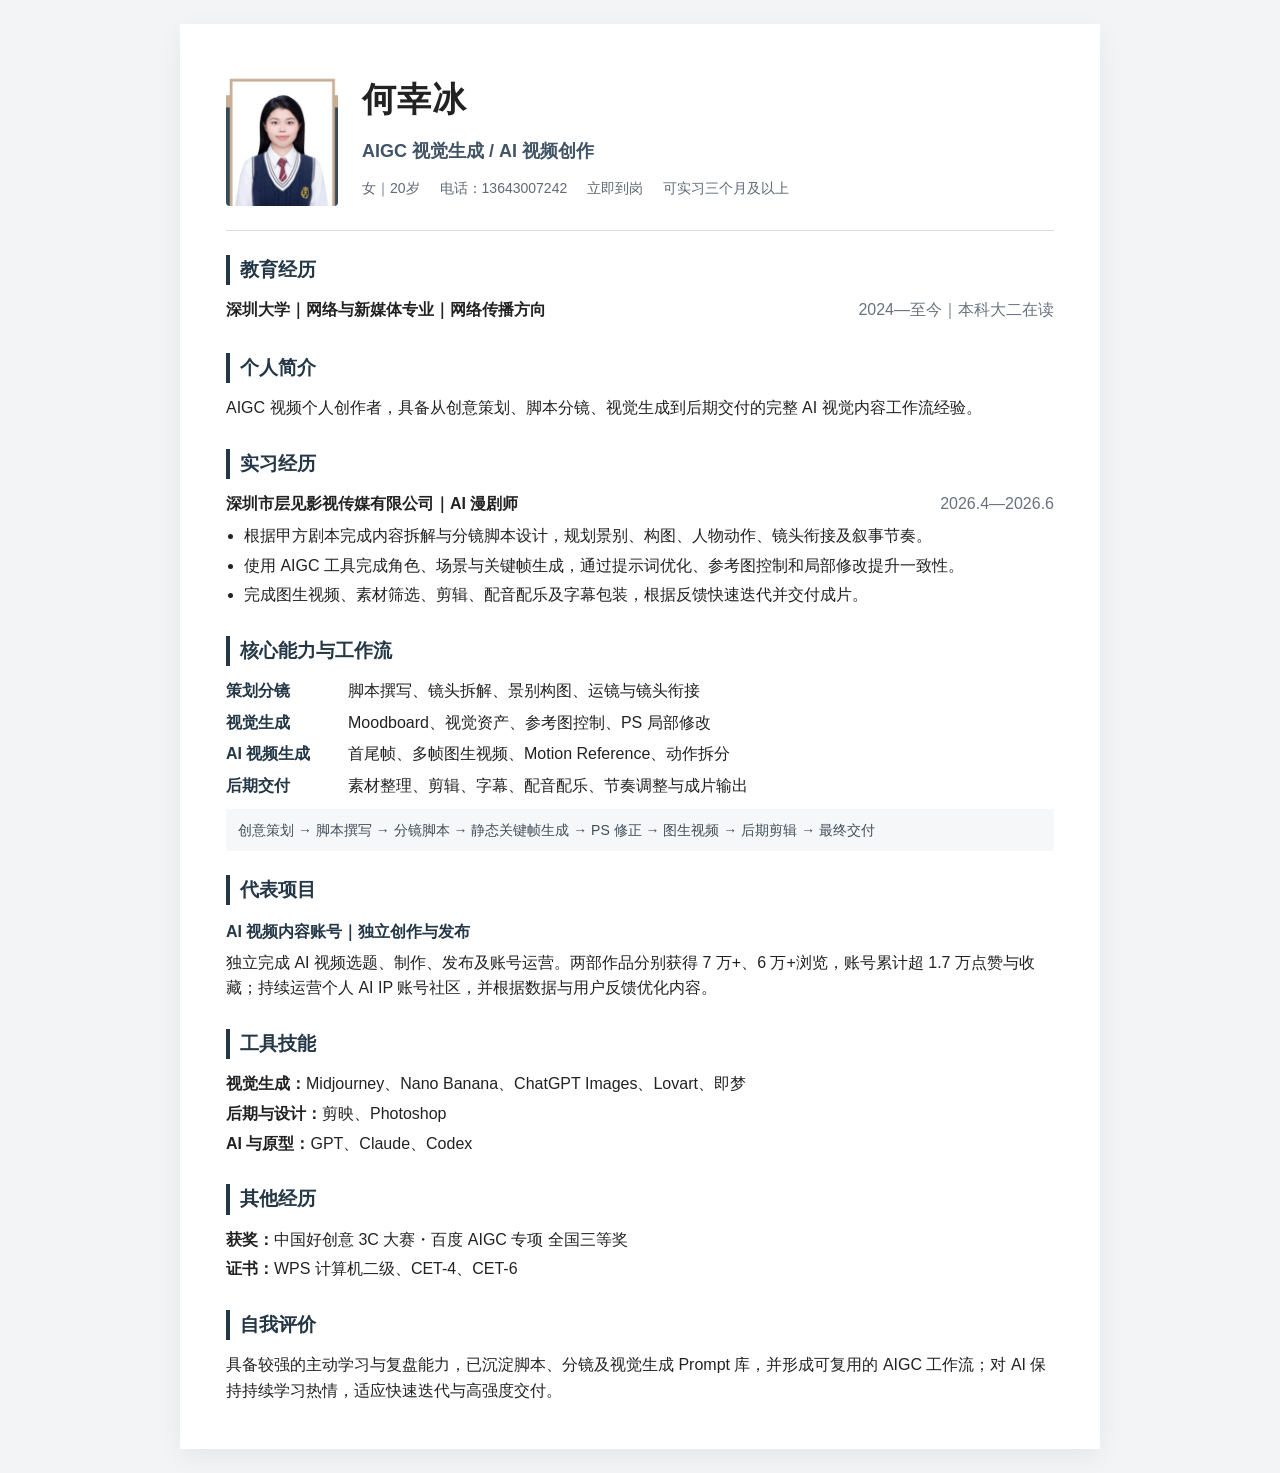
<file: assets/docs/cv.html>
<!DOCTYPE html>
<html lang="zh-CN">
<head>
<meta charset="UTF-8">
<meta name="viewport" content="width=device-width, initial-scale=1.0">
<title>何幸冰｜AIGC视觉生成简历</title>
<style>
  * { box-sizing: border-box; }
  body {
    margin: 0;
    background: #f3f4f6;
    color: #222;
    font-family: "PingFang SC","Microsoft YaHei",Arial,sans-serif;
    line-height: 1.6;
  }
  .page {
    width: min(920px, calc(100% - 32px));
    margin: 24px auto;
    background: #fff;
    padding: 42px 46px;
    box-shadow: 0 8px 24px rgba(0,0,0,.06);
  }
  header {
    display: grid;
    grid-template-columns: 112px 1fr;
    gap: 24px;
    align-items: center;
    padding-bottom: 24px;
    border-bottom: 1px solid #d9dde1;
  }
  .photo {
    width: 112px;
    height: 140px;
    object-fit: cover;
    object-position: center top;
    border-radius: 4px;
  }
  h1 {
    margin: 0 0 10px;
    font-size: 34px;
    font-weight: 700;
    letter-spacing: 1px;
  }
  .role {
    color: #425466;
    font-size: 18px;
    font-weight: 600;
    margin-bottom: 12px;
  }
  .contact {
    display: flex;
    flex-wrap: wrap;
    gap: 8px 20px;
    color: #606975;
    font-size: 14px;
  }
  section {
    padding-top: 24px;
  }
  h2 {
    margin: 0 0 12px;
    font-size: 19px;
    color: #243746;
    border-left: 4px solid #243746;
    padding-left: 10px;
  }
  h3 {
    margin: 14px 0 5px;
    font-size: 16px;
    color: #243746;
  }
  p {
    margin: 4px 0;
  }
  ul {
    margin: 6px 0 0 18px;
    padding: 0;
  }
  li {
    margin: 4px 0;
  }
  .row {
    display: flex;
    justify-content: space-between;
    gap: 18px;
    flex-wrap: wrap;
    margin-bottom: 6px;
  }
  .muted {
    color: #68727d;
  }
  .skills {
    display: grid;
    grid-template-columns: 110px 1fr;
    gap: 6px 12px;
  }
  .skills strong {
    color: #243746;
  }
  .workflow {
    margin-top: 10px;
    padding: 10px 12px;
    background: #f6f7f8;
    color: #3f4d59;
    font-size: 14px;
  }
  @media (max-width: 680px) {
    .page {
      width: 100%;
      margin: 0;
      padding: 24px 20px;
      box-shadow: none;
    }
    header {
      grid-template-columns: 88px 1fr;
      gap: 16px;
    }
    .photo {
      width: 88px;
      height: 112px;
    }
    h1 {
      font-size: 28px;
    }
    .skills {
      grid-template-columns: 1fr;
      gap: 2px;
    }
  }
  @media print {
    @page { size: A4; margin: 0; }
    body { background: #fff; }
    .page {
      width: 210mm;
      min-height: 297mm;
      margin: 0;
      padding: 13mm 15mm;
      box-shadow: none;
    }
    section { break-inside: avoid; }
  }
</style>
</head>
<body>
<main class="page">
  <header>
    <img class="photo" src="[data-uri]" alt="何幸冰证件照">
    <div>
      <h1>何幸冰</h1>
      <div class="role">AIGC 视觉生成 / AI 视频创作</div>
      <div class="contact">
        <span>女｜20岁</span>
        <span>电话：13643007242</span>
        <span>立即到岗</span>
        <span>可实习三个月及以上</span>
      </div>
    </div>
  </header>

  <section>
    <h2>教育经历</h2>
    <div class="row">
      <strong>深圳大学｜网络与新媒体专业｜网络传播方向</strong>
      <span class="muted">2024—至今｜本科大二在读</span>
    </div>
  </section>

  <section>
    <h2>个人简介</h2>
    <p>AIGC 视频个人创作者，具备从创意策划、脚本分镜、视觉生成到后期交付的完整 AI 视觉内容工作流经验。</p>
  </section>

  <section>
    <h2>实习经历</h2>
    <div class="row">
      <strong>深圳市层见影视传媒有限公司｜AI 漫剧师</strong>
      <span class="muted">2026.4—2026.6</span>
    </div>
    <ul>
      <li>根据甲方剧本完成内容拆解与分镜脚本设计，规划景别、构图、人物动作、镜头衔接及叙事节奏。</li>
      <li>使用 AIGC 工具完成角色、场景与关键帧生成，通过提示词优化、参考图控制和局部修改提升一致性。</li>
      <li>完成图生视频、素材筛选、剪辑、配音配乐及字幕包装，根据反馈快速迭代并交付成片。</li>
    </ul>
  </section>

  <section>
    <h2>核心能力与工作流</h2>
    <div class="skills">
      <strong>策划分镜</strong><span>脚本撰写、镜头拆解、景别构图、运镜与镜头衔接</span>
      <strong>视觉生成</strong><span>Moodboard、视觉资产、参考图控制、PS 局部修改</span>
      <strong>AI 视频生成</strong><span>首尾帧、多帧图生视频、Motion Reference、动作拆分</span>
      <strong>后期交付</strong><span>素材整理、剪辑、字幕、配音配乐、节奏调整与成片输出</span>
    </div>
    <div class="workflow">创意策划 → 脚本撰写 → 分镜脚本 → 静态关键帧生成 → PS 修正 → 图生视频 → 后期剪辑 → 最终交付</div>
  </section>

  <section>
    <h2>代表项目</h2>
    <h3>AI 视频内容账号｜独立创作与发布</h3>
    <p>独立完成 AI 视频选题、制作、发布及账号运营。两部作品分别获得 7 万+、6 万+浏览，账号累计超 1.7 万点赞与收藏；持续运营个人 AI IP 账号社区，并根据数据与用户反馈优化内容。</p>
  </section>

  <section>
    <h2>工具技能</h2>
    <p><strong>视觉生成：</strong>Midjourney、Nano Banana、ChatGPT Images、Lovart、即梦</p>
    <p><strong>后期与设计：</strong>剪映、Photoshop</p>
    <p><strong>AI 与原型：</strong>GPT、Claude、Codex</p>
  </section>

  <section>
    <h2>其他经历</h2>
    <p><strong>获奖：</strong>中国好创意 3C 大赛・百度 AIGC 专项 全国三等奖</p>
    <p><strong>证书：</strong>WPS 计算机二级、CET-4、CET-6</p>
  </section>

  <section>
    <h2>自我评价</h2>
    <p>具备较强的主动学习与复盘能力，已沉淀脚本、分镜及视觉生成 Prompt 库，并形成可复用的 AIGC 工作流；对 AI 保持持续学习热情，适应快速迭代与高强度交付。</p>
  </section>
</main>
</body>
</html>
</file>
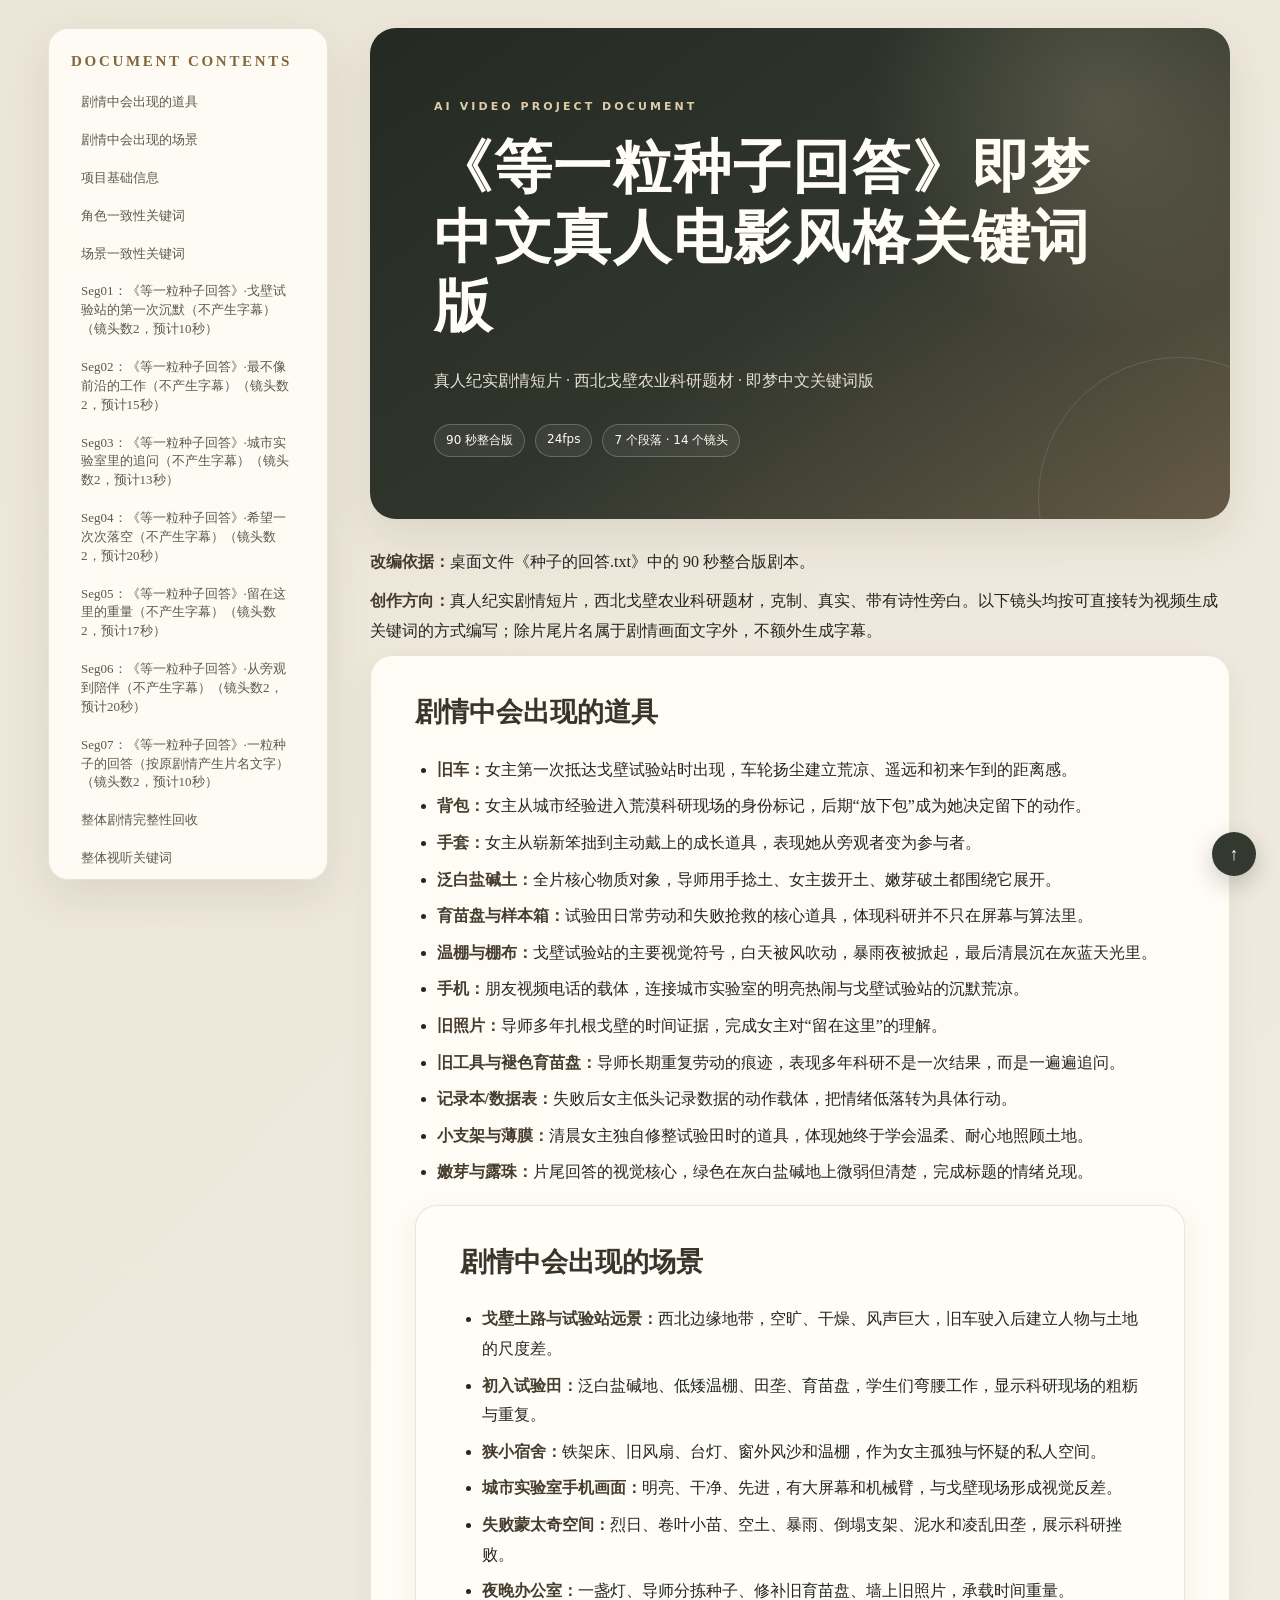
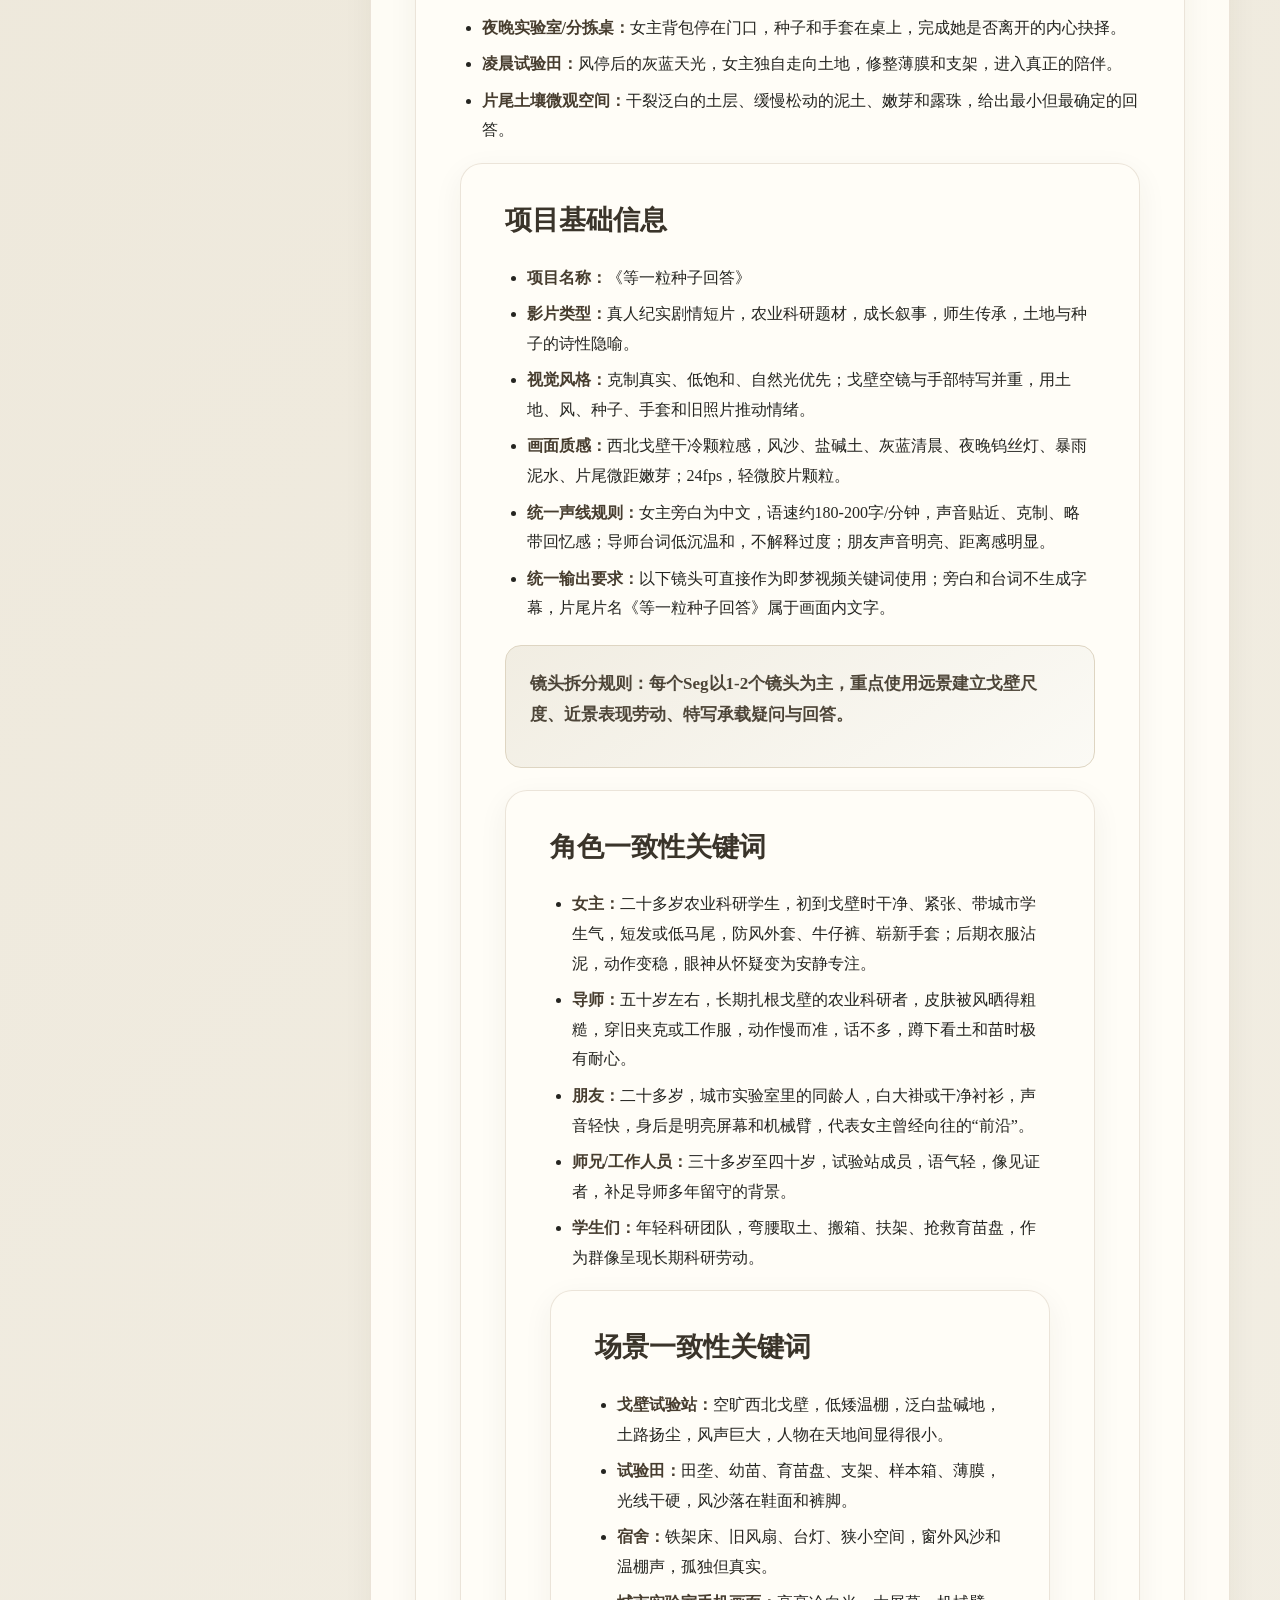
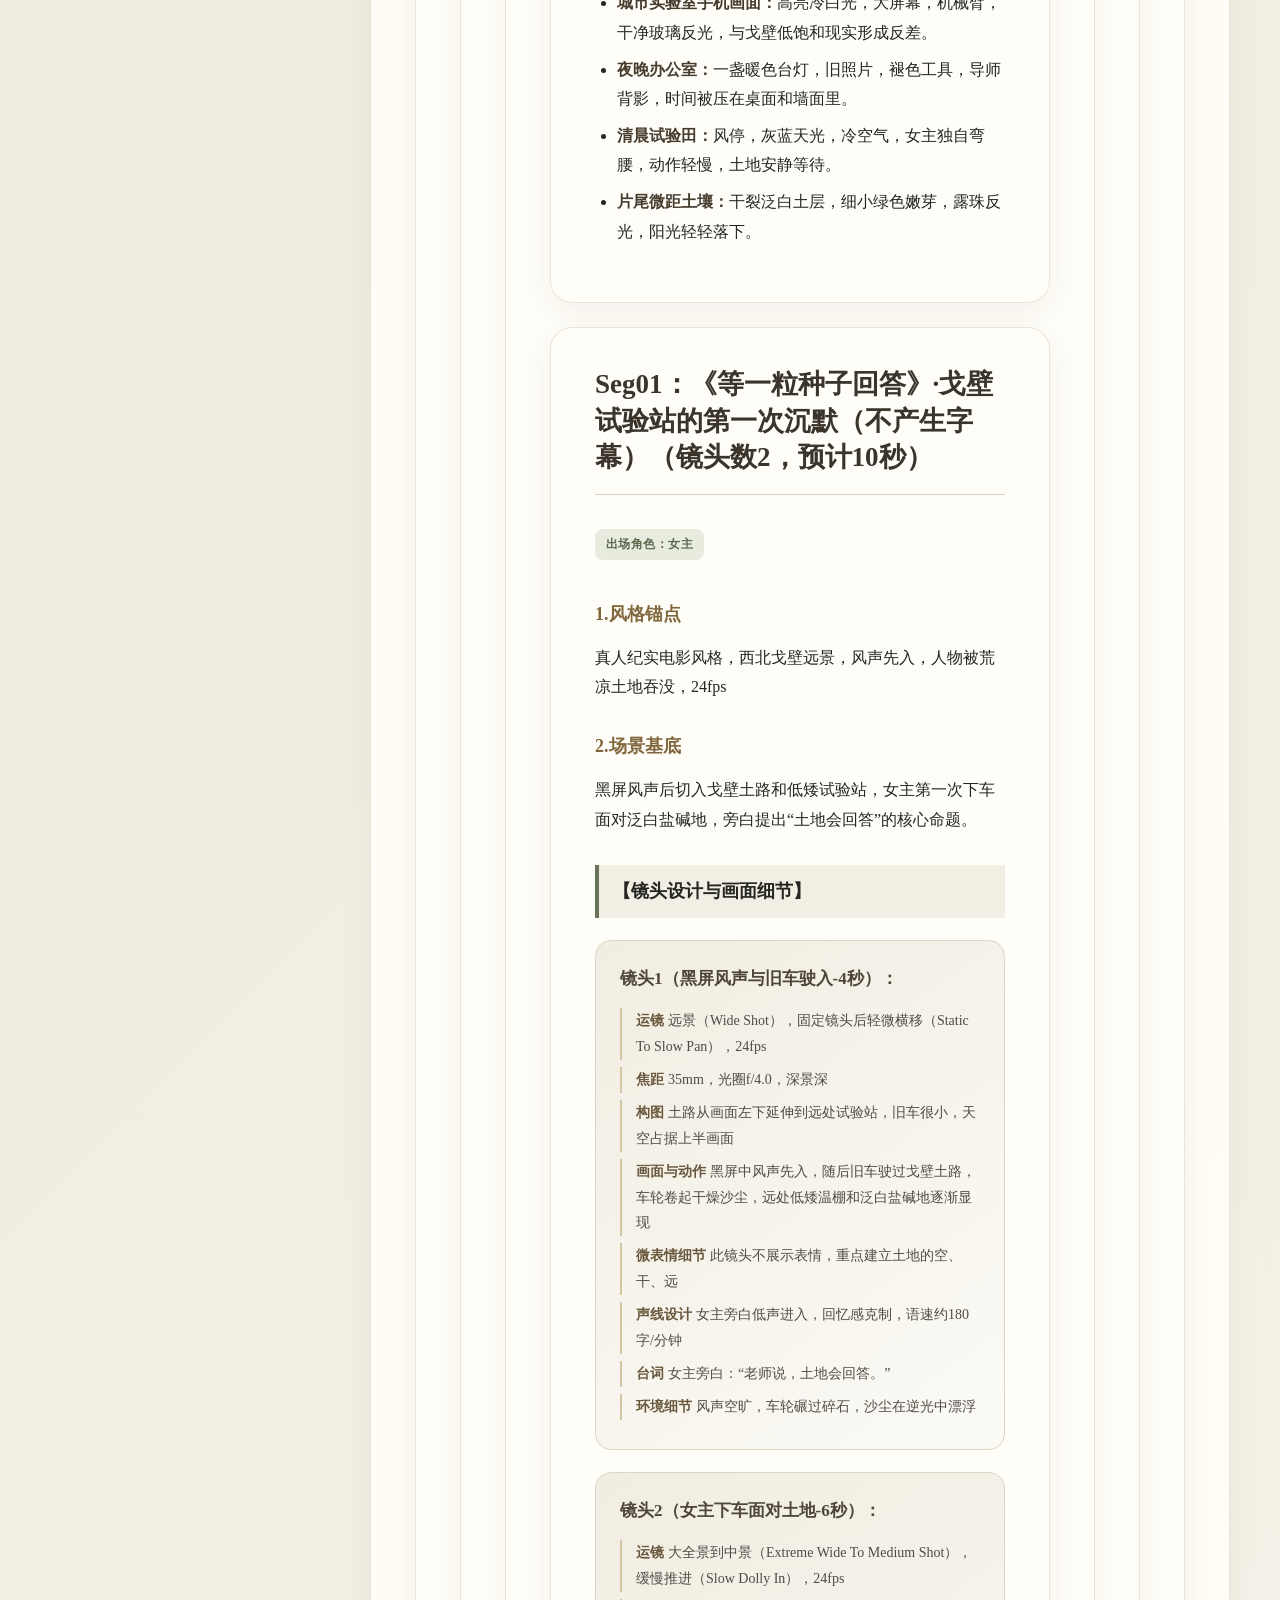
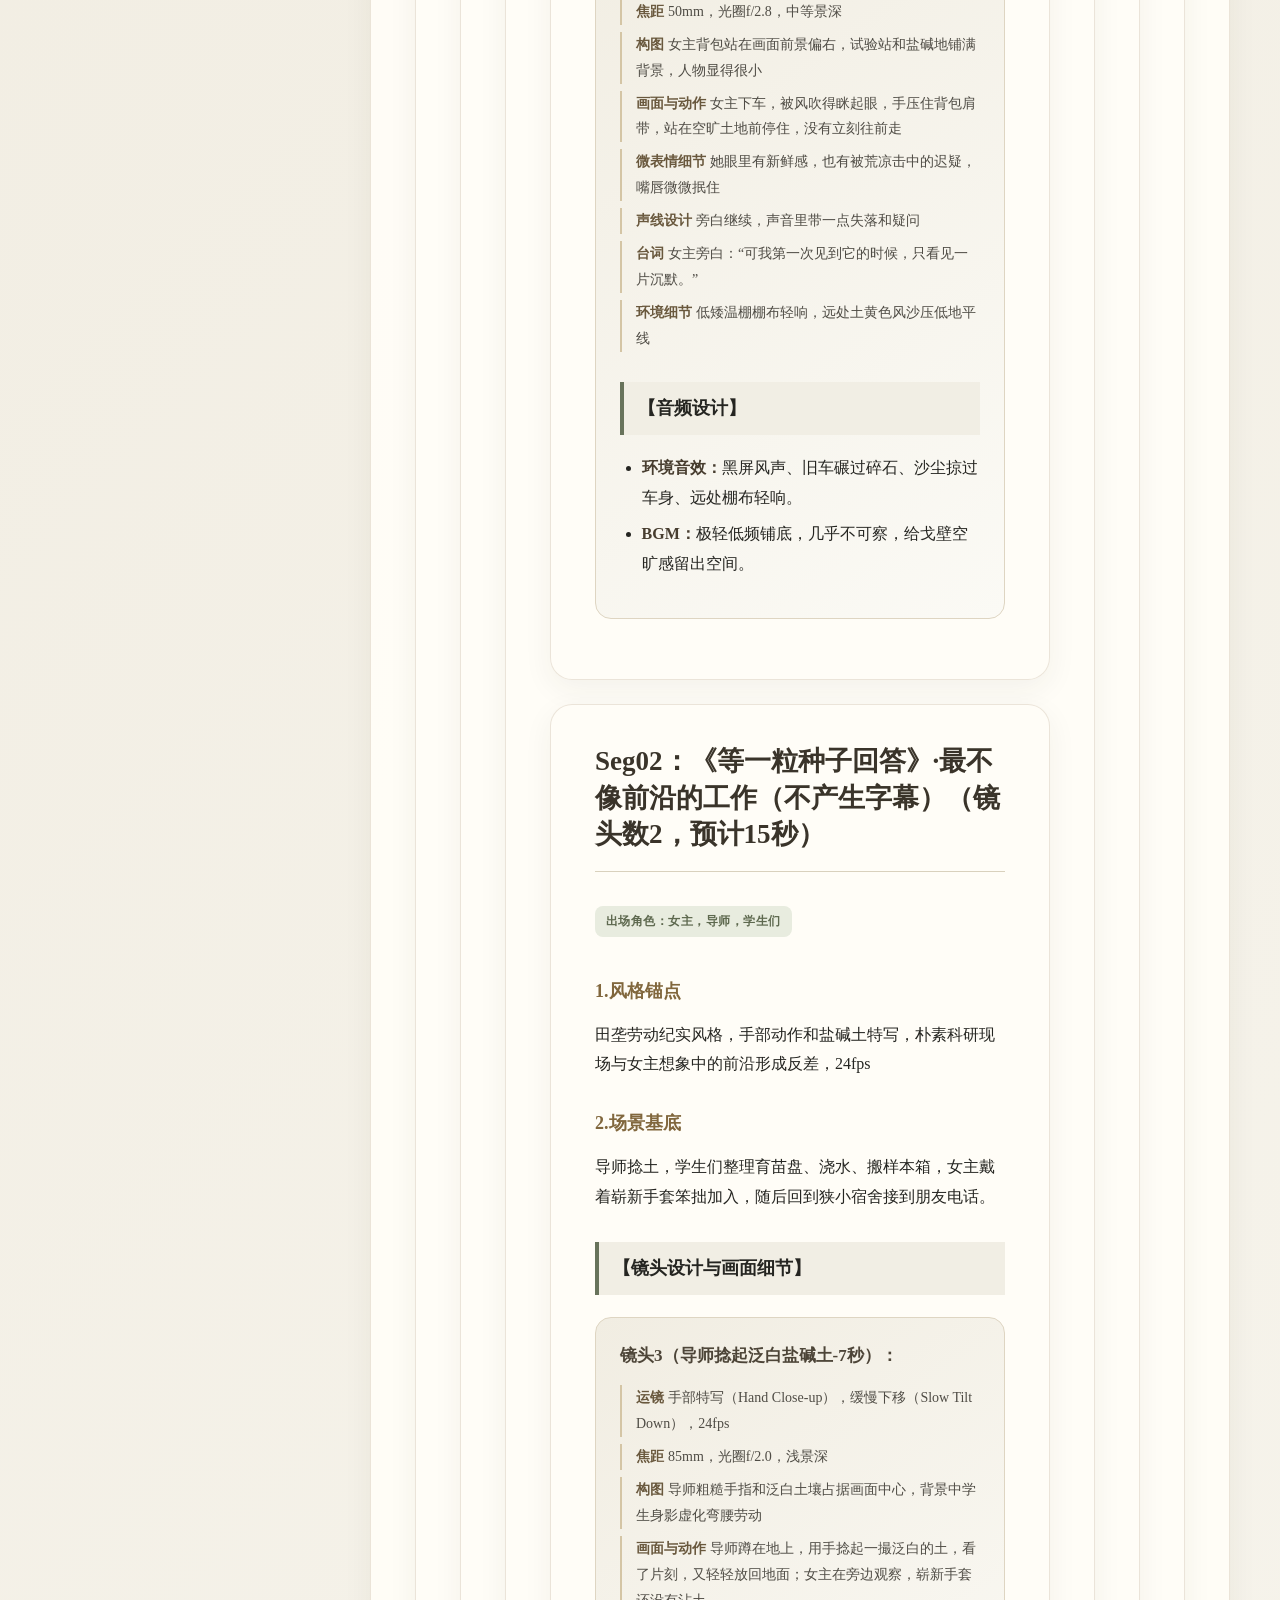
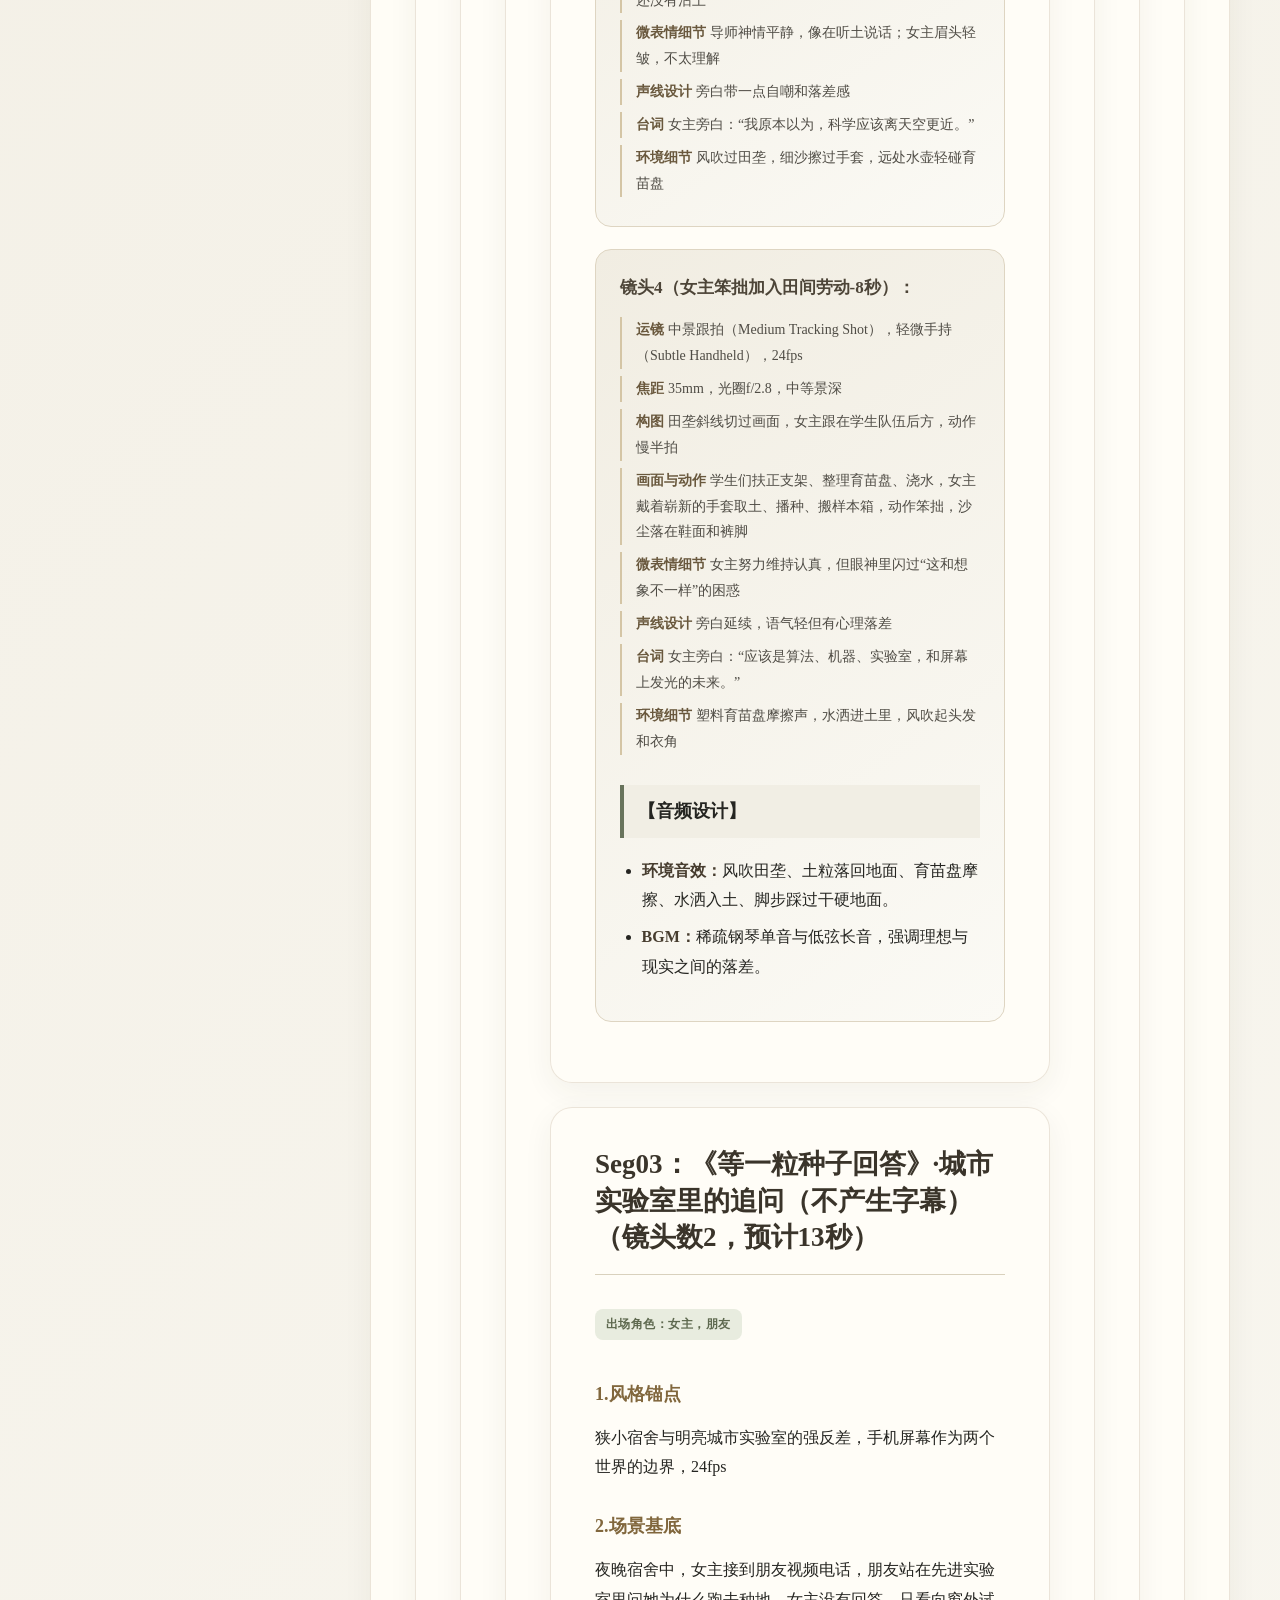
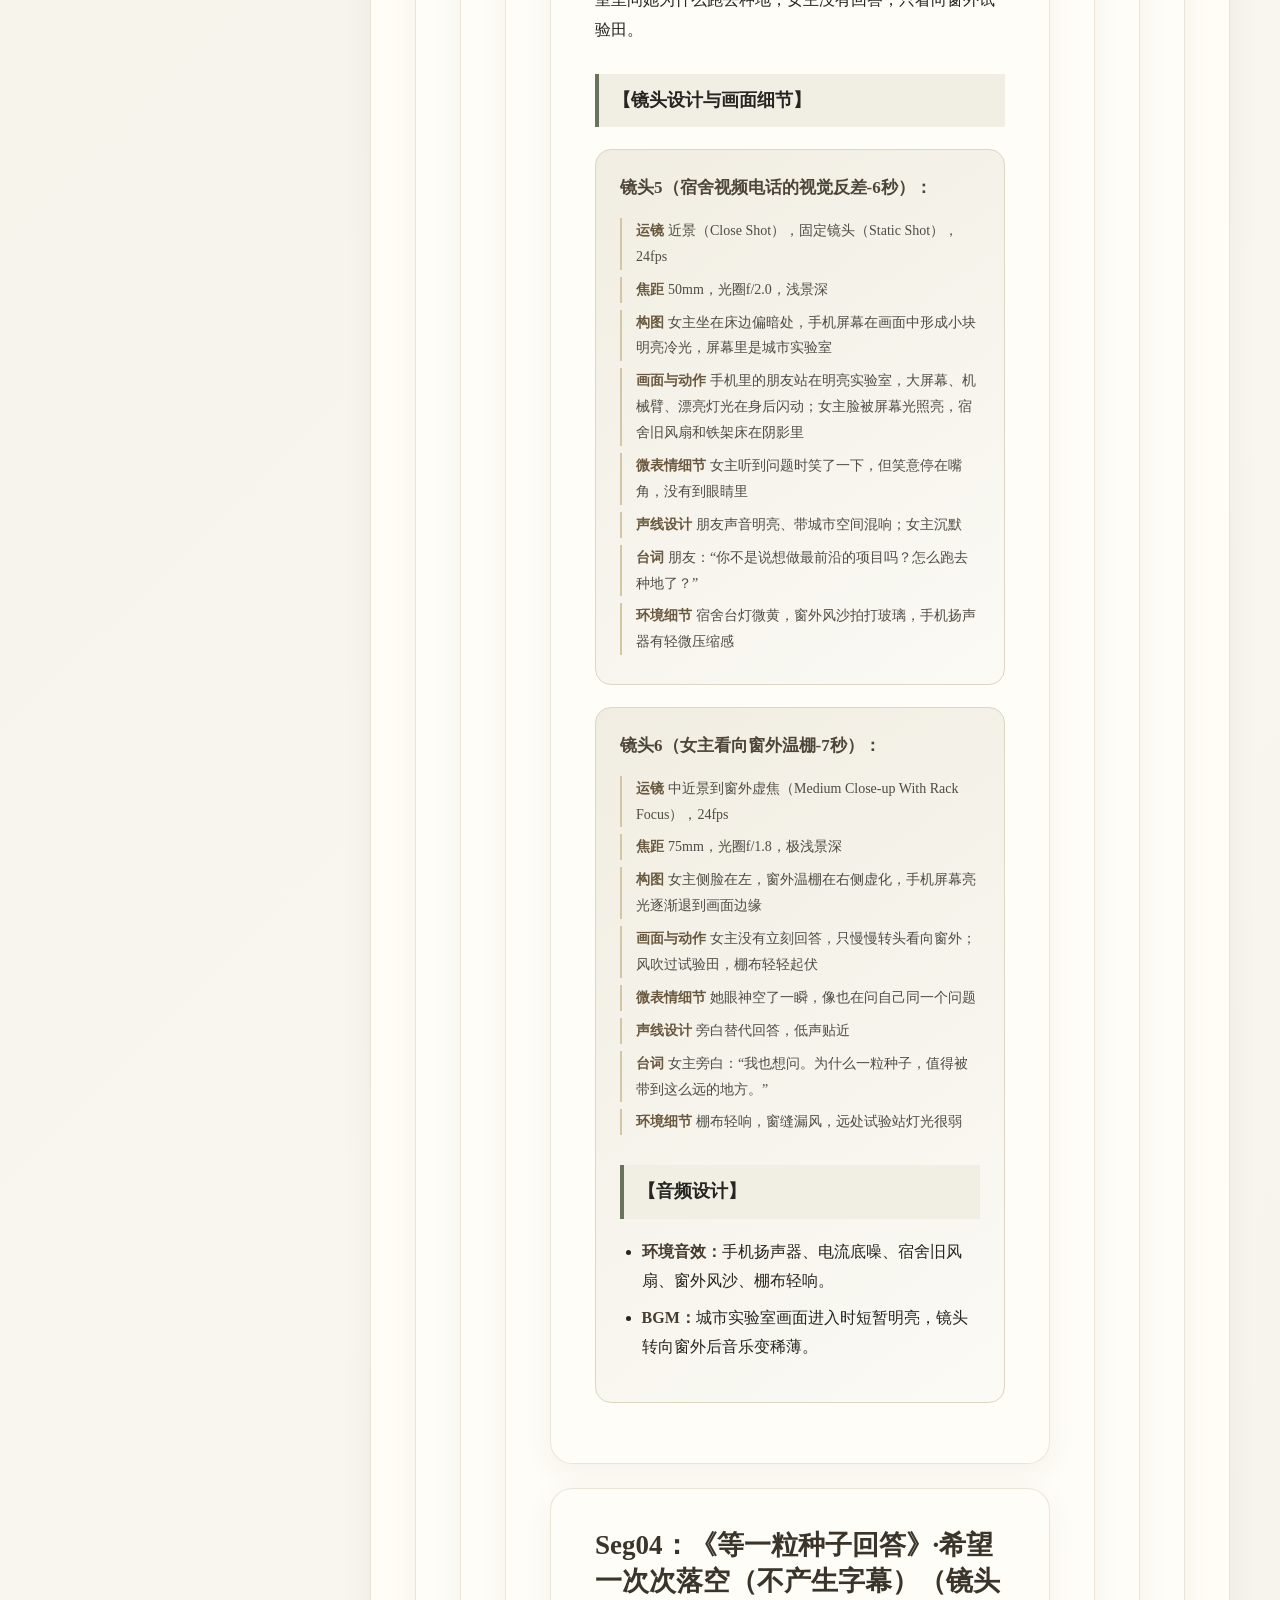
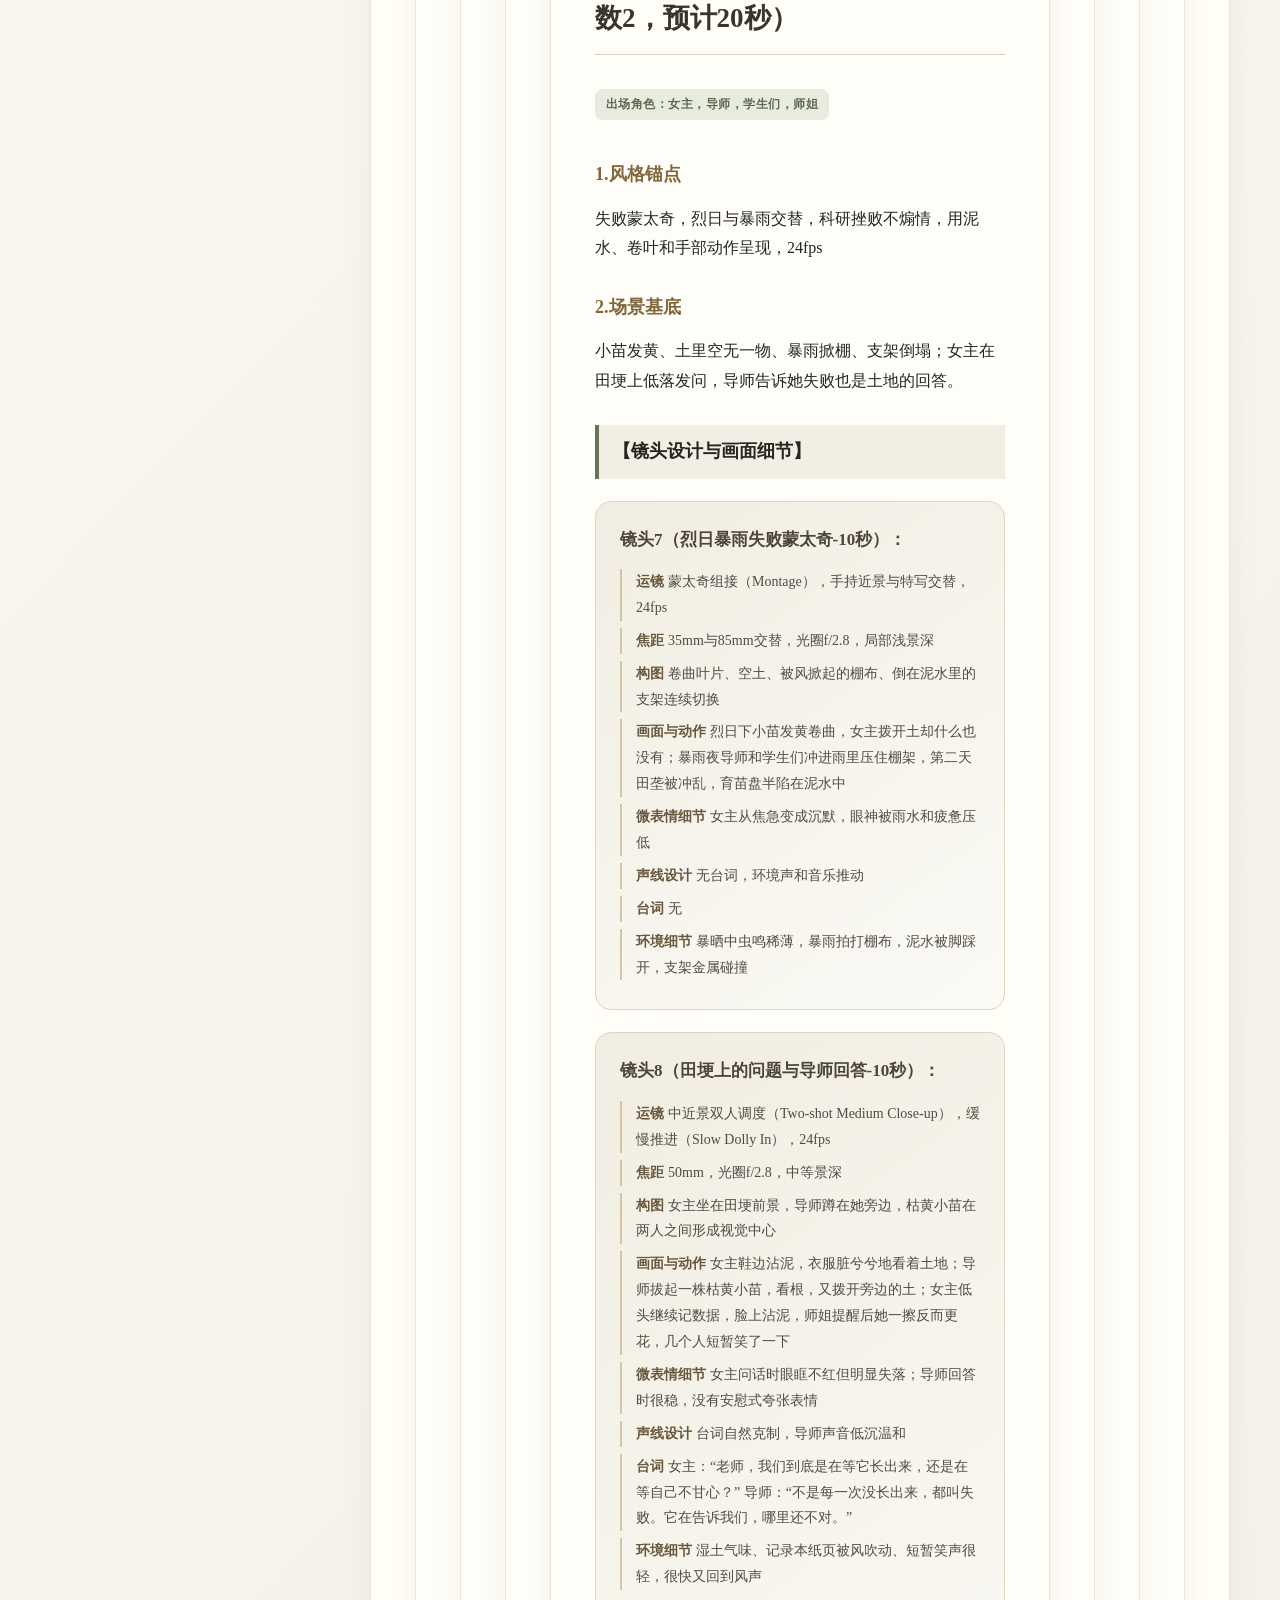
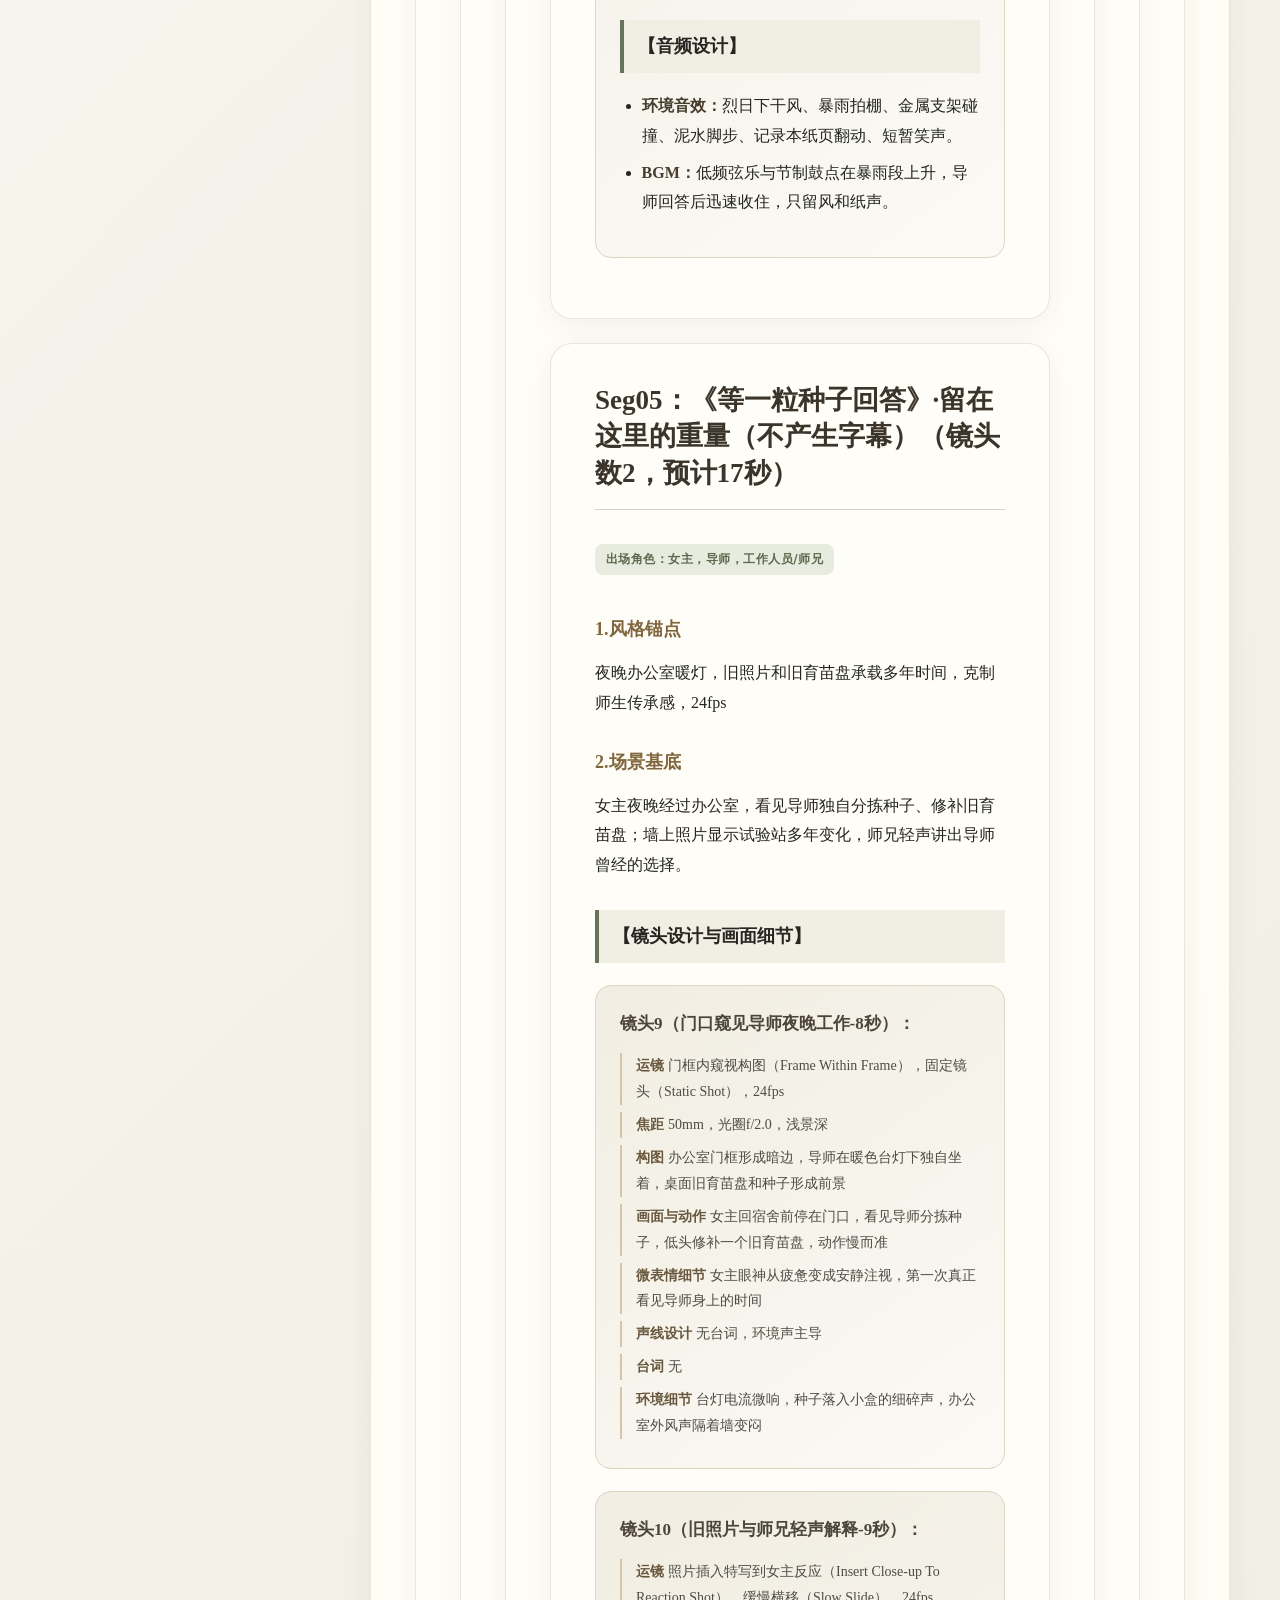
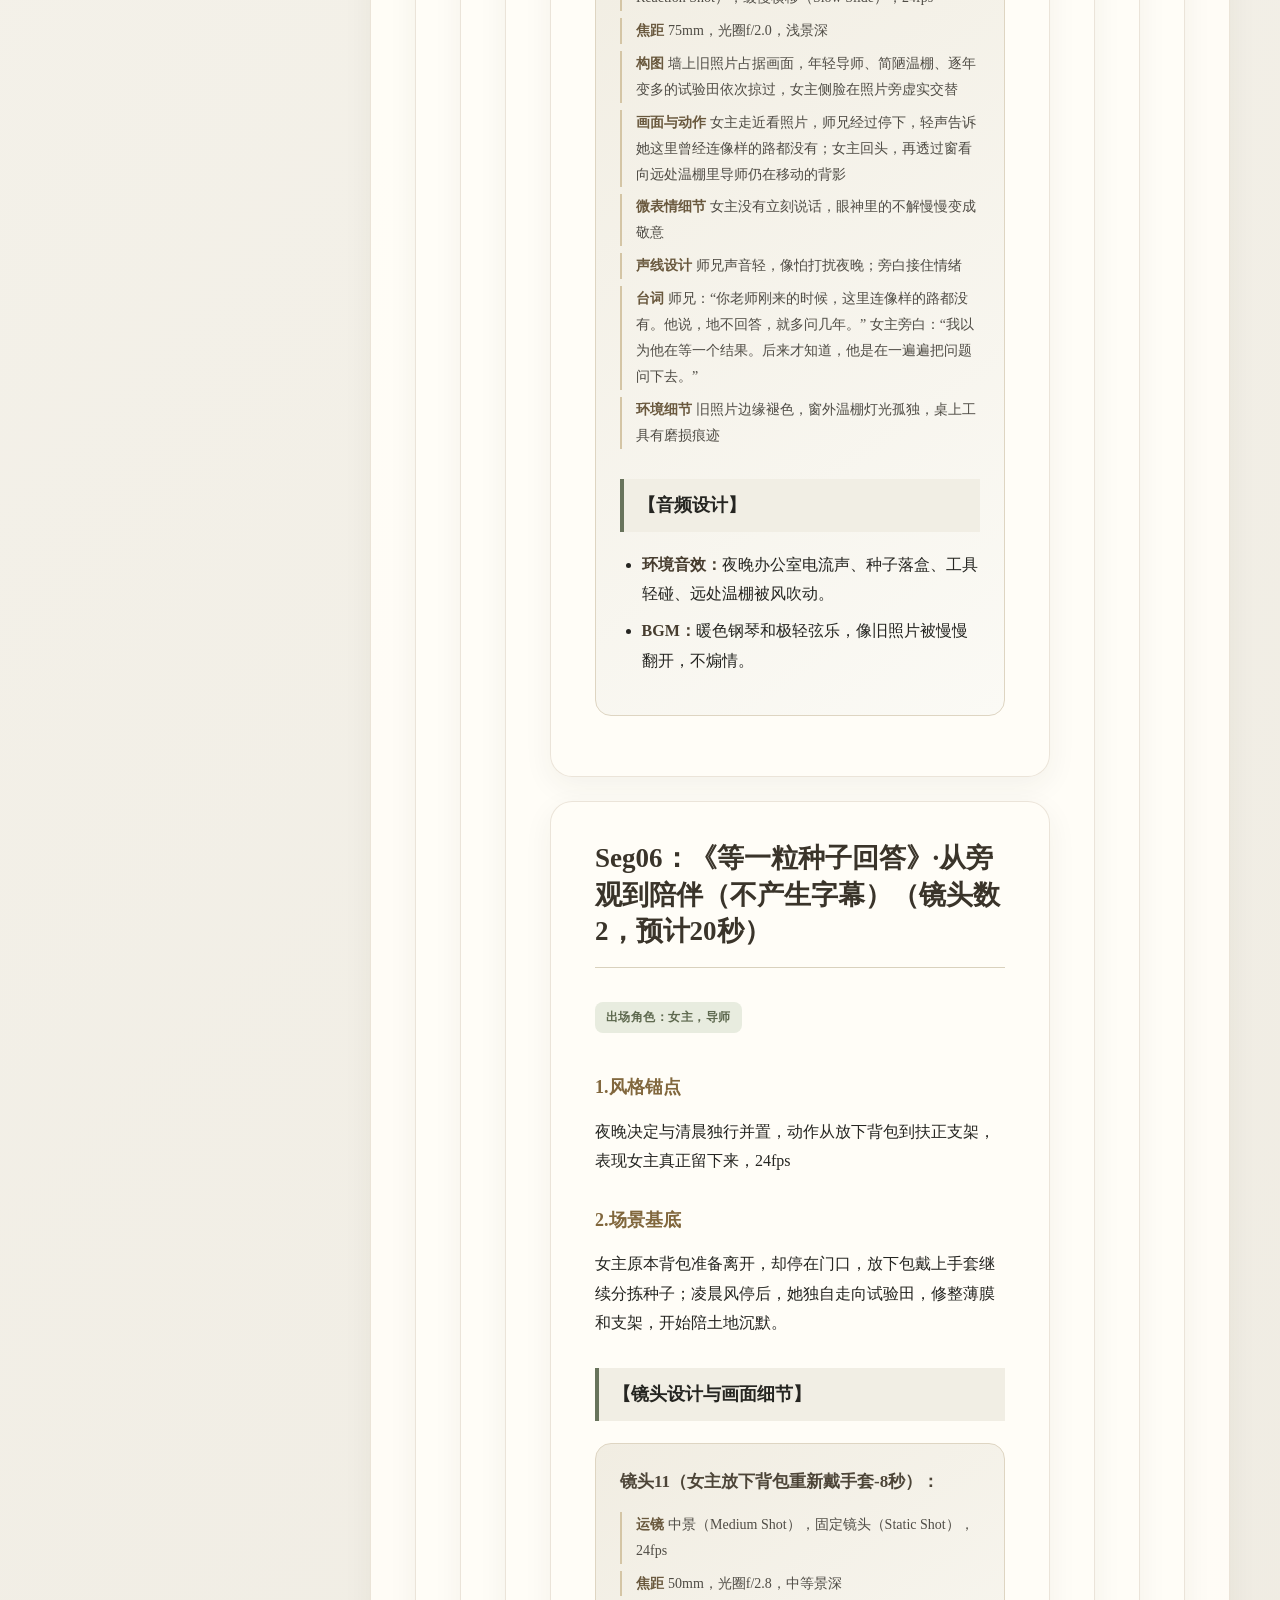
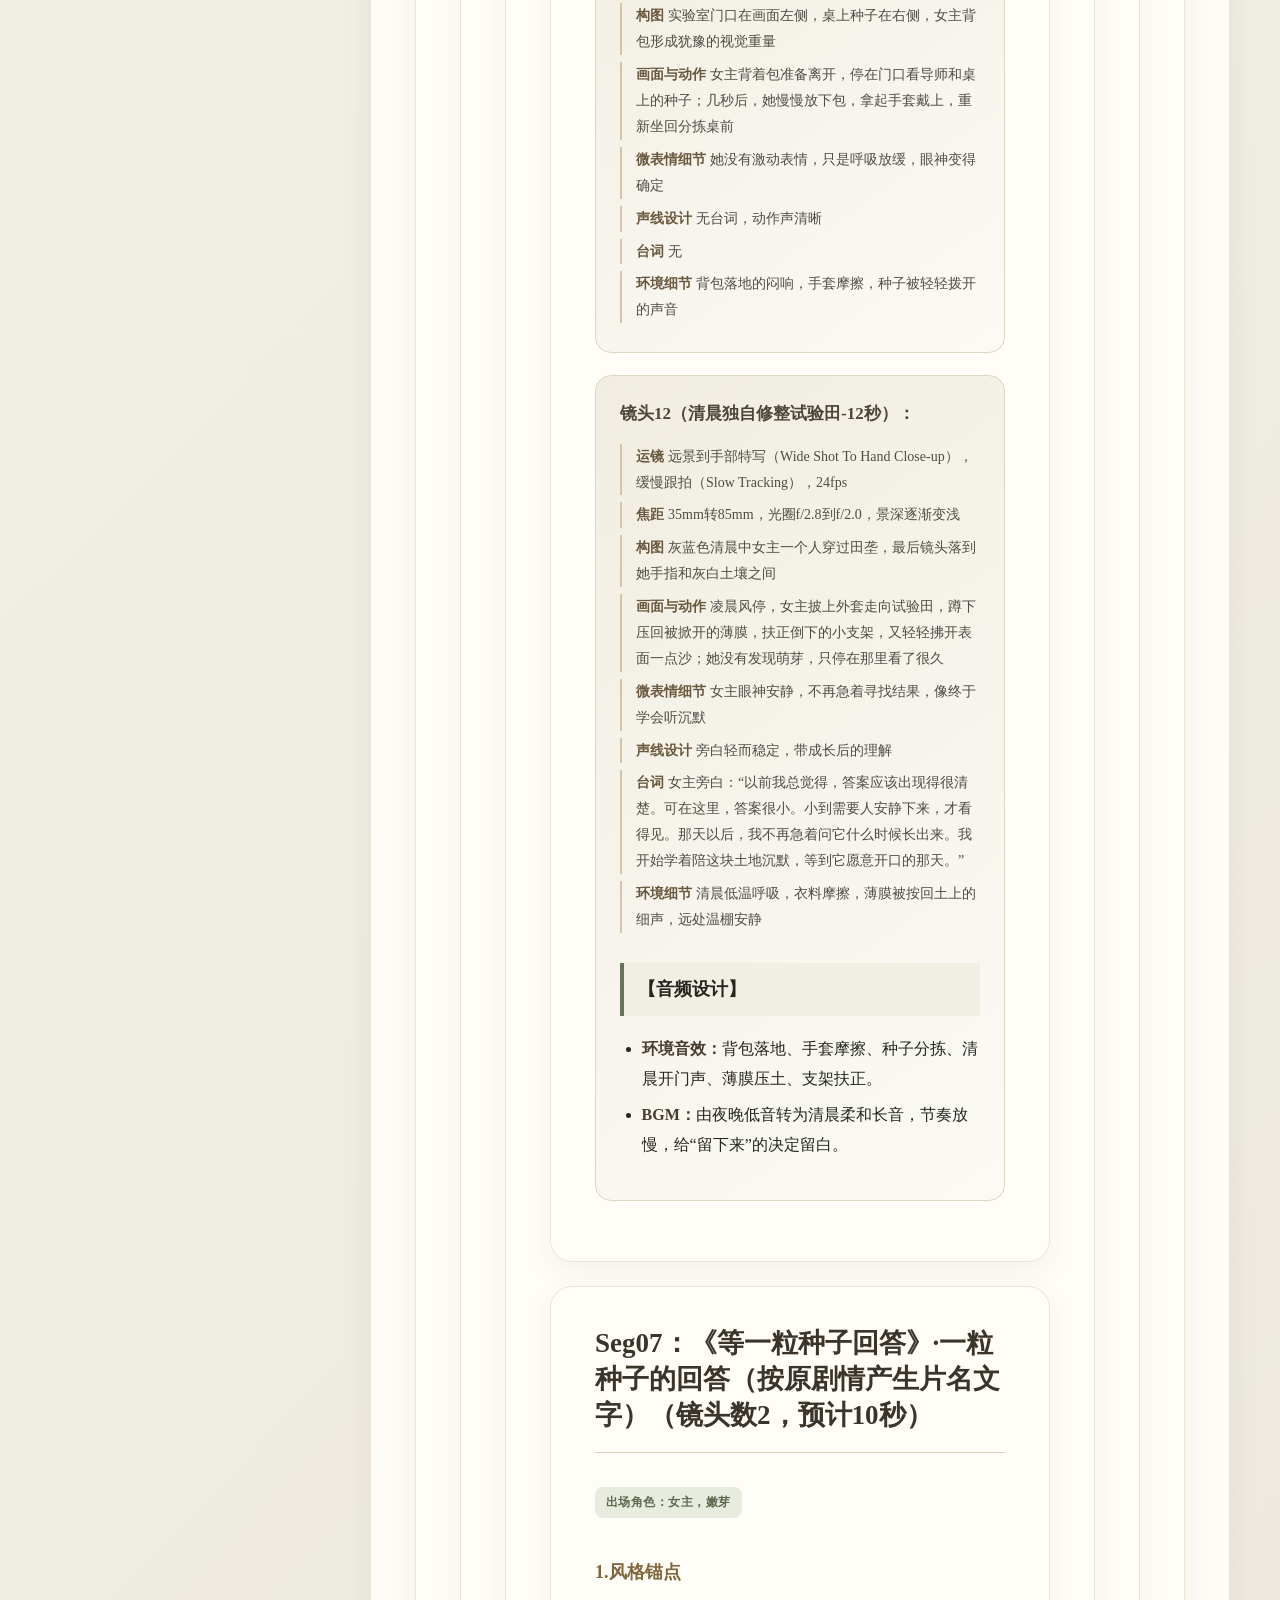
<file: assets/docs/seed.html>
<!doctype html>
<html lang="zh-CN">
<head>
<meta charset="utf-8">
<meta name="viewport" content="width=device-width, initial-scale=1">
<meta name="description" content="《等一粒种子回答》真人纪实剧情短片项目文档">
<title>《等一粒种子回答》即梦中文真人电影风格关键词版</title>
<style>
:root{--ink:#252521;--muted:#6d6b61;--paper:#f6f2e8;--card:#fffdf7;--line:#d9d1bd;--accent:#81673d;--green:#68735b;--shadow:0 16px 45px rgba(56,45,28,.10)}
*{box-sizing:border-box} html{scroll-behavior:smooth} body{margin:0;background:linear-gradient(135deg,#ece6d8,#f8f6ef 45%,#e8e3d8);color:var(--ink);font-family:"Noto Serif SC","Source Han Serif SC","Songti SC",serif;line-height:1.85}
a{color:inherit} .layout{display:grid;grid-template-columns:280px minmax(0,860px);gap:42px;max-width:1240px;margin:auto;padding:28px}
.sidebar{position:sticky;top:24px;align-self:start;max-height:calc(100vh - 48px);overflow:auto;background:rgba(255,253,247,.9);backdrop-filter:blur(12px);border:1px solid rgba(129,103,61,.16);border-radius:20px;padding:22px;box-shadow:var(--shadow)}
.sidebar h2{font-size:15px;letter-spacing:.18em;margin:0 0 14px;color:var(--accent)} .toc{display:flex;flex-direction:column;gap:3px} .toc a{text-decoration:none;font-size:13px;line-height:1.45;padding:8px 10px;border-radius:9px;color:#5d594f} .toc a:hover{background:#ede6d7;color:#362f25}
main{min-width:0} .hero{position:relative;overflow:hidden;padding:72px 64px 62px;border-radius:26px;background:radial-gradient(circle at 85% 15%,rgba(208,194,155,.22),transparent 28%),linear-gradient(145deg,#242922,#31362d 52%,#655a46);color:#fffdf5;box-shadow:var(--shadow);margin-bottom:28px} .hero:after{content:"";position:absolute;width:280px;height:280px;border:1px solid rgba(255,255,255,.12);border-radius:50%;right:-90px;bottom:-120px}
.hero-kicker{font:600 11px/1.2 system-ui,sans-serif;letter-spacing:.28em;color:#dbcda9;margin-bottom:20px} h1{font-size:clamp(34px,5vw,58px);line-height:1.2;margin:0;max-width:700px;letter-spacing:.03em} .hero-subtitle{font-size:16px;color:#e6dfcf;margin:24px 0 28px} .hero-meta{display:flex;flex-wrap:wrap;gap:10px} .hero-meta span{font:12px system-ui,sans-serif;border:1px solid rgba(255,255,255,.22);padding:7px 11px;border-radius:999px;background:rgba(255,255,255,.06)}
.content-section,.segment{background:rgba(255,253,247,.94);border:1px solid rgba(129,103,61,.16);border-radius:22px;padding:38px 44px;margin:0 0 24px;box-shadow:0 9px 30px rgba(56,45,28,.06);scroll-margin-top:24px} h2{font-size:27px;line-height:1.35;margin:0 0 24px;color:#3a342a} .segment>h2{padding-bottom:18px;border-bottom:1px solid var(--line)} h3.numbered{font-size:18px;margin:28px 0 12px;color:var(--accent)} .bracket-title{font-size:18px;margin:30px 0 18px;padding:10px 14px;border-left:4px solid var(--green);background:#f1eee4} p{margin:10px 0} ul{padding-left:1.35em;margin:12px 0 18px} li{margin:7px 0} strong{color:#473d2f}
.cast{display:inline-block;font:600 12px system-ui,sans-serif;letter-spacing:.04em;color:#5e694f;background:#e8ecdf;padding:7px 11px;border-radius:8px;margin-right:6px} .duration{display:inline-block;font:12px system-ui,sans-serif;color:#746851;background:#eee5d5;padding:7px 11px;border-radius:8px}
.shot-card{margin:22px 0;padding:22px 24px;border-radius:16px;background:linear-gradient(145deg,#f1ede2,#fbfaf5);border:1px solid #ded5c2} .shot-card h4{font-size:17px;margin:0 0 14px;color:#4d4538} .detail{font-size:14px;margin:7px 0;padding-left:14px;border-left:2px solid #d4c5a5;color:#4f4c45} .detail span{font-weight:700;color:#69583d;margin-right:4px}
.backtop{position:fixed;right:24px;bottom:24px;width:44px;height:44px;border:0;border-radius:50%;background:#343930;color:white;box-shadow:0 8px 25px rgba(0,0,0,.2);cursor:pointer;font-size:18px}
@media(max-width:920px){.layout{display:block;padding:14px}.sidebar{position:relative;top:0;max-height:none;margin-bottom:16px}.toc{display:grid;grid-template-columns:repeat(2,minmax(0,1fr))}.hero{padding:48px 28px}.content-section,.segment{padding:28px 22px}}
@media(max-width:520px){.toc{grid-template-columns:1fr}h1{font-size:34px}h2{font-size:23px}.hero-meta{gap:6px}}
@media print{body{background:white}.layout{display:block;max-width:none;padding:0}.sidebar,.backtop{display:none}.hero{border-radius:0;box-shadow:none;break-after:page}.content-section,.segment{box-shadow:none;border:0;border-radius:0;padding:18mm 15mm;margin:0;break-inside:auto}.shot-card{break-inside:avoid}}
</style>
</head>
<body id="top">
<div class="layout">
<aside class="sidebar"><h2>DOCUMENT CONTENTS</h2><nav class="toc"><a href="#剧情中会出现的道具-1">剧情中会出现的道具</a><a href="#剧情中会出现的场景-2">剧情中会出现的场景</a><a href="#项目基础信息-3">项目基础信息</a><a href="#角色一致性关键词-4">角色一致性关键词</a><a href="#场景一致性关键词-5">场景一致性关键词</a><a href="#Seg01-等一粒种子回答-戈壁试验站的第一次沉默-不产生字幕-镜头数2-6">Seg01：《等一粒种子回答》·戈壁试验站的第一次沉默（不产生字幕）（镜头数2，预计10秒）</a><a href="#Seg02-等一粒种子回答-最不像前沿的工作-不产生字幕-镜头数2-预计-7">Seg02：《等一粒种子回答》·最不像前沿的工作（不产生字幕）（镜头数2，预计15秒）</a><a href="#Seg03-等一粒种子回答-城市实验室里的追问-不产生字幕-镜头数2-预-8">Seg03：《等一粒种子回答》·城市实验室里的追问（不产生字幕）（镜头数2，预计13秒）</a><a href="#Seg04-等一粒种子回答-希望一次次落空-不产生字幕-镜头数2-预计2-9">Seg04：《等一粒种子回答》·希望一次次落空（不产生字幕）（镜头数2，预计20秒）</a><a href="#Seg05-等一粒种子回答-留在这里的重量-不产生字幕-镜头数2-预计1-10">Seg05：《等一粒种子回答》·留在这里的重量（不产生字幕）（镜头数2，预计17秒）</a><a href="#Seg06-等一粒种子回答-从旁观到陪伴-不产生字幕-镜头数2-预计20-11">Seg06：《等一粒种子回答》·从旁观到陪伴（不产生字幕）（镜头数2，预计20秒）</a><a href="#Seg07-等一粒种子回答-一粒种子的回答-按原剧情产生片名文字-镜头数-12">Seg07：《等一粒种子回答》·一粒种子的回答（按原剧情产生片名文字）（镜头数2，预计10秒）</a><a href="#整体剧情完整性回收-13">整体剧情完整性回收</a><a href="#整体视听关键词-14">整体视听关键词</a></nav></aside>
<main><header class="hero">
  <div class="hero-kicker">AI VIDEO PROJECT DOCUMENT</div>
  <h1>《等一粒种子回答》即梦中文真人电影风格关键词版</h1>
  <p class="hero-subtitle">真人纪实剧情短片 · 西北戈壁农业科研题材 · 即梦中文关键词版</p>
  <div class="hero-meta"><span>90 秒整合版</span><span>24fps</span><span>7 个段落 · 14 个镜头</span></div>
</header><p><strong>改编依据：</strong>桌面文件《种子的回答.txt》中的 90 秒整合版剧本。</p><p><strong>创作方向：</strong>真人纪实剧情短片，西北戈壁农业科研题材，克制、真实、带有诗性旁白。以下镜头均按可直接转为视频生成关键词的方式编写；除片尾片名属于剧情画面文字外，不额外生成字幕。</p><section class="content-section" id="剧情中会出现的道具-1"><h2>剧情中会出现的道具</h2><ul><li><strong>旧车：</strong>女主第一次抵达戈壁试验站时出现，车轮扬尘建立荒凉、遥远和初来乍到的距离感。</li><li><strong>背包：</strong>女主从城市经验进入荒漠科研现场的身份标记，后期“放下包”成为她决定留下的动作。</li><li><strong>手套：</strong>女主从崭新笨拙到主动戴上的成长道具，表现她从旁观者变为参与者。</li><li><strong>泛白盐碱土：</strong>全片核心物质对象，导师用手捻土、女主拨开土、嫩芽破土都围绕它展开。</li><li><strong>育苗盘与样本箱：</strong>试验田日常劳动和失败抢救的核心道具，体现科研并不只在屏幕与算法里。</li><li><strong>温棚与棚布：</strong>戈壁试验站的主要视觉符号，白天被风吹动，暴雨夜被掀起，最后清晨沉在灰蓝天光里。</li><li><strong>手机：</strong>朋友视频电话的载体，连接城市实验室的明亮热闹与戈壁试验站的沉默荒凉。</li><li><strong>旧照片：</strong>导师多年扎根戈壁的时间证据，完成女主对“留在这里”的理解。</li><li><strong>旧工具与褪色育苗盘：</strong>导师长期重复劳动的痕迹，表现多年科研不是一次结果，而是一遍遍追问。</li><li><strong>记录本/数据表：</strong>失败后女主低头记录数据的动作载体，把情绪低落转为具体行动。</li><li><strong>小支架与薄膜：</strong>清晨女主独自修整试验田时的道具，体现她终于学会温柔、耐心地照顾土地。</li><li><strong>嫩芽与露珠：</strong>片尾回答的视觉核心，绿色在灰白盐碱地上微弱但清楚，完成标题的情绪兑现。</li></ul><section class="content-section" id="剧情中会出现的场景-2"><h2>剧情中会出现的场景</h2><ul><li><strong>戈壁土路与试验站远景：</strong>西北边缘地带，空旷、干燥、风声巨大，旧车驶入后建立人物与土地的尺度差。</li><li><strong>初入试验田：</strong>泛白盐碱地、低矮温棚、田垄、育苗盘，学生们弯腰工作，显示科研现场的粗粝与重复。</li><li><strong>狭小宿舍：</strong>铁架床、旧风扇、台灯、窗外风沙和温棚，作为女主孤独与怀疑的私人空间。</li><li><strong>城市实验室手机画面：</strong>明亮、干净、先进，有大屏幕和机械臂，与戈壁现场形成视觉反差。</li><li><strong>失败蒙太奇空间：</strong>烈日、卷叶小苗、空土、暴雨、倒塌支架、泥水和凌乱田垄，展示科研挫败。</li><li><strong>夜晚办公室：</strong>一盏灯、导师分拣种子、修补旧育苗盘、墙上旧照片，承载时间重量。</li><li><strong>夜晚实验室/分拣桌：</strong>女主背包停在门口，种子和手套在桌上，完成她是否离开的内心抉择。</li><li><strong>凌晨试验田：</strong>风停后的灰蓝天光，女主独自走向土地，修整薄膜和支架，进入真正的陪伴。</li><li><strong>片尾土壤微观空间：</strong>干裂泛白的土层、缓慢松动的泥土、嫩芽和露珠，给出最小但最确定的回答。</li></ul><section class="content-section" id="项目基础信息-3"><h2>项目基础信息</h2><ul><li><strong>项目名称：</strong>《等一粒种子回答》</li><li><strong>影片类型：</strong>真人纪实剧情短片，农业科研题材，成长叙事，师生传承，土地与种子的诗性隐喻。</li><li><strong>视觉风格：</strong>克制真实、低饱和、自然光优先；戈壁空镜与手部特写并重，用土地、风、种子、手套和旧照片推动情绪。</li><li><strong>画面质感：</strong>西北戈壁干冷颗粒感，风沙、盐碱土、灰蓝清晨、夜晚钨丝灯、暴雨泥水、片尾微距嫩芽；24fps，轻微胶片颗粒。</li><li><strong>统一声线规则：</strong>女主旁白为中文，语速约180-200字/分钟，声音贴近、克制、略带回忆感；导师台词低沉温和，不解释过度；朋友声音明亮、距离感明显。</li><li><strong>统一输出要求：</strong>以下镜头可直接作为即梦视频关键词使用；旁白和台词不生成字幕，片尾片名《等一粒种子回答》属于画面内文字。</li></ul><div class="shot-card"><h4>镜头拆分规则：每个Seg以1-2个镜头为主，重点使用远景建立戈壁尺度、近景表现劳动、特写承载疑问与回答。</h4></div><section class="content-section" id="角色一致性关键词-4"><h2>角色一致性关键词</h2><ul><li><strong>女主：</strong>二十多岁农业科研学生，初到戈壁时干净、紧张、带城市学生气，短发或低马尾，防风外套、牛仔裤、崭新手套；后期衣服沾泥，动作变稳，眼神从怀疑变为安静专注。</li><li><strong>导师：</strong>五十岁左右，长期扎根戈壁的农业科研者，皮肤被风晒得粗糙，穿旧夹克或工作服，动作慢而准，话不多，蹲下看土和苗时极有耐心。</li><li><strong>朋友：</strong>二十多岁，城市实验室里的同龄人，白大褂或干净衬衫，声音轻快，身后是明亮屏幕和机械臂，代表女主曾经向往的“前沿”。</li><li><strong>师兄/工作人员：</strong>三十多岁至四十岁，试验站成员，语气轻，像见证者，补足导师多年留守的背景。</li><li><strong>学生们：</strong>年轻科研团队，弯腰取土、搬箱、扶架、抢救育苗盘，作为群像呈现长期科研劳动。</li></ul><section class="content-section" id="场景一致性关键词-5"><h2>场景一致性关键词</h2><ul><li><strong>戈壁试验站：</strong>空旷西北戈壁，低矮温棚，泛白盐碱地，土路扬尘，风声巨大，人物在天地间显得很小。</li><li><strong>试验田：</strong>田垄、幼苗、育苗盘、支架、样本箱、薄膜，光线干硬，风沙落在鞋面和裤脚。</li><li><strong>宿舍：</strong>铁架床、旧风扇、台灯、狭小空间，窗外风沙和温棚声，孤独但真实。</li><li><strong>城市实验室手机画面：</strong>高亮冷白光，大屏幕，机械臂，干净玻璃反光，与戈壁低饱和现实形成反差。</li><li><strong>夜晚办公室：</strong>一盏暖色台灯，旧照片，褪色工具，导师背影，时间被压在桌面和墙面里。</li><li><strong>清晨试验田：</strong>风停，灰蓝天光，冷空气，女主独自弯腰，动作轻慢，土地安静等待。</li><li><strong>片尾微距土壤：</strong>干裂泛白土层，细小绿色嫩芽，露珠反光，阳光轻轻落下。</li></ul></section><section class="segment" id="Seg01-等一粒种子回答-戈壁试验站的第一次沉默-不产生字幕-镜头数2-6"><h2>Seg01：《等一粒种子回答》·戈壁试验站的第一次沉默（不产生字幕）（镜头数2，预计10秒）</h2><p class="cast">出场角色：女主</p><h3 class="numbered">1.风格锚点</h3><p>   真人纪实电影风格，西北戈壁远景，风声先入，人物被荒凉土地吞没，24fps</p><h3 class="numbered">2.场景基底</h3><p>   黑屏风声后切入戈壁土路和低矮试验站，女主第一次下车面对泛白盐碱地，旁白提出“土地会回答”的核心命题。</p><h3 class="bracket-title">【镜头设计与画面细节】</h3><div class="shot-card"><h4>镜头1（黑屏风声与旧车驶入-4秒）：</h4><p class="detail"><span>运镜</span>远景（Wide Shot），固定镜头后轻微横移（Static To Slow Pan），24fps</p><p class="detail"><span>焦距</span>35mm，光圈f/4.0，深景深</p><p class="detail"><span>构图</span>土路从画面左下延伸到远处试验站，旧车很小，天空占据上半画面</p><p class="detail"><span>画面与动作</span>黑屏中风声先入，随后旧车驶过戈壁土路，车轮卷起干燥沙尘，远处低矮温棚和泛白盐碱地逐渐显现</p><p class="detail"><span>微表情细节</span>此镜头不展示表情，重点建立土地的空、干、远</p><p class="detail"><span>声线设计</span>女主旁白低声进入，回忆感克制，语速约180字/分钟</p><p class="detail"><span>台词</span>女主旁白：“老师说，土地会回答。”</p><p class="detail"><span>环境细节</span>风声空旷，车轮碾过碎石，沙尘在逆光中漂浮</p></div><div class="shot-card"><h4>镜头2（女主下车面对土地-6秒）：</h4><p class="detail"><span>运镜</span>大全景到中景（Extreme Wide To Medium Shot），缓慢推进（Slow Dolly In），24fps</p><p class="detail"><span>焦距</span>50mm，光圈f/2.8，中等景深</p><p class="detail"><span>构图</span>女主背包站在画面前景偏右，试验站和盐碱地铺满背景，人物显得很小</p><p class="detail"><span>画面与动作</span>女主下车，被风吹得眯起眼，手压住背包肩带，站在空旷土地前停住，没有立刻往前走</p><p class="detail"><span>微表情细节</span>她眼里有新鲜感，也有被荒凉击中的迟疑，嘴唇微微抿住</p><p class="detail"><span>声线设计</span>旁白继续，声音里带一点失落和疑问</p><p class="detail"><span>台词</span>女主旁白：“可我第一次见到它的时候，只看见一片沉默。”</p><p class="detail"><span>环境细节</span>低矮温棚棚布轻响，远处土黄色风沙压低地平线</p><h3 class="bracket-title">【音频设计】</h3><ul><li><strong>环境音效：</strong>黑屏风声、旧车碾过碎石、沙尘掠过车身、远处棚布轻响。</li><li><strong>BGM：</strong>极轻低频铺底，几乎不可察，给戈壁空旷感留出空间。</li></ul></div></section><section class="segment" id="Seg02-等一粒种子回答-最不像前沿的工作-不产生字幕-镜头数2-预计-7"><h2>Seg02：《等一粒种子回答》·最不像前沿的工作（不产生字幕）（镜头数2，预计15秒）</h2><p class="cast">出场角色：女主，导师，学生们</p><h3 class="numbered">1.风格锚点</h3><p>   田垄劳动纪实风格，手部动作和盐碱土特写，朴素科研现场与女主想象中的前沿形成反差，24fps</p><h3 class="numbered">2.场景基底</h3><p>   导师捻土，学生们整理育苗盘、浇水、搬样本箱，女主戴着崭新手套笨拙加入，随后回到狭小宿舍接到朋友电话。</p><h3 class="bracket-title">【镜头设计与画面细节】</h3><div class="shot-card"><h4>镜头3（导师捻起泛白盐碱土-7秒）：</h4><p class="detail"><span>运镜</span>手部特写（Hand Close-up），缓慢下移（Slow Tilt Down），24fps</p><p class="detail"><span>焦距</span>85mm，光圈f/2.0，浅景深</p><p class="detail"><span>构图</span>导师粗糙手指和泛白土壤占据画面中心，背景中学生身影虚化弯腰劳动</p><p class="detail"><span>画面与动作</span>导师蹲在地上，用手捻起一撮泛白的土，看了片刻，又轻轻放回地面；女主在旁边观察，崭新手套还没有沾土</p><p class="detail"><span>微表情细节</span>导师神情平静，像在听土说话；女主眉头轻皱，不太理解</p><p class="detail"><span>声线设计</span>旁白带一点自嘲和落差感</p><p class="detail"><span>台词</span>女主旁白：“我原本以为，科学应该离天空更近。”</p><p class="detail"><span>环境细节</span>风吹过田垄，细沙擦过手套，远处水壶轻碰育苗盘</p></div><div class="shot-card"><h4>镜头4（女主笨拙加入田间劳动-8秒）：</h4><p class="detail"><span>运镜</span>中景跟拍（Medium Tracking Shot），轻微手持（Subtle Handheld），24fps</p><p class="detail"><span>焦距</span>35mm，光圈f/2.8，中等景深</p><p class="detail"><span>构图</span>田垄斜线切过画面，女主跟在学生队伍后方，动作慢半拍</p><p class="detail"><span>画面与动作</span>学生们扶正支架、整理育苗盘、浇水，女主戴着崭新的手套取土、播种、搬样本箱，动作笨拙，沙尘落在鞋面和裤脚</p><p class="detail"><span>微表情细节</span>女主努力维持认真，但眼神里闪过“这和想象不一样”的困惑</p><p class="detail"><span>声线设计</span>旁白延续，语气轻但有心理落差</p><p class="detail"><span>台词</span>女主旁白：“应该是算法、机器、实验室，和屏幕上发光的未来。”</p><p class="detail"><span>环境细节</span>塑料育苗盘摩擦声，水洒进土里，风吹起头发和衣角</p><h3 class="bracket-title">【音频设计】</h3><ul><li><strong>环境音效：</strong>风吹田垄、土粒落回地面、育苗盘摩擦、水洒入土、脚步踩过干硬地面。</li><li><strong>BGM：</strong>稀疏钢琴单音与低弦长音，强调理想与现实之间的落差。</li></ul></div></section><section class="segment" id="Seg03-等一粒种子回答-城市实验室里的追问-不产生字幕-镜头数2-预-8"><h2>Seg03：《等一粒种子回答》·城市实验室里的追问（不产生字幕）（镜头数2，预计13秒）</h2><p class="cast">出场角色：女主，朋友</p><h3 class="numbered">1.风格锚点</h3><p>   狭小宿舍与明亮城市实验室的强反差，手机屏幕作为两个世界的边界，24fps</p><h3 class="numbered">2.场景基底</h3><p>   夜晚宿舍中，女主接到朋友视频电话，朋友站在先进实验室里问她为什么跑去种地，女主没有回答，只看向窗外试验田。</p><h3 class="bracket-title">【镜头设计与画面细节】</h3><div class="shot-card"><h4>镜头5（宿舍视频电话的视觉反差-6秒）：</h4><p class="detail"><span>运镜</span>近景（Close Shot），固定镜头（Static Shot），24fps</p><p class="detail"><span>焦距</span>50mm，光圈f/2.0，浅景深</p><p class="detail"><span>构图</span>女主坐在床边偏暗处，手机屏幕在画面中形成小块明亮冷光，屏幕里是城市实验室</p><p class="detail"><span>画面与动作</span>手机里的朋友站在明亮实验室，大屏幕、机械臂、漂亮灯光在身后闪动；女主脸被屏幕光照亮，宿舍旧风扇和铁架床在阴影里</p><p class="detail"><span>微表情细节</span>女主听到问题时笑了一下，但笑意停在嘴角，没有到眼睛里</p><p class="detail"><span>声线设计</span>朋友声音明亮、带城市空间混响；女主沉默</p><p class="detail"><span>台词</span>朋友：“你不是说想做最前沿的项目吗？怎么跑去种地了？”</p><p class="detail"><span>环境细节</span>宿舍台灯微黄，窗外风沙拍打玻璃，手机扬声器有轻微压缩感</p></div><div class="shot-card"><h4>镜头6（女主看向窗外温棚-7秒）：</h4><p class="detail"><span>运镜</span>中近景到窗外虚焦（Medium Close-up With Rack Focus），24fps</p><p class="detail"><span>焦距</span>75mm，光圈f/1.8，极浅景深</p><p class="detail"><span>构图</span>女主侧脸在左，窗外温棚在右侧虚化，手机屏幕亮光逐渐退到画面边缘</p><p class="detail"><span>画面与动作</span>女主没有立刻回答，只慢慢转头看向窗外；风吹过试验田，棚布轻轻起伏</p><p class="detail"><span>微表情细节</span>她眼神空了一瞬，像也在问自己同一个问题</p><p class="detail"><span>声线设计</span>旁白替代回答，低声贴近</p><p class="detail"><span>台词</span>女主旁白：“我也想问。为什么一粒种子，值得被带到这么远的地方。”</p><p class="detail"><span>环境细节</span>棚布轻响，窗缝漏风，远处试验站灯光很弱</p><h3 class="bracket-title">【音频设计】</h3><ul><li><strong>环境音效：</strong>手机扬声器、电流底噪、宿舍旧风扇、窗外风沙、棚布轻响。</li><li><strong>BGM：</strong>城市实验室画面进入时短暂明亮，镜头转向窗外后音乐变稀薄。</li></ul></div></section><section class="segment" id="Seg04-等一粒种子回答-希望一次次落空-不产生字幕-镜头数2-预计2-9"><h2>Seg04：《等一粒种子回答》·希望一次次落空（不产生字幕）（镜头数2，预计20秒）</h2><p class="cast">出场角色：女主，导师，学生们，师姐</p><h3 class="numbered">1.风格锚点</h3><p>   失败蒙太奇，烈日与暴雨交替，科研挫败不煽情，用泥水、卷叶和手部动作呈现，24fps</p><h3 class="numbered">2.场景基底</h3><p>   小苗发黄、土里空无一物、暴雨掀棚、支架倒塌；女主在田埂上低落发问，导师告诉她失败也是土地的回答。</p><h3 class="bracket-title">【镜头设计与画面细节】</h3><div class="shot-card"><h4>镜头7（烈日暴雨失败蒙太奇-10秒）：</h4><p class="detail"><span>运镜</span>蒙太奇组接（Montage），手持近景与特写交替，24fps</p><p class="detail"><span>焦距</span>35mm与85mm交替，光圈f/2.8，局部浅景深</p><p class="detail"><span>构图</span>卷曲叶片、空土、被风掀起的棚布、倒在泥水里的支架连续切换</p><p class="detail"><span>画面与动作</span>烈日下小苗发黄卷曲，女主拨开土却什么也没有；暴雨夜导师和学生们冲进雨里压住棚架，第二天田垄被冲乱，育苗盘半陷在泥水中</p><p class="detail"><span>微表情细节</span>女主从焦急变成沉默，眼神被雨水和疲惫压低</p><p class="detail"><span>声线设计</span>无台词，环境声和音乐推动</p><p class="detail"><span>台词</span>无</p><p class="detail"><span>环境细节</span>暴晒中虫鸣稀薄，暴雨拍打棚布，泥水被脚踩开，支架金属碰撞</p></div><div class="shot-card"><h4>镜头8（田埂上的问题与导师回答-10秒）：</h4><p class="detail"><span>运镜</span>中近景双人调度（Two-shot Medium Close-up），缓慢推进（Slow Dolly In），24fps</p><p class="detail"><span>焦距</span>50mm，光圈f/2.8，中等景深</p><p class="detail"><span>构图</span>女主坐在田埂前景，导师蹲在她旁边，枯黄小苗在两人之间形成视觉中心</p><p class="detail"><span>画面与动作</span>女主鞋边沾泥，衣服脏兮兮地看着土地；导师拔起一株枯黄小苗，看根，又拨开旁边的土；女主低头继续记数据，脸上沾泥，师姐提醒后她一擦反而更花，几个人短暂笑了一下</p><p class="detail"><span>微表情细节</span>女主问话时眼眶不红但明显失落；导师回答时很稳，没有安慰式夸张表情</p><p class="detail"><span>声线设计</span>台词自然克制，导师声音低沉温和</p><p class="detail"><span>台词</span>女主：“老师，我们到底是在等它长出来，还是在等自己不甘心？” 导师：“不是每一次没长出来，都叫失败。它在告诉我们，哪里还不对。”</p><p class="detail"><span>环境细节</span>湿土气味、记录本纸页被风吹动、短暂笑声很轻，很快又回到风声</p><h3 class="bracket-title">【音频设计】</h3><ul><li><strong>环境音效：</strong>烈日下干风、暴雨拍棚、金属支架碰撞、泥水脚步、记录本纸页翻动、短暂笑声。</li><li><strong>BGM：</strong>低频弦乐与节制鼓点在暴雨段上升，导师回答后迅速收住，只留风和纸声。</li></ul></div></section><section class="segment" id="Seg05-等一粒种子回答-留在这里的重量-不产生字幕-镜头数2-预计1-10"><h2>Seg05：《等一粒种子回答》·留在这里的重量（不产生字幕）（镜头数2，预计17秒）</h2><p class="cast">出场角色：女主，导师，工作人员/师兄</p><h3 class="numbered">1.风格锚点</h3><p>   夜晚办公室暖灯，旧照片和旧育苗盘承载多年时间，克制师生传承感，24fps</p><h3 class="numbered">2.场景基底</h3><p>   女主夜晚经过办公室，看见导师独自分拣种子、修补旧育苗盘；墙上照片显示试验站多年变化，师兄轻声讲出导师曾经的选择。</p><h3 class="bracket-title">【镜头设计与画面细节】</h3><div class="shot-card"><h4>镜头9（门口窥见导师夜晚工作-8秒）：</h4><p class="detail"><span>运镜</span>门框内窥视构图（Frame Within Frame），固定镜头（Static Shot），24fps</p><p class="detail"><span>焦距</span>50mm，光圈f/2.0，浅景深</p><p class="detail"><span>构图</span>办公室门框形成暗边，导师在暖色台灯下独自坐着，桌面旧育苗盘和种子形成前景</p><p class="detail"><span>画面与动作</span>女主回宿舍前停在门口，看见导师分拣种子，低头修补一个旧育苗盘，动作慢而准</p><p class="detail"><span>微表情细节</span>女主眼神从疲惫变成安静注视，第一次真正看见导师身上的时间</p><p class="detail"><span>声线设计</span>无台词，环境声主导</p><p class="detail"><span>台词</span>无</p><p class="detail"><span>环境细节</span>台灯电流微响，种子落入小盒的细碎声，办公室外风声隔着墙变闷</p></div><div class="shot-card"><h4>镜头10（旧照片与师兄轻声解释-9秒）：</h4><p class="detail"><span>运镜</span>照片插入特写到女主反应（Insert Close-up To Reaction Shot），缓慢横移（Slow Slide），24fps</p><p class="detail"><span>焦距</span>75mm，光圈f/2.0，浅景深</p><p class="detail"><span>构图</span>墙上旧照片占据画面，年轻导师、简陋温棚、逐年变多的试验田依次掠过，女主侧脸在照片旁虚实交替</p><p class="detail"><span>画面与动作</span>女主走近看照片，师兄经过停下，轻声告诉她这里曾经连像样的路都没有；女主回头，再透过窗看向远处温棚里导师仍在移动的背影</p><p class="detail"><span>微表情细节</span>女主没有立刻说话，眼神里的不解慢慢变成敬意</p><p class="detail"><span>声线设计</span>师兄声音轻，像怕打扰夜晚；旁白接住情绪</p><p class="detail"><span>台词</span>师兄：“你老师刚来的时候，这里连像样的路都没有。他说，地不回答，就多问几年。” 女主旁白：“我以为他在等一个结果。后来才知道，他是在一遍遍把问题问下去。”</p><p class="detail"><span>环境细节</span>旧照片边缘褪色，窗外温棚灯光孤独，桌上工具有磨损痕迹</p><h3 class="bracket-title">【音频设计】</h3><ul><li><strong>环境音效：</strong>夜晚办公室电流声、种子落盒、工具轻碰、远处温棚被风吹动。</li><li><strong>BGM：</strong>暖色钢琴和极轻弦乐，像旧照片被慢慢翻开，不煽情。</li></ul></div></section><section class="segment" id="Seg06-等一粒种子回答-从旁观到陪伴-不产生字幕-镜头数2-预计20-11"><h2>Seg06：《等一粒种子回答》·从旁观到陪伴（不产生字幕）（镜头数2，预计20秒）</h2><p class="cast">出场角色：女主，导师</p><h3 class="numbered">1.风格锚点</h3><p>   夜晚决定与清晨独行并置，动作从放下背包到扶正支架，表现女主真正留下来，24fps</p><h3 class="numbered">2.场景基底</h3><p>   女主原本背包准备离开，却停在门口，放下包戴上手套继续分拣种子；凌晨风停后，她独自走向试验田，修整薄膜和支架，开始陪土地沉默。</p><h3 class="bracket-title">【镜头设计与画面细节】</h3><div class="shot-card"><h4>镜头11（女主放下背包重新戴手套-8秒）：</h4><p class="detail"><span>运镜</span>中景（Medium Shot），固定镜头（Static Shot），24fps</p><p class="detail"><span>焦距</span>50mm，光圈f/2.8，中等景深</p><p class="detail"><span>构图</span>实验室门口在画面左侧，桌上种子在右侧，女主背包形成犹豫的视觉重量</p><p class="detail"><span>画面与动作</span>女主背着包准备离开，停在门口看导师和桌上的种子；几秒后，她慢慢放下包，拿起手套戴上，重新坐回分拣桌前</p><p class="detail"><span>微表情细节</span>她没有激动表情，只是呼吸放缓，眼神变得确定</p><p class="detail"><span>声线设计</span>无台词，动作声清晰</p><p class="detail"><span>台词</span>无</p><p class="detail"><span>环境细节</span>背包落地的闷响，手套摩擦，种子被轻轻拨开的声音</p></div><div class="shot-card"><h4>镜头12（清晨独自修整试验田-12秒）：</h4><p class="detail"><span>运镜</span>远景到手部特写（Wide Shot To Hand Close-up），缓慢跟拍（Slow Tracking），24fps</p><p class="detail"><span>焦距</span>35mm转85mm，光圈f/2.8到f/2.0，景深逐渐变浅</p><p class="detail"><span>构图</span>灰蓝色清晨中女主一个人穿过田垄，最后镜头落到她手指和灰白土壤之间</p><p class="detail"><span>画面与动作</span>凌晨风停，女主披上外套走向试验田，蹲下压回被掀开的薄膜，扶正倒下的小支架，又轻轻拂开表面一点沙；她没有发现萌芽，只停在那里看了很久</p><p class="detail"><span>微表情细节</span>女主眼神安静，不再急着寻找结果，像终于学会听沉默</p><p class="detail"><span>声线设计</span>旁白轻而稳定，带成长后的理解</p><p class="detail"><span>台词</span>女主旁白：“以前我总觉得，答案应该出现得很清楚。可在这里，答案很小。小到需要人安静下来，才看得见。那天以后，我不再急着问它什么时候长出来。我开始学着陪这块土地沉默，等到它愿意开口的那天。”</p><p class="detail"><span>环境细节</span>清晨低温呼吸，衣料摩擦，薄膜被按回土上的细声，远处温棚安静</p><h3 class="bracket-title">【音频设计】</h3><ul><li><strong>环境音效：</strong>背包落地、手套摩擦、种子分拣、清晨开门声、薄膜压土、支架扶正。</li><li><strong>BGM：</strong>由夜晚低音转为清晨柔和长音，节奏放慢，给“留下来”的决定留白。</li></ul></div></section><section class="segment" id="Seg07-等一粒种子回答-一粒种子的回答-按原剧情产生片名文字-镜头数-12"><h2>Seg07：《等一粒种子回答》·一粒种子的回答（按原剧情产生片名文字）（镜头数2，预计10秒）</h2><p class="cast">出场角色：女主，嫩芽</p><h3 class="numbered">1.风格锚点</h3><p>   微距生命瞬间，风停后的清晨阳光，灰白土地上一点绿色完成全片回答，24fps</p><h3 class="numbered">2.场景基底</h3><p>   清晨地面微距缓慢推进，干裂泛白的土层松动，一粒种子破土发芽，露珠在阳光下闪耀，黑屏出现片名。</p><h3 class="bracket-title">【镜头设计与画面细节】</h3><div class="shot-card"><h4>镜头13（干裂土层中的嫩芽破土-7秒）：</h4><p class="detail"><span>运镜</span>微距大特写（Macro Extreme Close-up），极缓慢推进（Very Slow Dolly In），24fps</p><p class="detail"><span>焦距</span>100mm macro，光圈f/2.8，极浅景深</p><p class="detail"><span>构图</span>干裂泛白土壤占满画面，裂缝位于中心偏下，一点绿色从灰白中出现</p><p class="detail"><span>画面与动作</span>风停了，泥土轻轻松动，一粒种子破开土层，很小的嫩芽从缝隙里探出来；绿色微弱却清楚，露珠在初光里闪一下</p><p class="detail"><span>微表情细节</span>此镜头无人物表情，以嫩芽的细微颤动作为情绪回应</p><p class="detail"><span>声线设计</span>旁白最后一次出现，温柔但不煽情</p><p class="detail"><span>台词</span>女主旁白：“土地回答得很慢。但总有人愿意弯下腰，等它开口。”</p><p class="detail"><span>环境细节</span>清晨微风几乎停止，土粒滚落声被放大，远处鸟声极淡</p></div><div class="shot-card"><h4>镜头14（嫩芽定格与片名黑屏-3秒）：</h4><p class="detail"><span>运镜</span>定格后淡出黑场（Freeze And Fade To Black），24fps</p><p class="detail"><span>焦距</span>100mm macro，光圈f/2.8，极浅景深</p><p class="detail"><span>构图</span>嫩芽和露珠停在画面中心，阳光从右上角斜照，随后黑屏居中出现片名</p><p class="detail"><span>画面与动作</span>画面定格在嫩芽生长出来的瞬间，露珠闪耀；慢慢淡出黑屏，白色片名文字出现：《等一粒种子回答》</p><p class="detail"><span>微表情细节</span>无人物，情绪由静止画面完成</p><p class="detail"><span>声线设计</span>无台词，留出片尾呼吸感</p><p class="detail"><span>台词</span>无</p><p class="detail"><span>环境细节</span>黑屏前保留一秒风停后的安静，片名文字清晰、朴素、不花哨</p><h3 class="bracket-title">【音频设计】</h3><ul><li><strong>环境音效：</strong>土粒轻轻松动、极淡晨鸟声、风停后的安静、片名黑屏前的短暂静默。</li><li><strong>BGM：</strong>钢琴主旋律极轻回归，嫩芽出现时加入一层柔和弦乐，片名出现后自然淡出。</li></ul></div><section class="content-section" id="整体剧情完整性回收-13"><h2>整体剧情完整性回收</h2><ul><li><strong>开端命题：</strong>老师说“土地会回答”，女主第一次面对戈壁却只看见沉默，已由 Seg01 完成。</li><li><strong>理想落差：</strong>女主以为科学应属于算法、机器和实验室，却进入取土、播种、搬样本箱的粗粝现场，已由 Seg02 完成。</li><li><strong>外部质疑：</strong>朋友在明亮城市实验室中发问“怎么跑去种地了”，女主也开始追问一粒种子的意义，已由 Seg03 完成。</li><li><strong>失败与理解：</strong>烈日、暴雨、枯苗和空土构成失败蒙太奇，导师指出失败也是土地的信息，已由 Seg04 完成。</li><li><strong>传承重量：</strong>旧照片、旧育苗盘和师兄的话揭示导师多年追问土地的时间深度，已由 Seg05 完成。</li><li><strong>人物转变：</strong>女主从准备离开到放下背包，从旁观劳动到清晨独自修整试验田，已由 Seg06 完成。</li><li><strong>标题兑现：</strong>嫩芽破开泛白土壤，土地终于以微小生命作答，片名黑屏出现，已由 Seg07 完成。</li></ul><section class="content-section" id="整体视听关键词-14"><h2>整体视听关键词</h2><ul><li><strong>色彩节奏：</strong>开场戈壁土黄与灰白盐碱地；宿舍与夜晚办公室为低饱和暖灯；失败段加入烈日硬光和暴雨冷色；清晨段转为灰蓝；片尾嫩芽以微弱绿色完成视觉释放。</li></ul><div class="shot-card"><h4>镜头节奏：前段远景建立人与土地的尺度，中段用手部、土壤、育苗盘和旧照片特写推进理解，后段放慢到清晨动作和微距嫩芽。</h4><ul><li><strong>声音设计：</strong>风声贯穿全片，从压迫、怀疑、暴雨中的混乱，逐渐转为清晨风停后的安静；种子、土粒、手套、育苗盘成为科研劳动的细节声音。</li><li><strong>核心母题：</strong>土地、种子、风、手套、育苗盘、旧照片、温棚、嫩芽；所有母题都服务于“答案很慢，但有人愿意等”的主题。</li><li><strong>表演关键词：</strong>克制、少解释、多停顿；女主的成长通过眼神、动作速度、是否弯腰、是否主动触碰土地来呈现。</li></ul></div></section></main>
</div>
<button class="backtop" onclick="window.scrollTo({top:0,behavior:'smooth'})" aria-label="回到顶部">↑</button>
</body></html>
</file>
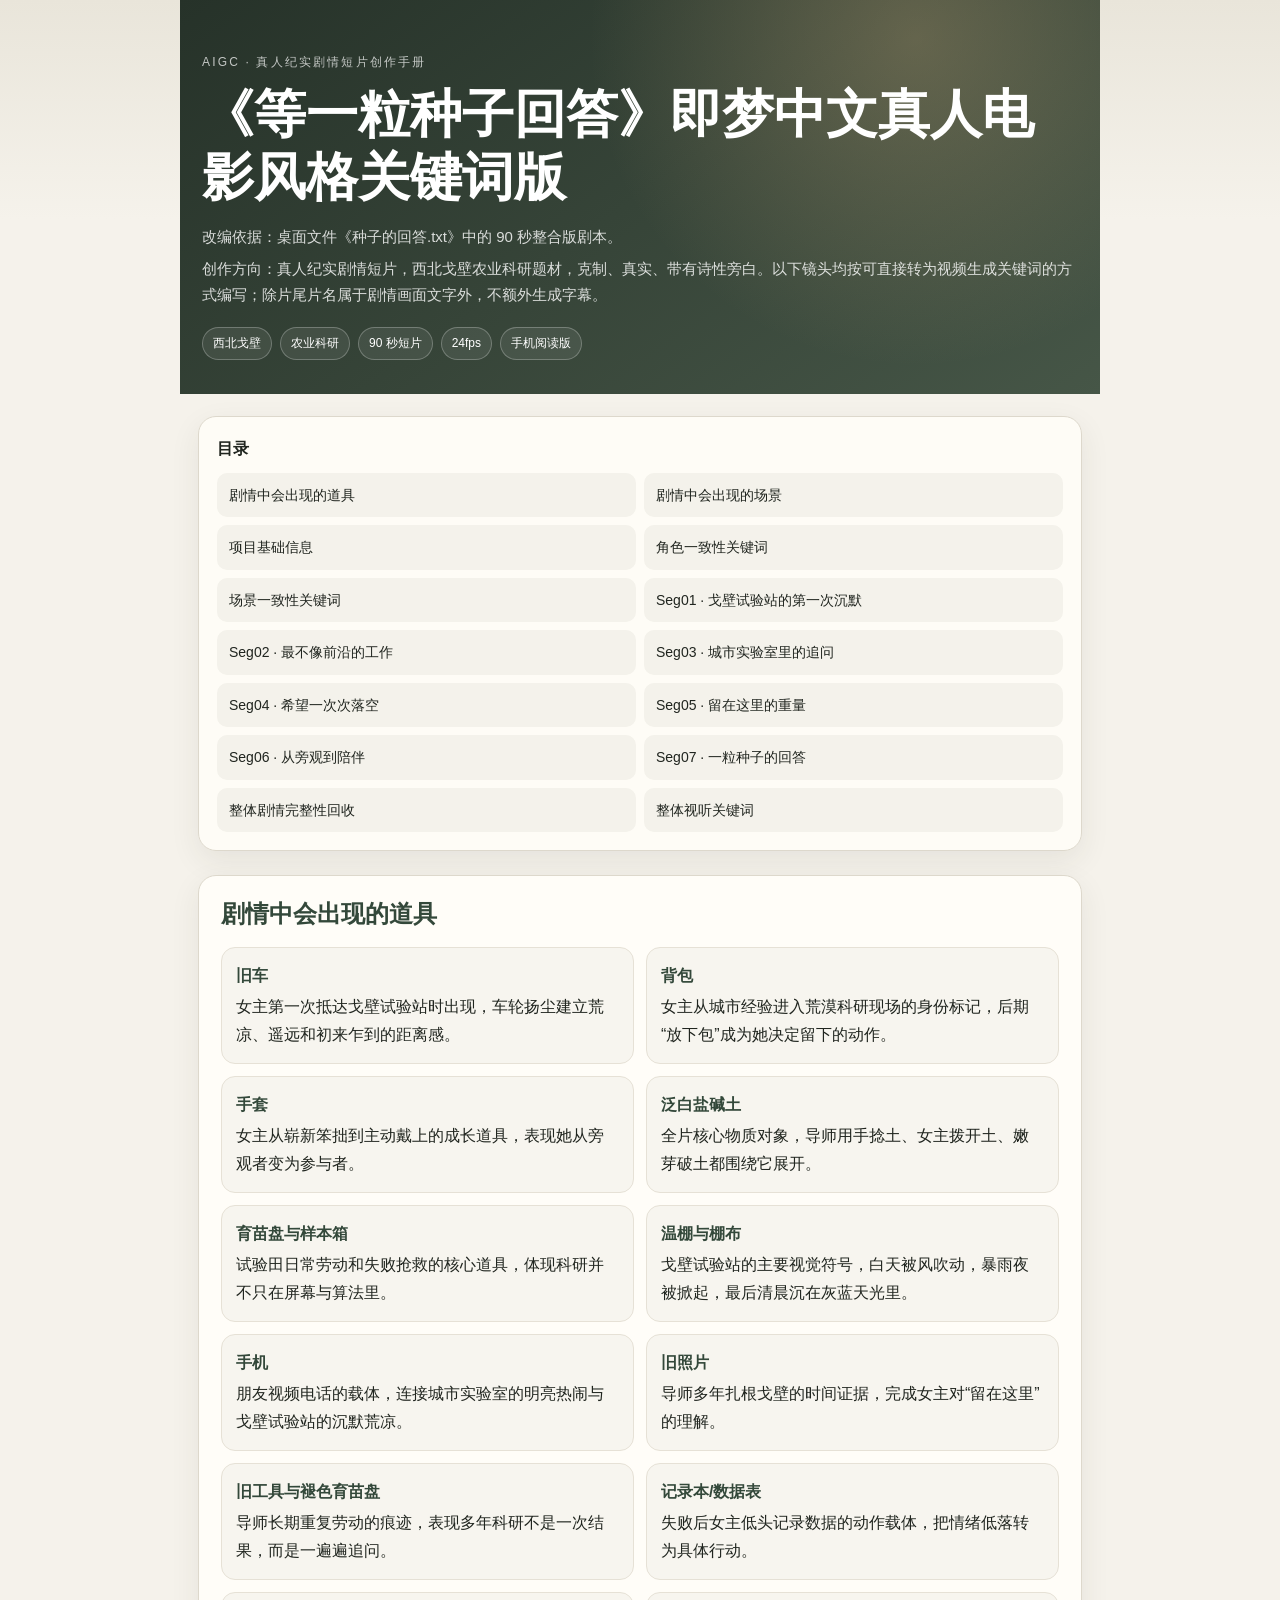
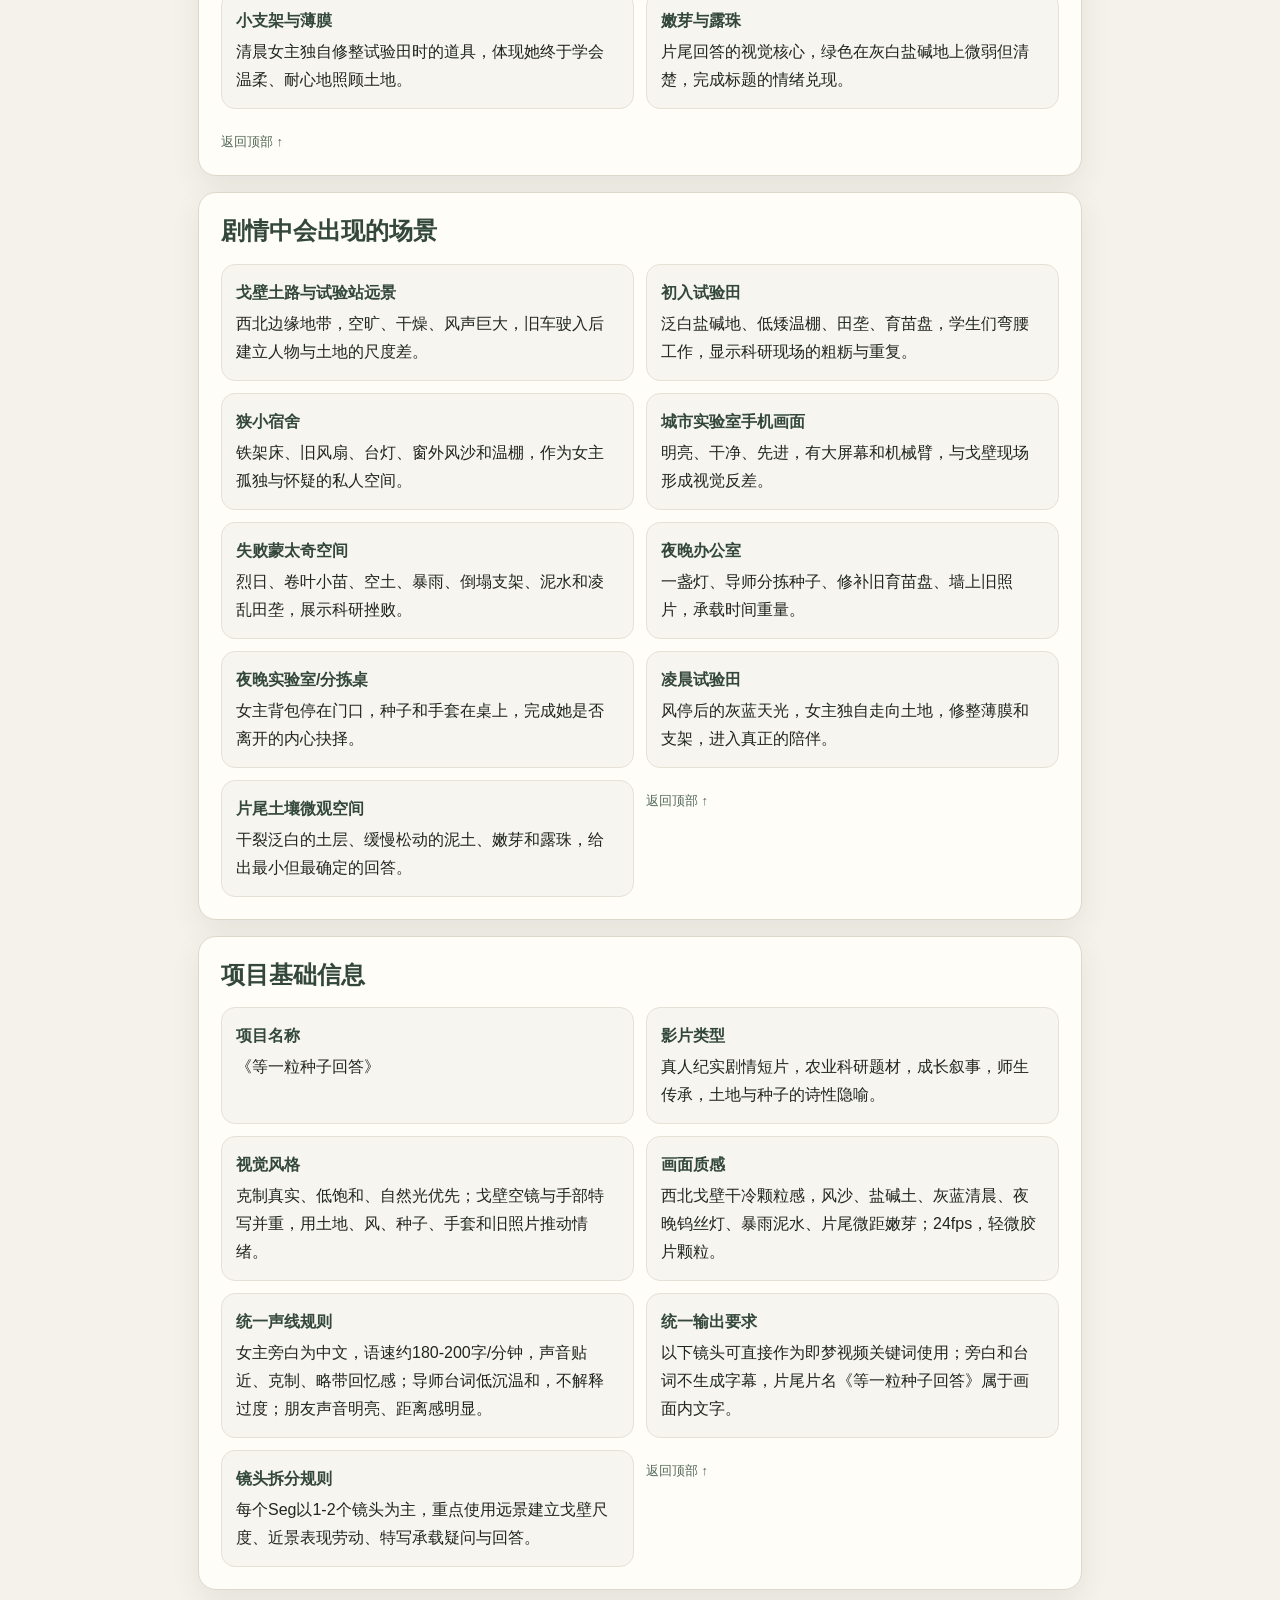
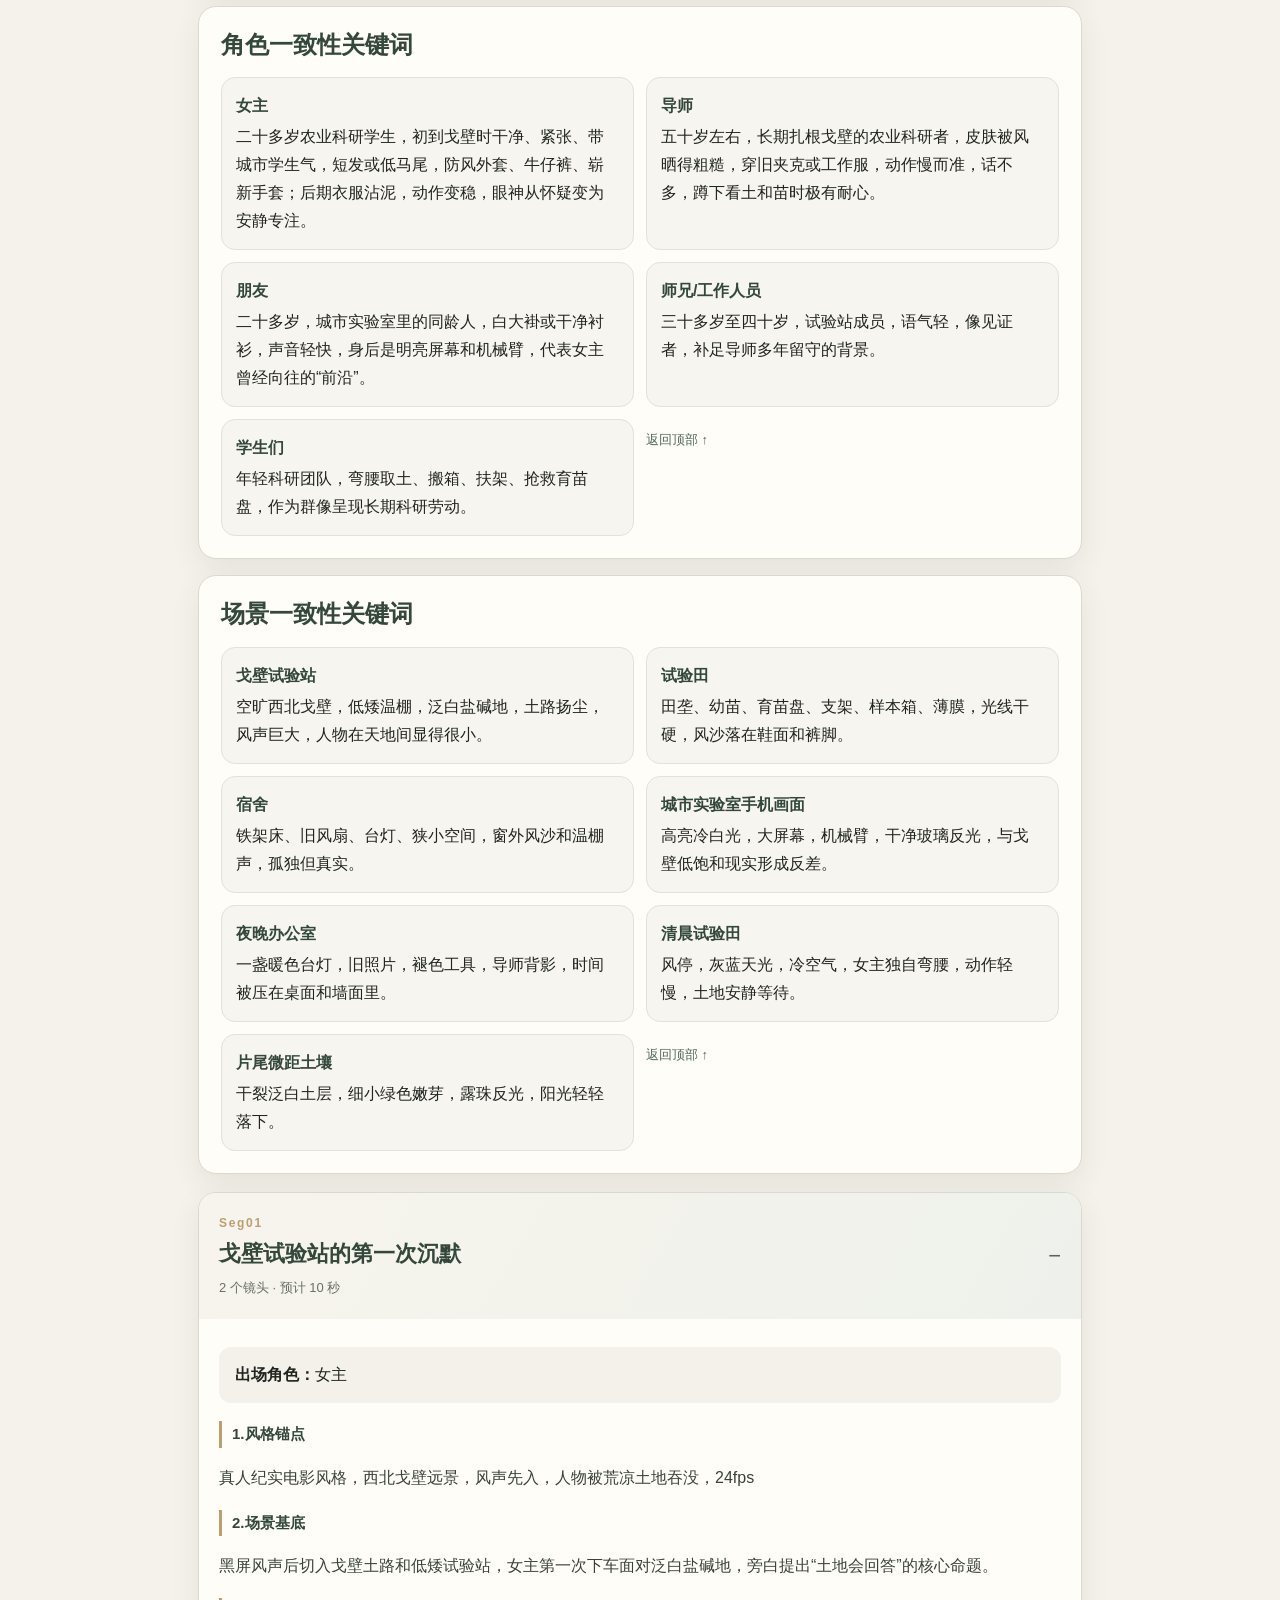
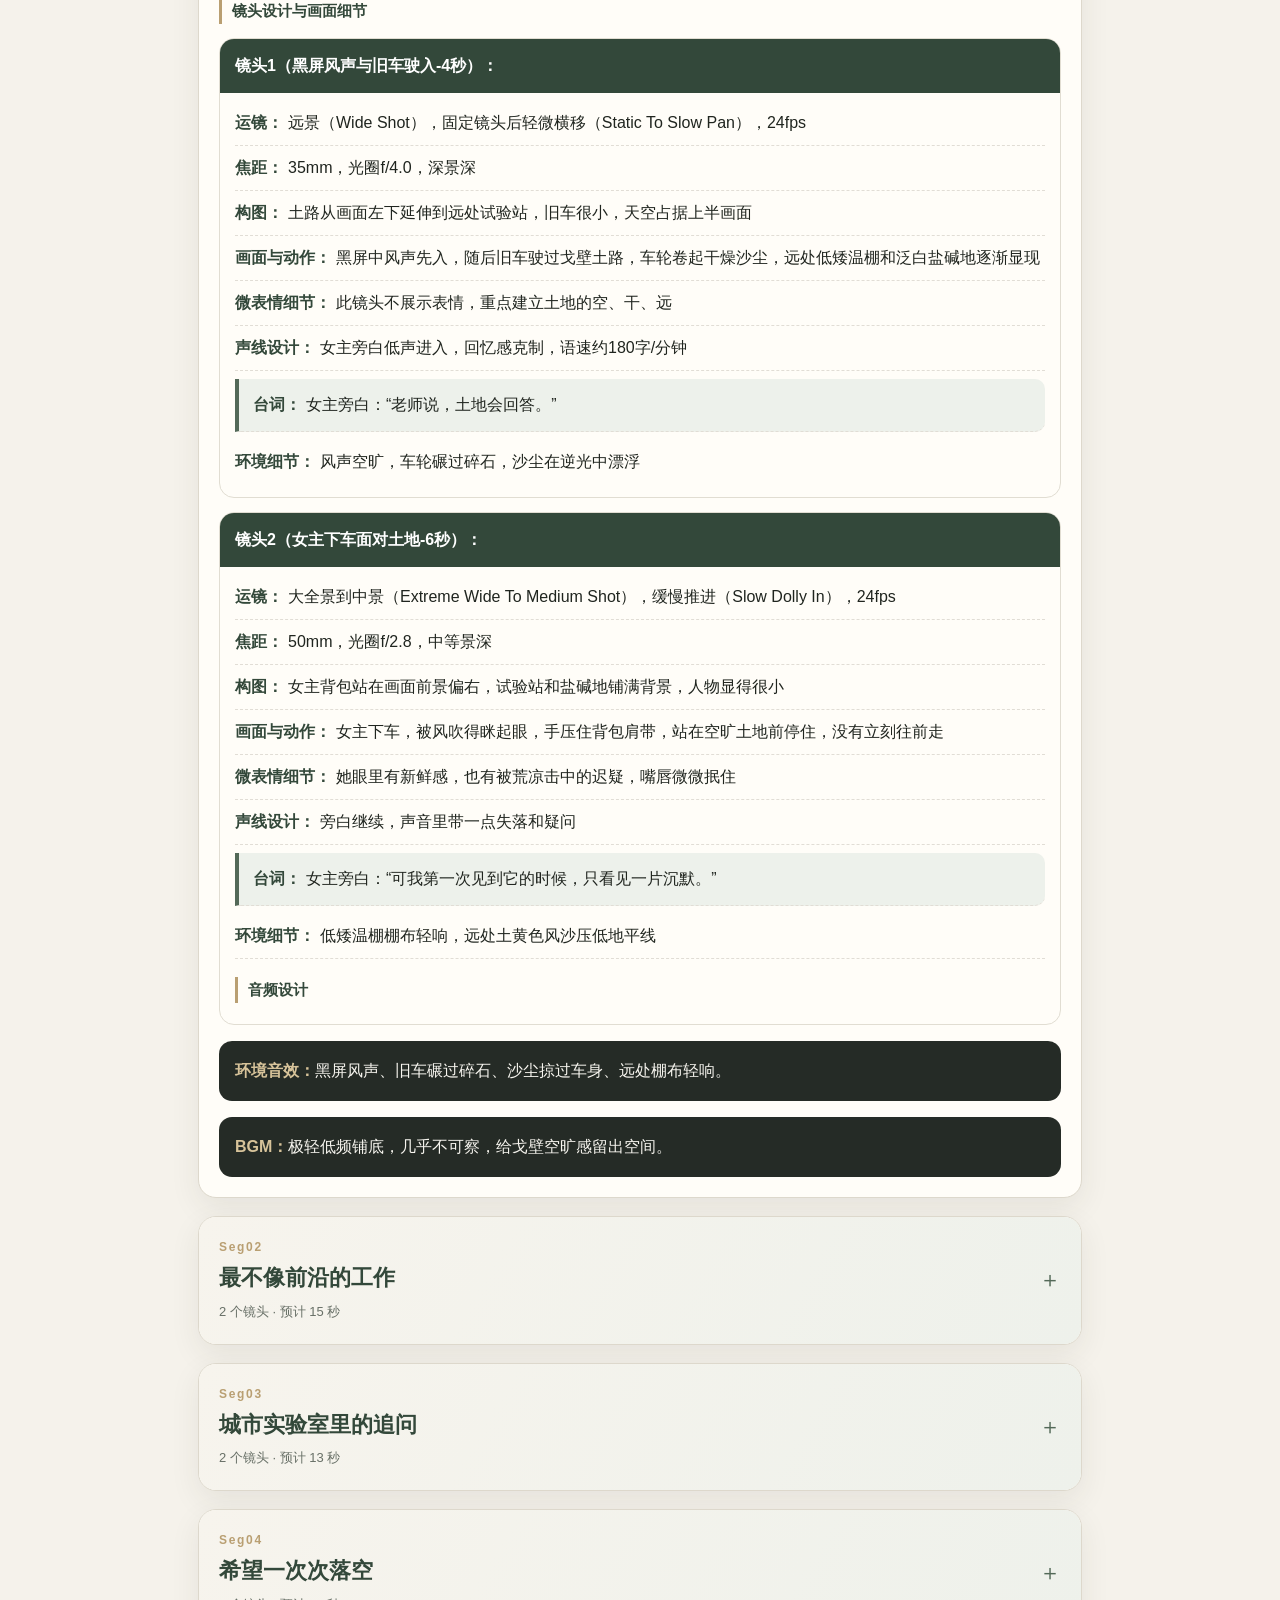
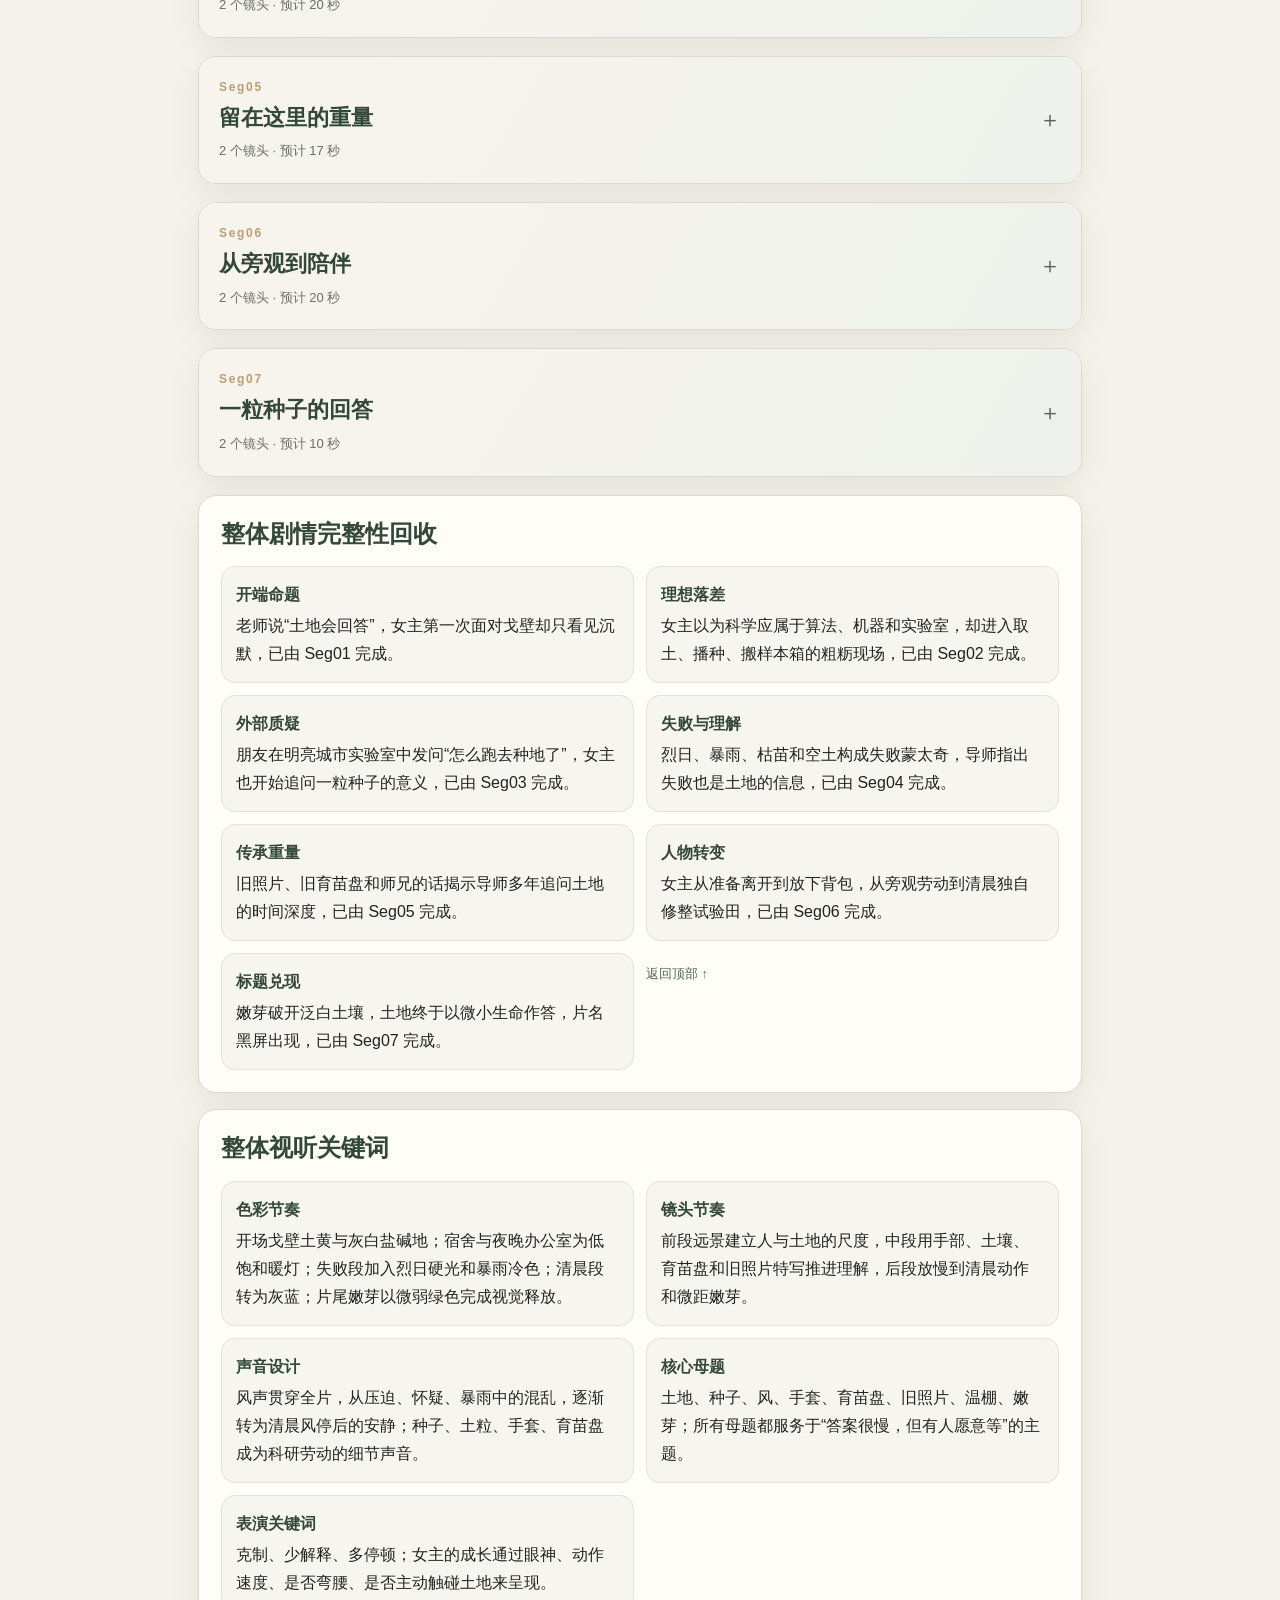
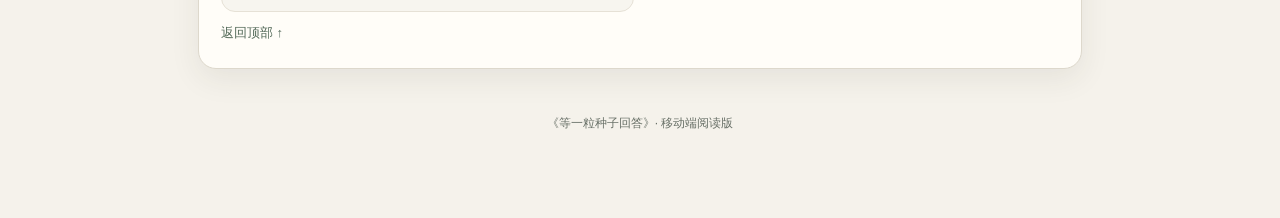
<file: assets/docs/等一粒种子回答_手机阅读版.html>
<!doctype html>
<html lang="zh-CN">
<head>
<meta charset="utf-8">
<meta name="viewport" content="width=device-width, initial-scale=1, viewport-fit=cover">
<meta name="theme-color" content="#263229">
<title>《等一粒种子回答》即梦中文真人电影风格关键词版</title>
<style>
:root{--bg:#f3f0e8;--paper:#fffdf8;--ink:#20251f;--muted:#687067;--green:#33483a;--green2:#536958;--line:#ddd8cc;--sand:#b99f72;--quote:#edf1eb;--shadow:0 10px 30px rgba(45,50,42,.08)}
*{box-sizing:border-box}html{scroll-behavior:smooth}body{margin:0;background:linear-gradient(180deg,#e9e5da 0,#f5f2eb 220px);color:var(--ink);font-family:-apple-system,BlinkMacSystemFont,"Segoe UI","PingFang SC","Hiragino Sans GB","Microsoft YaHei",sans-serif;line-height:1.75;-webkit-font-smoothing:antialiased}
a{color:inherit}.wrap{width:min(920px,100%);margin:auto;padding:0 18px 56px}.hero{margin:0 -18px 22px;padding:52px 22px 34px;background:radial-gradient(circle at 80% 10%,rgba(185,159,114,.35),transparent 40%),linear-gradient(145deg,#263229,#465647);color:#fff}.eyebrow{font-size:12px;letter-spacing:.18em;opacity:.72;margin-bottom:10px}.hero h1{font-family:"Songti SC","STSong",serif;font-size:clamp(30px,8vw,52px);line-height:1.22;margin:0 0 14px;font-weight:700}.hero p{margin:6px 0;color:rgba(255,255,255,.82);font-size:15px}.meta{display:flex;gap:8px;flex-wrap:wrap;margin-top:18px}.tag{border:1px solid rgba(255,255,255,.25);background:rgba(255,255,255,.08);border-radius:999px;padding:5px 10px;font-size:12px}.toc{background:rgba(255,253,248,.9);border:1px solid var(--line);border-radius:18px;padding:18px;margin:18px 0 24px;box-shadow:var(--shadow)}.toc-title{font-weight:700;margin-bottom:10px}.toc-grid{display:grid;grid-template-columns:repeat(2,minmax(0,1fr));gap:8px}.toc a{text-decoration:none;padding:10px 12px;border-radius:10px;background:#f4f2eb;font-size:14px}.section{background:var(--paper);border:1px solid var(--line);border-radius:18px;padding:22px;margin:16px 0;box-shadow:var(--shadow);scroll-margin-top:16px}.section h2{font-family:"Songti SC","STSong",serif;font-size:24px;line-height:1.35;margin:0 0 16px;color:var(--green)}.lead{font-size:16px;color:#394238}.cards{display:grid;grid-template-columns:repeat(2,minmax(0,1fr));gap:12px}.item{padding:14px;border-radius:14px;background:#f7f5ef;border:1px solid #e6e1d6}.item b{color:var(--green);display:block;margin-bottom:3px}.segment{margin:18px 0;border:1px solid var(--line);border-radius:18px;background:var(--paper);box-shadow:var(--shadow);overflow:hidden;scroll-margin-top:16px}.segment>summary{list-style:none;cursor:pointer;padding:20px 48px 20px 20px;position:relative;background:linear-gradient(120deg,#f7f4ed,#eef1eb)}.segment>summary::-webkit-details-marker{display:none}.segment>summary:after{content:'＋';position:absolute;right:20px;top:50%;transform:translateY(-50%);font-size:22px;color:var(--green2)}.segment[open]>summary:after{content:'−'}.seg-no{font-size:12px;letter-spacing:.14em;color:var(--sand);font-weight:800}.seg-title{font-family:"Songti SC","STSong",serif;font-size:22px;line-height:1.35;font-weight:700;color:var(--green);margin-top:5px}.seg-meta{margin-top:8px;color:var(--muted);font-size:13px}.seg-body{padding:20px}.subhead{font-size:15px;font-weight:800;color:var(--green);margin:18px 0 8px;padding-left:10px;border-left:3px solid var(--sand)}.anchor-box{padding:14px 16px;border-radius:12px;background:#f3f1e9;margin:8px 0}.shot{border:1px solid #e1ddd2;border-radius:15px;margin:14px 0;overflow:hidden}.shot-title{padding:13px 15px;background:#33483a;color:#fff;font-weight:700}.shot-lines{padding:8px 15px 13px}.shot-line{padding:8px 0;border-bottom:1px dashed #e1ddd5}.shot-line:last-child{border:0}.shot-line b{color:var(--green);margin-right:5px}.dialogue{background:var(--quote);border-left:4px solid var(--green2);padding:12px 14px;border-radius:0 10px 10px 0;margin:8px 0}.audio{background:#252b26;color:#f7f5ef;padding:16px;border-radius:13px;margin-top:16px}.audio b{color:#d7c39a}.plain-list{margin:0;padding-left:1.2em}.plain-list li{margin:8px 0}.back{display:inline-block;margin-top:10px;color:var(--green2);font-size:13px;text-decoration:none}.footer{text-align:center;color:var(--muted);font-size:12px;padding:28px 0}.print-note{display:none}
@media(max-width:640px){body{font-size:15px}.wrap{padding:0 12px 40px}.hero{margin:0 -12px 16px;padding:40px 18px 28px}.hero h1{font-size:34px}.toc-grid,.cards{grid-template-columns:1fr}.section{padding:18px 16px;border-radius:15px}.section h2{font-size:22px}.segment{border-radius:15px}.segment>summary{padding:17px 44px 17px 16px}.seg-title{font-size:20px}.seg-body{padding:16px}.shot-title{font-size:15px}.shot-lines{padding:6px 13px 11px}.shot-line{padding:7px 0}.toc{padding:15px}.toc a{padding:9px 10px}}
@media print{body{background:#fff}.hero{margin:0;color:#111;background:#fff;border-bottom:2px solid #333}.wrap{width:100%;max-width:none}.toc{display:none}.segment{break-inside:avoid;box-shadow:none}.segment>summary{background:#eee}.segment:not([open])>.seg-body{display:block}.print-note{display:block}}
</style>
</head><body><main class="wrap" id="top"><header class="hero"><div class="eyebrow">AIGC · 真人纪实剧情短片创作手册</div><h1>《等一粒种子回答》即梦中文真人电影风格关键词版</h1><p>改编依据：桌面文件《种子的回答.txt》中的 90 秒整合版剧本。</p><p>创作方向：真人纪实剧情短片，西北戈壁农业科研题材，克制、真实、带有诗性旁白。以下镜头均按可直接转为视频生成关键词的方式编写；除片尾片名属于剧情画面文字外，不额外生成字幕。</p><div class="meta"><span class="tag">西北戈壁</span><span class="tag">农业科研</span><span class="tag">90 秒短片</span><span class="tag">24fps</span><span class="tag">手机阅读版</span></div></header><nav class="toc" aria-label="目录"><div class="toc-title">目录</div><div class="toc-grid"><a href="#s-3">剧情中会出现的道具</a><a href="#s-16">剧情中会出现的场景</a><a href="#s-26">项目基础信息</a><a href="#s-34">角色一致性关键词</a><a href="#s-40">场景一致性关键词</a><a href="#seg-01">Seg01 · 戈壁试验站的第一次沉默</a><a href="#seg-02">Seg02 · 最不像前沿的工作</a><a href="#seg-03">Seg03 · 城市实验室里的追问</a><a href="#seg-04">Seg04 · 希望一次次落空</a><a href="#seg-05">Seg05 · 留在这里的重量</a><a href="#seg-06">Seg06 · 从旁观到陪伴</a><a href="#seg-07">Seg07 · 一粒种子的回答</a><a href="#s-244">整体剧情完整性回收</a><a href="#s-252">整体视听关键词</a></div></nav><section class="section" id="s-3"><h2>剧情中会出现的道具</h2><div class="cards"><div class="item"><b>旧车</b>女主第一次抵达戈壁试验站时出现，车轮扬尘建立荒凉、遥远和初来乍到的距离感。</div><div class="item"><b>背包</b>女主从城市经验进入荒漠科研现场的身份标记，后期“放下包”成为她决定留下的动作。</div><div class="item"><b>手套</b>女主从崭新笨拙到主动戴上的成长道具，表现她从旁观者变为参与者。</div><div class="item"><b>泛白盐碱土</b>全片核心物质对象，导师用手捻土、女主拨开土、嫩芽破土都围绕它展开。</div><div class="item"><b>育苗盘与样本箱</b>试验田日常劳动和失败抢救的核心道具，体现科研并不只在屏幕与算法里。</div><div class="item"><b>温棚与棚布</b>戈壁试验站的主要视觉符号，白天被风吹动，暴雨夜被掀起，最后清晨沉在灰蓝天光里。</div><div class="item"><b>手机</b>朋友视频电话的载体，连接城市实验室的明亮热闹与戈壁试验站的沉默荒凉。</div><div class="item"><b>旧照片</b>导师多年扎根戈壁的时间证据，完成女主对“留在这里”的理解。</div><div class="item"><b>旧工具与褪色育苗盘</b>导师长期重复劳动的痕迹，表现多年科研不是一次结果，而是一遍遍追问。</div><div class="item"><b>记录本/数据表</b>失败后女主低头记录数据的动作载体，把情绪低落转为具体行动。</div><div class="item"><b>小支架与薄膜</b>清晨女主独自修整试验田时的道具，体现她终于学会温柔、耐心地照顾土地。</div><div class="item"><b>嫩芽与露珠</b>片尾回答的视觉核心，绿色在灰白盐碱地上微弱但清楚，完成标题的情绪兑现。</div><a class="back" href="#top">返回顶部 ↑</a></section><section class="section" id="s-16"><h2>剧情中会出现的场景</h2><div class="cards"><div class="item"><b>戈壁土路与试验站远景</b>西北边缘地带，空旷、干燥、风声巨大，旧车驶入后建立人物与土地的尺度差。</div><div class="item"><b>初入试验田</b>泛白盐碱地、低矮温棚、田垄、育苗盘，学生们弯腰工作，显示科研现场的粗粝与重复。</div><div class="item"><b>狭小宿舍</b>铁架床、旧风扇、台灯、窗外风沙和温棚，作为女主孤独与怀疑的私人空间。</div><div class="item"><b>城市实验室手机画面</b>明亮、干净、先进，有大屏幕和机械臂，与戈壁现场形成视觉反差。</div><div class="item"><b>失败蒙太奇空间</b>烈日、卷叶小苗、空土、暴雨、倒塌支架、泥水和凌乱田垄，展示科研挫败。</div><div class="item"><b>夜晚办公室</b>一盏灯、导师分拣种子、修补旧育苗盘、墙上旧照片，承载时间重量。</div><div class="item"><b>夜晚实验室/分拣桌</b>女主背包停在门口，种子和手套在桌上，完成她是否离开的内心抉择。</div><div class="item"><b>凌晨试验田</b>风停后的灰蓝天光，女主独自走向土地，修整薄膜和支架，进入真正的陪伴。</div><div class="item"><b>片尾土壤微观空间</b>干裂泛白的土层、缓慢松动的泥土、嫩芽和露珠，给出最小但最确定的回答。</div><a class="back" href="#top">返回顶部 ↑</a></section><section class="section" id="s-26"><h2>项目基础信息</h2><div class="cards"><div class="item"><b>项目名称</b>《等一粒种子回答》</div><div class="item"><b>影片类型</b>真人纪实剧情短片，农业科研题材，成长叙事，师生传承，土地与种子的诗性隐喻。</div><div class="item"><b>视觉风格</b>克制真实、低饱和、自然光优先；戈壁空镜与手部特写并重，用土地、风、种子、手套和旧照片推动情绪。</div><div class="item"><b>画面质感</b>西北戈壁干冷颗粒感，风沙、盐碱土、灰蓝清晨、夜晚钨丝灯、暴雨泥水、片尾微距嫩芽；24fps，轻微胶片颗粒。</div><div class="item"><b>统一声线规则</b>女主旁白为中文，语速约180-200字/分钟，声音贴近、克制、略带回忆感；导师台词低沉温和，不解释过度；朋友声音明亮、距离感明显。</div><div class="item"><b>统一输出要求</b>以下镜头可直接作为即梦视频关键词使用；旁白和台词不生成字幕，片尾片名《等一粒种子回答》属于画面内文字。</div><div class="item"><b>镜头拆分规则</b>每个Seg以1-2个镜头为主，重点使用远景建立戈壁尺度、近景表现劳动、特写承载疑问与回答。</div><a class="back" href="#top">返回顶部 ↑</a></section><section class="section" id="s-34"><h2>角色一致性关键词</h2><div class="cards"><div class="item"><b>女主</b>二十多岁农业科研学生，初到戈壁时干净、紧张、带城市学生气，短发或低马尾，防风外套、牛仔裤、崭新手套；后期衣服沾泥，动作变稳，眼神从怀疑变为安静专注。</div><div class="item"><b>导师</b>五十岁左右，长期扎根戈壁的农业科研者，皮肤被风晒得粗糙，穿旧夹克或工作服，动作慢而准，话不多，蹲下看土和苗时极有耐心。</div><div class="item"><b>朋友</b>二十多岁，城市实验室里的同龄人，白大褂或干净衬衫，声音轻快，身后是明亮屏幕和机械臂，代表女主曾经向往的“前沿”。</div><div class="item"><b>师兄/工作人员</b>三十多岁至四十岁，试验站成员，语气轻，像见证者，补足导师多年留守的背景。</div><div class="item"><b>学生们</b>年轻科研团队，弯腰取土、搬箱、扶架、抢救育苗盘，作为群像呈现长期科研劳动。</div><a class="back" href="#top">返回顶部 ↑</a></section><section class="section" id="s-40"><h2>场景一致性关键词</h2><div class="cards"><div class="item"><b>戈壁试验站</b>空旷西北戈壁，低矮温棚，泛白盐碱地，土路扬尘，风声巨大，人物在天地间显得很小。</div><div class="item"><b>试验田</b>田垄、幼苗、育苗盘、支架、样本箱、薄膜，光线干硬，风沙落在鞋面和裤脚。</div><div class="item"><b>宿舍</b>铁架床、旧风扇、台灯、狭小空间，窗外风沙和温棚声，孤独但真实。</div><div class="item"><b>城市实验室手机画面</b>高亮冷白光，大屏幕，机械臂，干净玻璃反光，与戈壁低饱和现实形成反差。</div><div class="item"><b>夜晚办公室</b>一盏暖色台灯，旧照片，褪色工具，导师背影，时间被压在桌面和墙面里。</div><div class="item"><b>清晨试验田</b>风停，灰蓝天光，冷空气，女主独自弯腰，动作轻慢，土地安静等待。</div><div class="item"><b>片尾微距土壤</b>干裂泛白土层，细小绿色嫩芽，露珠反光，阳光轻轻落下。</div><a class="back" href="#top">返回顶部 ↑</a></section><details class="segment" id="seg-01" open><summary><div class="seg-no">Seg01</div><div class="seg-title">戈壁试验站的第一次沉默</div><div class="seg-meta">2 个镜头 · 预计 10 秒</div></summary><div class="seg-body"><div class="anchor-box"><b>出场角色：</b>女主</div><div class="subhead">1.风格锚点</div><p class="lead">真人纪实电影风格，西北戈壁远景，风声先入，人物被荒凉土地吞没，24fps</p><div class="subhead">2.场景基底</div><p class="lead">黑屏风声后切入戈壁土路和低矮试验站，女主第一次下车面对泛白盐碱地，旁白提出“土地会回答”的核心命题。</p><div class="subhead">镜头设计与画面细节</div><div class="shot"><div class="shot-title">镜头1（黑屏风声与旧车驶入-4秒）：</div><div class="shot-lines"><div class="shot-line"><b>运镜：</b>远景（Wide Shot），固定镜头后轻微横移（Static To Slow Pan），24fps</div><div class="shot-line"><b>焦距：</b>35mm，光圈f/4.0，深景深</div><div class="shot-line"><b>构图：</b>土路从画面左下延伸到远处试验站，旧车很小，天空占据上半画面</div><div class="shot-line"><b>画面与动作：</b>黑屏中风声先入，随后旧车驶过戈壁土路，车轮卷起干燥沙尘，远处低矮温棚和泛白盐碱地逐渐显现</div><div class="shot-line"><b>微表情细节：</b>此镜头不展示表情，重点建立土地的空、干、远</div><div class="shot-line"><b>声线设计：</b>女主旁白低声进入，回忆感克制，语速约180字/分钟</div><div class="shot-line dialogue"><b>台词：</b>女主旁白：“老师说，土地会回答。”</div><div class="shot-line"><b>环境细节：</b>风声空旷，车轮碾过碎石，沙尘在逆光中漂浮</div></div></div><div class="shot"><div class="shot-title">镜头2（女主下车面对土地-6秒）：</div><div class="shot-lines"><div class="shot-line"><b>运镜：</b>大全景到中景（Extreme Wide To Medium Shot），缓慢推进（Slow Dolly In），24fps</div><div class="shot-line"><b>焦距：</b>50mm，光圈f/2.8，中等景深</div><div class="shot-line"><b>构图：</b>女主背包站在画面前景偏右，试验站和盐碱地铺满背景，人物显得很小</div><div class="shot-line"><b>画面与动作：</b>女主下车，被风吹得眯起眼，手压住背包肩带，站在空旷土地前停住，没有立刻往前走</div><div class="shot-line"><b>微表情细节：</b>她眼里有新鲜感，也有被荒凉击中的迟疑，嘴唇微微抿住</div><div class="shot-line"><b>声线设计：</b>旁白继续，声音里带一点失落和疑问</div><div class="shot-line dialogue"><b>台词：</b>女主旁白：“可我第一次见到它的时候，只看见一片沉默。”</div><div class="shot-line"><b>环境细节：</b>低矮温棚棚布轻响，远处土黄色风沙压低地平线</div><div class="subhead">音频设计</div></div></div><div class="audio"><b>环境音效：</b>黑屏风声、旧车碾过碎石、沙尘掠过车身、远处棚布轻响。</div><div class="audio"><b>BGM：</b>极轻低频铺底，几乎不可察，给戈壁空旷感留出空间。</div></div></details><details class="segment" id="seg-02"><summary><div class="seg-no">Seg02</div><div class="seg-title">最不像前沿的工作</div><div class="seg-meta">2 个镜头 · 预计 15 秒</div></summary><div class="seg-body"><div class="anchor-box"><b>出场角色：</b>女主，导师，学生们</div><div class="subhead">1.风格锚点</div><p class="lead">田垄劳动纪实风格，手部动作和盐碱土特写，朴素科研现场与女主想象中的前沿形成反差，24fps</p><div class="subhead">2.场景基底</div><p class="lead">导师捻土，学生们整理育苗盘、浇水、搬样本箱，女主戴着崭新手套笨拙加入，随后回到狭小宿舍接到朋友电话。</p><div class="subhead">镜头设计与画面细节</div><div class="shot"><div class="shot-title">镜头3（导师捻起泛白盐碱土-7秒）：</div><div class="shot-lines"><div class="shot-line"><b>运镜：</b>手部特写（Hand Close-up），缓慢下移（Slow Tilt Down），24fps</div><div class="shot-line"><b>焦距：</b>85mm，光圈f/2.0，浅景深</div><div class="shot-line"><b>构图：</b>导师粗糙手指和泛白土壤占据画面中心，背景中学生身影虚化弯腰劳动</div><div class="shot-line"><b>画面与动作：</b>导师蹲在地上，用手捻起一撮泛白的土，看了片刻，又轻轻放回地面；女主在旁边观察，崭新手套还没有沾土</div><div class="shot-line"><b>微表情细节：</b>导师神情平静，像在听土说话；女主眉头轻皱，不太理解</div><div class="shot-line"><b>声线设计：</b>旁白带一点自嘲和落差感</div><div class="shot-line dialogue"><b>台词：</b>女主旁白：“我原本以为，科学应该离天空更近。”</div><div class="shot-line"><b>环境细节：</b>风吹过田垄，细沙擦过手套，远处水壶轻碰育苗盘</div></div></div><div class="shot"><div class="shot-title">镜头4（女主笨拙加入田间劳动-8秒）：</div><div class="shot-lines"><div class="shot-line"><b>运镜：</b>中景跟拍（Medium Tracking Shot），轻微手持（Subtle Handheld），24fps</div><div class="shot-line"><b>焦距：</b>35mm，光圈f/2.8，中等景深</div><div class="shot-line"><b>构图：</b>田垄斜线切过画面，女主跟在学生队伍后方，动作慢半拍</div><div class="shot-line"><b>画面与动作：</b>学生们扶正支架、整理育苗盘、浇水，女主戴着崭新的手套取土、播种、搬样本箱，动作笨拙，沙尘落在鞋面和裤脚</div><div class="shot-line"><b>微表情细节：</b>女主努力维持认真，但眼神里闪过“这和想象不一样”的困惑</div><div class="shot-line"><b>声线设计：</b>旁白延续，语气轻但有心理落差</div><div class="shot-line dialogue"><b>台词：</b>女主旁白：“应该是算法、机器、实验室，和屏幕上发光的未来。”</div><div class="shot-line"><b>环境细节：</b>塑料育苗盘摩擦声，水洒进土里，风吹起头发和衣角</div><div class="subhead">音频设计</div></div></div><div class="audio"><b>环境音效：</b>风吹田垄、土粒落回地面、育苗盘摩擦、水洒入土、脚步踩过干硬地面。</div><div class="audio"><b>BGM：</b>稀疏钢琴单音与低弦长音，强调理想与现实之间的落差。</div></div></details><details class="segment" id="seg-03"><summary><div class="seg-no">Seg03</div><div class="seg-title">城市实验室里的追问</div><div class="seg-meta">2 个镜头 · 预计 13 秒</div></summary><div class="seg-body"><div class="anchor-box"><b>出场角色：</b>女主，朋友</div><div class="subhead">1.风格锚点</div><p class="lead">狭小宿舍与明亮城市实验室的强反差，手机屏幕作为两个世界的边界，24fps</p><div class="subhead">2.场景基底</div><p class="lead">夜晚宿舍中，女主接到朋友视频电话，朋友站在先进实验室里问她为什么跑去种地，女主没有回答，只看向窗外试验田。</p><div class="subhead">镜头设计与画面细节</div><div class="shot"><div class="shot-title">镜头5（宿舍视频电话的视觉反差-6秒）：</div><div class="shot-lines"><div class="shot-line"><b>运镜：</b>近景（Close Shot），固定镜头（Static Shot），24fps</div><div class="shot-line"><b>焦距：</b>50mm，光圈f/2.0，浅景深</div><div class="shot-line"><b>构图：</b>女主坐在床边偏暗处，手机屏幕在画面中形成小块明亮冷光，屏幕里是城市实验室</div><div class="shot-line"><b>画面与动作：</b>手机里的朋友站在明亮实验室，大屏幕、机械臂、漂亮灯光在身后闪动；女主脸被屏幕光照亮，宿舍旧风扇和铁架床在阴影里</div><div class="shot-line"><b>微表情细节：</b>女主听到问题时笑了一下，但笑意停在嘴角，没有到眼睛里</div><div class="shot-line"><b>声线设计：</b>朋友声音明亮、带城市空间混响；女主沉默</div><div class="shot-line dialogue"><b>台词：</b>朋友：“你不是说想做最前沿的项目吗？怎么跑去种地了？”</div><div class="shot-line"><b>环境细节：</b>宿舍台灯微黄，窗外风沙拍打玻璃，手机扬声器有轻微压缩感</div></div></div><div class="shot"><div class="shot-title">镜头6（女主看向窗外温棚-7秒）：</div><div class="shot-lines"><div class="shot-line"><b>运镜：</b>中近景到窗外虚焦（Medium Close-up With Rack Focus），24fps</div><div class="shot-line"><b>焦距：</b>75mm，光圈f/1.8，极浅景深</div><div class="shot-line"><b>构图：</b>女主侧脸在左，窗外温棚在右侧虚化，手机屏幕亮光逐渐退到画面边缘</div><div class="shot-line"><b>画面与动作：</b>女主没有立刻回答，只慢慢转头看向窗外；风吹过试验田，棚布轻轻起伏</div><div class="shot-line"><b>微表情细节：</b>她眼神空了一瞬，像也在问自己同一个问题</div><div class="shot-line"><b>声线设计：</b>旁白替代回答，低声贴近</div><div class="shot-line dialogue"><b>台词：</b>女主旁白：“我也想问。为什么一粒种子，值得被带到这么远的地方。”</div><div class="shot-line"><b>环境细节：</b>棚布轻响，窗缝漏风，远处试验站灯光很弱</div><div class="subhead">音频设计</div></div></div><div class="audio"><b>环境音效：</b>手机扬声器、电流底噪、宿舍旧风扇、窗外风沙、棚布轻响。</div><div class="audio"><b>BGM：</b>城市实验室画面进入时短暂明亮，镜头转向窗外后音乐变稀薄。</div></div></details><details class="segment" id="seg-04"><summary><div class="seg-no">Seg04</div><div class="seg-title">希望一次次落空</div><div class="seg-meta">2 个镜头 · 预计 20 秒</div></summary><div class="seg-body"><div class="anchor-box"><b>出场角色：</b>女主，导师，学生们，师姐</div><div class="subhead">1.风格锚点</div><p class="lead">失败蒙太奇，烈日与暴雨交替，科研挫败不煽情，用泥水、卷叶和手部动作呈现，24fps</p><div class="subhead">2.场景基底</div><p class="lead">小苗发黄、土里空无一物、暴雨掀棚、支架倒塌；女主在田埂上低落发问，导师告诉她失败也是土地的回答。</p><div class="subhead">镜头设计与画面细节</div><div class="shot"><div class="shot-title">镜头7（烈日暴雨失败蒙太奇-10秒）：</div><div class="shot-lines"><div class="shot-line"><b>运镜：</b>蒙太奇组接（Montage），手持近景与特写交替，24fps</div><div class="shot-line"><b>焦距：</b>35mm与85mm交替，光圈f/2.8，局部浅景深</div><div class="shot-line"><b>构图：</b>卷曲叶片、空土、被风掀起的棚布、倒在泥水里的支架连续切换</div><div class="shot-line"><b>画面与动作：</b>烈日下小苗发黄卷曲，女主拨开土却什么也没有；暴雨夜导师和学生们冲进雨里压住棚架，第二天田垄被冲乱，育苗盘半陷在泥水中</div><div class="shot-line"><b>微表情细节：</b>女主从焦急变成沉默，眼神被雨水和疲惫压低</div><div class="shot-line"><b>声线设计：</b>无台词，环境声和音乐推动</div><div class="shot-line"><b>台词：</b>无</div><div class="shot-line"><b>环境细节：</b>暴晒中虫鸣稀薄，暴雨拍打棚布，泥水被脚踩开，支架金属碰撞</div></div></div><div class="shot"><div class="shot-title">镜头8（田埂上的问题与导师回答-10秒）：</div><div class="shot-lines"><div class="shot-line"><b>运镜：</b>中近景双人调度（Two-shot Medium Close-up），缓慢推进（Slow Dolly In），24fps</div><div class="shot-line"><b>焦距：</b>50mm，光圈f/2.8，中等景深</div><div class="shot-line"><b>构图：</b>女主坐在田埂前景，导师蹲在她旁边，枯黄小苗在两人之间形成视觉中心</div><div class="shot-line"><b>画面与动作：</b>女主鞋边沾泥，衣服脏兮兮地看着土地；导师拔起一株枯黄小苗，看根，又拨开旁边的土；女主低头继续记数据，脸上沾泥，师姐提醒后她一擦反而更花，几个人短暂笑了一下</div><div class="shot-line"><b>微表情细节：</b>女主问话时眼眶不红但明显失落；导师回答时很稳，没有安慰式夸张表情</div><div class="shot-line"><b>声线设计：</b>台词自然克制，导师声音低沉温和</div><div class="shot-line dialogue"><b>台词：</b>女主：“老师，我们到底是在等它长出来，还是在等自己不甘心？” 导师：“不是每一次没长出来，都叫失败。它在告诉我们，哪里还不对。”</div><div class="shot-line"><b>环境细节：</b>湿土气味、记录本纸页被风吹动、短暂笑声很轻，很快又回到风声</div><div class="subhead">音频设计</div></div></div><div class="audio"><b>环境音效：</b>烈日下干风、暴雨拍棚、金属支架碰撞、泥水脚步、记录本纸页翻动、短暂笑声。</div><div class="audio"><b>BGM：</b>低频弦乐与节制鼓点在暴雨段上升，导师回答后迅速收住，只留风和纸声。</div></div></details><details class="segment" id="seg-05"><summary><div class="seg-no">Seg05</div><div class="seg-title">留在这里的重量</div><div class="seg-meta">2 个镜头 · 预计 17 秒</div></summary><div class="seg-body"><div class="anchor-box"><b>出场角色：</b>女主，导师，工作人员/师兄</div><div class="subhead">1.风格锚点</div><p class="lead">夜晚办公室暖灯，旧照片和旧育苗盘承载多年时间，克制师生传承感，24fps</p><div class="subhead">2.场景基底</div><p class="lead">女主夜晚经过办公室，看见导师独自分拣种子、修补旧育苗盘；墙上照片显示试验站多年变化，师兄轻声讲出导师曾经的选择。</p><div class="subhead">镜头设计与画面细节</div><div class="shot"><div class="shot-title">镜头9（门口窥见导师夜晚工作-8秒）：</div><div class="shot-lines"><div class="shot-line"><b>运镜：</b>门框内窥视构图（Frame Within Frame），固定镜头（Static Shot），24fps</div><div class="shot-line"><b>焦距：</b>50mm，光圈f/2.0，浅景深</div><div class="shot-line"><b>构图：</b>办公室门框形成暗边，导师在暖色台灯下独自坐着，桌面旧育苗盘和种子形成前景</div><div class="shot-line"><b>画面与动作：</b>女主回宿舍前停在门口，看见导师分拣种子，低头修补一个旧育苗盘，动作慢而准</div><div class="shot-line"><b>微表情细节：</b>女主眼神从疲惫变成安静注视，第一次真正看见导师身上的时间</div><div class="shot-line"><b>声线设计：</b>无台词，环境声主导</div><div class="shot-line"><b>台词：</b>无</div><div class="shot-line"><b>环境细节：</b>台灯电流微响，种子落入小盒的细碎声，办公室外风声隔着墙变闷</div></div></div><div class="shot"><div class="shot-title">镜头10（旧照片与师兄轻声解释-9秒）：</div><div class="shot-lines"><div class="shot-line"><b>运镜：</b>照片插入特写到女主反应（Insert Close-up To Reaction Shot），缓慢横移（Slow Slide），24fps</div><div class="shot-line"><b>焦距：</b>75mm，光圈f/2.0，浅景深</div><div class="shot-line"><b>构图：</b>墙上旧照片占据画面，年轻导师、简陋温棚、逐年变多的试验田依次掠过，女主侧脸在照片旁虚实交替</div><div class="shot-line"><b>画面与动作：</b>女主走近看照片，师兄经过停下，轻声告诉她这里曾经连像样的路都没有；女主回头，再透过窗看向远处温棚里导师仍在移动的背影</div><div class="shot-line"><b>微表情细节：</b>女主没有立刻说话，眼神里的不解慢慢变成敬意</div><div class="shot-line"><b>声线设计：</b>师兄声音轻，像怕打扰夜晚；旁白接住情绪</div><div class="shot-line dialogue"><b>台词：</b>师兄：“你老师刚来的时候，这里连像样的路都没有。他说，地不回答，就多问几年。” 女主旁白：“我以为他在等一个结果。后来才知道，他是在一遍遍把问题问下去。”</div><div class="shot-line"><b>环境细节：</b>旧照片边缘褪色，窗外温棚灯光孤独，桌上工具有磨损痕迹</div><div class="subhead">音频设计</div></div></div><div class="audio"><b>环境音效：</b>夜晚办公室电流声、种子落盒、工具轻碰、远处温棚被风吹动。</div><div class="audio"><b>BGM：</b>暖色钢琴和极轻弦乐，像旧照片被慢慢翻开，不煽情。</div></div></details><details class="segment" id="seg-06"><summary><div class="seg-no">Seg06</div><div class="seg-title">从旁观到陪伴</div><div class="seg-meta">2 个镜头 · 预计 20 秒</div></summary><div class="seg-body"><div class="anchor-box"><b>出场角色：</b>女主，导师</div><div class="subhead">1.风格锚点</div><p class="lead">夜晚决定与清晨独行并置，动作从放下背包到扶正支架，表现女主真正留下来，24fps</p><div class="subhead">2.场景基底</div><p class="lead">女主原本背包准备离开，却停在门口，放下包戴上手套继续分拣种子；凌晨风停后，她独自走向试验田，修整薄膜和支架，开始陪土地沉默。</p><div class="subhead">镜头设计与画面细节</div><div class="shot"><div class="shot-title">镜头11（女主放下背包重新戴手套-8秒）：</div><div class="shot-lines"><div class="shot-line"><b>运镜：</b>中景（Medium Shot），固定镜头（Static Shot），24fps</div><div class="shot-line"><b>焦距：</b>50mm，光圈f/2.8，中等景深</div><div class="shot-line"><b>构图：</b>实验室门口在画面左侧，桌上种子在右侧，女主背包形成犹豫的视觉重量</div><div class="shot-line"><b>画面与动作：</b>女主背着包准备离开，停在门口看导师和桌上的种子；几秒后，她慢慢放下包，拿起手套戴上，重新坐回分拣桌前</div><div class="shot-line"><b>微表情细节：</b>她没有激动表情，只是呼吸放缓，眼神变得确定</div><div class="shot-line"><b>声线设计：</b>无台词，动作声清晰</div><div class="shot-line"><b>台词：</b>无</div><div class="shot-line"><b>环境细节：</b>背包落地的闷响，手套摩擦，种子被轻轻拨开的声音</div></div></div><div class="shot"><div class="shot-title">镜头12（清晨独自修整试验田-12秒）：</div><div class="shot-lines"><div class="shot-line"><b>运镜：</b>远景到手部特写（Wide Shot To Hand Close-up），缓慢跟拍（Slow Tracking），24fps</div><div class="shot-line"><b>焦距：</b>35mm转85mm，光圈f/2.8到f/2.0，景深逐渐变浅</div><div class="shot-line"><b>构图：</b>灰蓝色清晨中女主一个人穿过田垄，最后镜头落到她手指和灰白土壤之间</div><div class="shot-line"><b>画面与动作：</b>凌晨风停，女主披上外套走向试验田，蹲下压回被掀开的薄膜，扶正倒下的小支架，又轻轻拂开表面一点沙；她没有发现萌芽，只停在那里看了很久</div><div class="shot-line"><b>微表情细节：</b>女主眼神安静，不再急着寻找结果，像终于学会听沉默</div><div class="shot-line"><b>声线设计：</b>旁白轻而稳定，带成长后的理解</div><div class="shot-line dialogue"><b>台词：</b>女主旁白：“以前我总觉得，答案应该出现得很清楚。可在这里，答案很小。小到需要人安静下来，才看得见。那天以后，我不再急着问它什么时候长出来。我开始学着陪这块土地沉默，等到它愿意开口的那天。”</div><div class="shot-line"><b>环境细节：</b>清晨低温呼吸，衣料摩擦，薄膜被按回土上的细声，远处温棚安静</div><div class="subhead">音频设计</div></div></div><div class="audio"><b>环境音效：</b>背包落地、手套摩擦、种子分拣、清晨开门声、薄膜压土、支架扶正。</div><div class="audio"><b>BGM：</b>由夜晚低音转为清晨柔和长音，节奏放慢，给“留下来”的决定留白。</div></div></details><details class="segment" id="seg-07"><summary><div class="seg-no">Seg07</div><div class="seg-title">一粒种子的回答</div><div class="seg-meta">2 个镜头 · 预计 10 秒</div></summary><div class="seg-body"><div class="anchor-box"><b>出场角色：</b>女主，嫩芽</div><div class="subhead">1.风格锚点</div><p class="lead">微距生命瞬间，风停后的清晨阳光，灰白土地上一点绿色完成全片回答，24fps</p><div class="subhead">2.场景基底</div><p class="lead">清晨地面微距缓慢推进，干裂泛白的土层松动，一粒种子破土发芽，露珠在阳光下闪耀，黑屏出现片名。</p><div class="subhead">镜头设计与画面细节</div><div class="shot"><div class="shot-title">镜头13（干裂土层中的嫩芽破土-7秒）：</div><div class="shot-lines"><div class="shot-line"><b>运镜：</b>微距大特写（Macro Extreme Close-up），极缓慢推进（Very Slow Dolly In），24fps</div><div class="shot-line"><b>焦距：</b>100mm macro，光圈f/2.8，极浅景深</div><div class="shot-line"><b>构图：</b>干裂泛白土壤占满画面，裂缝位于中心偏下，一点绿色从灰白中出现</div><div class="shot-line"><b>画面与动作：</b>风停了，泥土轻轻松动，一粒种子破开土层，很小的嫩芽从缝隙里探出来；绿色微弱却清楚，露珠在初光里闪一下</div><div class="shot-line"><b>微表情细节：</b>此镜头无人物表情，以嫩芽的细微颤动作为情绪回应</div><div class="shot-line"><b>声线设计：</b>旁白最后一次出现，温柔但不煽情</div><div class="shot-line dialogue"><b>台词：</b>女主旁白：“土地回答得很慢。但总有人愿意弯下腰，等它开口。”</div><div class="shot-line"><b>环境细节：</b>清晨微风几乎停止，土粒滚落声被放大，远处鸟声极淡</div></div></div><div class="shot"><div class="shot-title">镜头14（嫩芽定格与片名黑屏-3秒）：</div><div class="shot-lines"><div class="shot-line"><b>运镜：</b>定格后淡出黑场（Freeze And Fade To Black），24fps</div><div class="shot-line"><b>焦距：</b>100mm macro，光圈f/2.8，极浅景深</div><div class="shot-line"><b>构图：</b>嫩芽和露珠停在画面中心，阳光从右上角斜照，随后黑屏居中出现片名</div><div class="shot-line"><b>画面与动作：</b>画面定格在嫩芽生长出来的瞬间，露珠闪耀；慢慢淡出黑屏，白色片名文字出现：《等一粒种子回答》</div><div class="shot-line"><b>微表情细节：</b>无人物，情绪由静止画面完成</div><div class="shot-line"><b>声线设计：</b>无台词，留出片尾呼吸感</div><div class="shot-line"><b>台词：</b>无</div><div class="shot-line"><b>环境细节：</b>黑屏前保留一秒风停后的安静，片名文字清晰、朴素、不花哨</div><div class="subhead">音频设计</div></div></div><div class="audio"><b>环境音效：</b>土粒轻轻松动、极淡晨鸟声、风停后的安静、片名黑屏前的短暂静默。</div><div class="audio"><b>BGM：</b>钢琴主旋律极轻回归，嫩芽出现时加入一层柔和弦乐，片名出现后自然淡出。</div></div></details><section class="section" id="s-244"><h2>整体剧情完整性回收</h2><div class="cards"><div class="item"><b>开端命题</b>老师说“土地会回答”，女主第一次面对戈壁却只看见沉默，已由 Seg01 完成。</div><div class="item"><b>理想落差</b>女主以为科学应属于算法、机器和实验室，却进入取土、播种、搬样本箱的粗粝现场，已由 Seg02 完成。</div><div class="item"><b>外部质疑</b>朋友在明亮城市实验室中发问“怎么跑去种地了”，女主也开始追问一粒种子的意义，已由 Seg03 完成。</div><div class="item"><b>失败与理解</b>烈日、暴雨、枯苗和空土构成失败蒙太奇，导师指出失败也是土地的信息，已由 Seg04 完成。</div><div class="item"><b>传承重量</b>旧照片、旧育苗盘和师兄的话揭示导师多年追问土地的时间深度，已由 Seg05 完成。</div><div class="item"><b>人物转变</b>女主从准备离开到放下背包，从旁观劳动到清晨独自修整试验田，已由 Seg06 完成。</div><div class="item"><b>标题兑现</b>嫩芽破开泛白土壤，土地终于以微小生命作答，片名黑屏出现，已由 Seg07 完成。</div><a class="back" href="#top">返回顶部 ↑</a></section><section class="section" id="s-252"><h2>整体视听关键词</h2><div class="cards"><div class="item"><b>色彩节奏</b>开场戈壁土黄与灰白盐碱地；宿舍与夜晚办公室为低饱和暖灯；失败段加入烈日硬光和暴雨冷色；清晨段转为灰蓝；片尾嫩芽以微弱绿色完成视觉释放。</div><div class="item"><b>镜头节奏</b>前段远景建立人与土地的尺度，中段用手部、土壤、育苗盘和旧照片特写推进理解，后段放慢到清晨动作和微距嫩芽。</div><div class="item"><b>声音设计</b>风声贯穿全片，从压迫、怀疑、暴雨中的混乱，逐渐转为清晨风停后的安静；种子、土粒、手套、育苗盘成为科研劳动的细节声音。</div><div class="item"><b>核心母题</b>土地、种子、风、手套、育苗盘、旧照片、温棚、嫩芽；所有母题都服务于“答案很慢，但有人愿意等”的主题。</div><div class="item"><b>表演关键词</b>克制、少解释、多停顿；女主的成长通过眼神、动作速度、是否弯腰、是否主动触碰土地来呈现。</div></div><a class="back" href="#top">返回顶部 ↑</a></section><footer class="footer">《等一粒种子回答》· 移动端阅读版</footer></main></body></html>
</file>
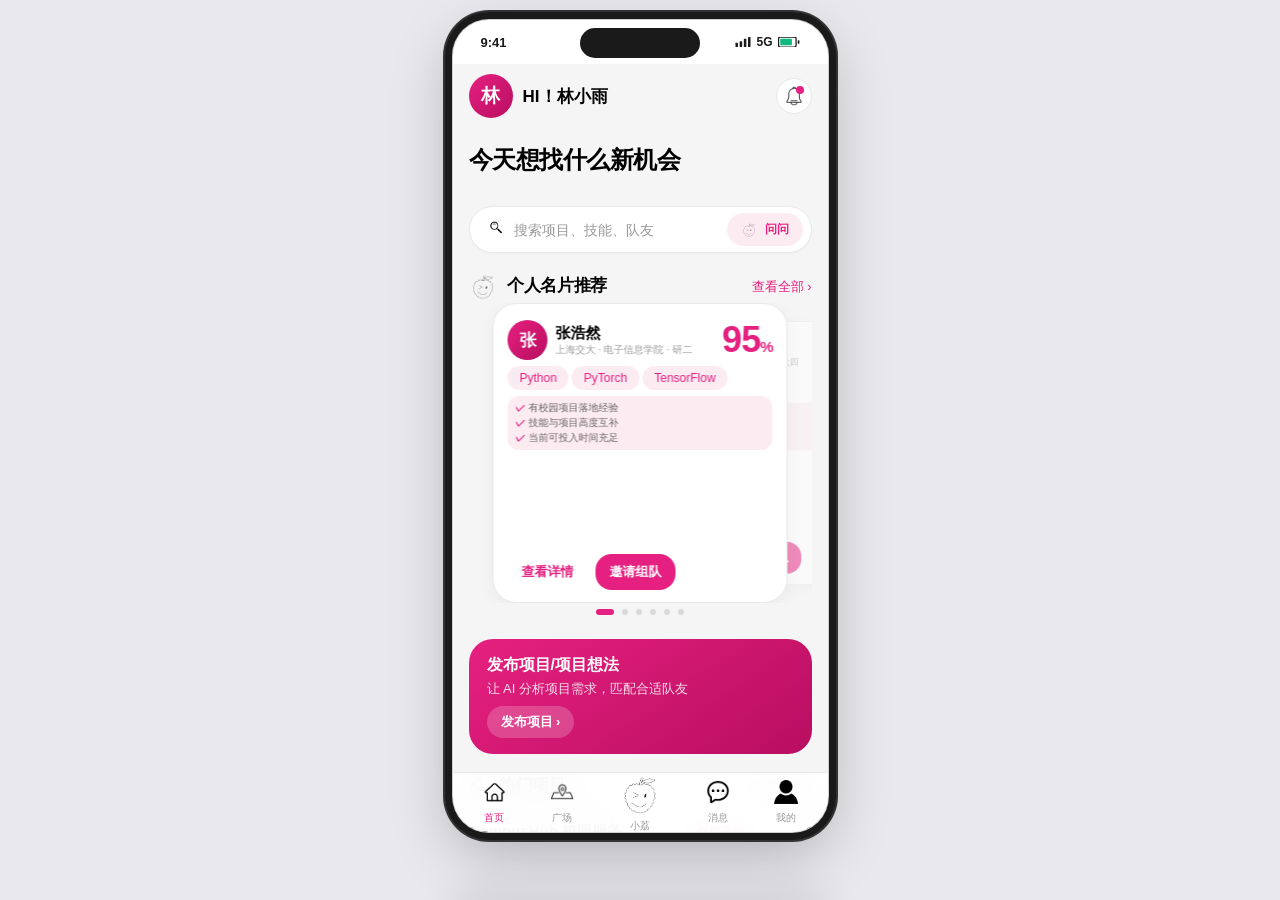
<file: assets/teamcard/2.html>
﻿<!DOCTYPE html>
<html lang="zh-CN">
<head>
<meta charset="UTF-8">
<meta name="viewport" content="width=device-width, initial-scale=1.0, maximum-scale=1.0, user-scalable=no, viewport-fit=cover">
<title>TeamCard AI · 小荔</title>
<style>
:root{
  --safe:44px;--mx:16px;--gap:20px;--pad:16px;--nav-h:60px;
  --bg:#F5F5F5;--card:#FFF;--txt:#1A1A1A;--txt2:#666;--txt3:#999;--border:#E8E8E8;
  --red:#E62080;--red-light:#FDEBF2;
  --shadow-sm:0 1px 2px rgba(0,0,0,0.03);--shadow-md:0 4px 16px rgba(0,0,0,0.05);
  --radius-sm:12px;--radius-md:16px;--radius-lg:20px;--radius-xl:24px;--radius-pill:9999px;
  --ease:cubic-bezier(0.19,1,0.22,1);--spring:cubic-bezier(0.34,1.56,0.64,1);
}
*,*::before,*::after{box-sizing:border-box;margin:0;padding:0}
html{font-family:-apple-system,BlinkMacSystemFont,"SF Pro Display","PingFang SC",sans-serif;font-size:16px;-webkit-font-smoothing:antialiased;-webkit-tap-highlight-color:transparent}
body{background:#E8E8ED;display:flex;justify-content:center;align-items:flex-start;min-height:100vh;padding:20px 0}
::-webkit-scrollbar{width:0;height:0}

/* Phone Frame */
.phone-outer{max-width:430px;width:100%;display:flex;justify-content:center}
.phone-frame{width:375px;height:812px;background:var(--bg);border-radius:36px;overflow:hidden;position:relative;box-shadow:0 0 0 1px #D0D0D0,0 0 0 8px #1A1A1A,0 0 0 10px #333,0 20px 60px rgba(0,0,0,0.25)}
.status-bar{height:44px;background:#FFF;display:flex;align-items:center;justify-content:space-between;padding:0 28px;font-size:12px;font-weight:600;color:var(--txt);position:sticky;top:0;z-index:150;border-radius:36px 36px 0 0}
.status-bar__time{font-size:13px;font-weight:700}
.status-icons{display:flex;align-items:center;gap:5px;font-size:12px}
.dynamic-island{position:absolute;top:8px;left:50%;transform:translateX(-50%);width:120px;height:30px;background:#1A1A1A;border-radius:20px;z-index:151}

.app-content{height:calc(812px - 44px);overflow-y:auto;overflow-x:hidden;-webkit-overflow-scrolling:touch}
.page{display:none;flex-direction:column;min-height:100%}
.page--active{display:flex;animation:pageIn 0.3s var(--ease)}
@keyframes pageIn{from{opacity:0;transform:translateY(8px)}to{opacity:1;transform:translateY(0)}}
.page__content{flex:1 0 auto;padding:0 var(--mx) calc(var(--nav-h) + 12px);display:flex;flex-direction:column;gap:var(--gap)}

/* Typography */
.t-hero{font-size:24px;font-weight:800;letter-spacing:-0.5px;line-height:1.25;color:var(--txt)}
.t-title{font-size:21px;font-weight:700;letter-spacing:-0.4px;color:var(--txt)}
.t-section{font-size:17px;font-weight:600;letter-spacing:-0.3px;color:var(--txt)}
.t-body{font-size:14px;font-weight:400;color:var(--txt2);line-height:1.6}
.t-caption{font-size:12px;font-weight:400;color:var(--txt3)}

/* Card */
.card{background:var(--card);border-radius:var(--radius-xl);padding:var(--pad);box-shadow:var(--shadow-sm);border:1px solid var(--border)}

/* Floating Buttons Container */
.explore-fabs-container{position:absolute;bottom:calc(var(--nav-h) + 12px);left:0;right:0;display:none;flex-direction:row;justify-content:center;gap:12px;z-index:90}
.explore-fabs-container.page-explore-active{display:flex}
.explore-fab{display:inline-flex;align-items:center;gap:6px;padding:11px 18px;background:var(--red);color:#fff;border:none;border-radius:var(--radius-pill);font-size:14px;font-weight:600;font-family:inherit;cursor:pointer;box-shadow:0 4px 16px rgba(230,32,128,0.3);z-index:20}

/* TabBar */
.tabbar{position:absolute;bottom:0;left:0;right:0;height:var(--nav-h);background:rgba(255,255,255,0.94);backdrop-filter:blur(20px);-webkit-backdrop-filter:blur(20px);border-top:0.5px solid var(--border);display:flex;align-items:center;justify-content:space-around;padding:0 8px;z-index:100}
.tabbar__item{display:flex;flex-direction:column;align-items:center;gap:2px;cursor:pointer;border:none;background:none;color:var(--txt3);font-family:inherit;padding:6px 10px;transition:color 0.2s}
.tabbar__item--active{color:var(--red)}
.tabbar__icon{font-size:21px;transition:transform 0.3s var(--spring)}
.tabbar__item:active .tabbar__icon{transform:scale(0.82)}
.tabbar__label{font-size:10px;font-weight:500}
.tabbar__item--ai .tabbar__icon{width:44px;height:44px;border-radius:50%;overflow:hidden;display:flex;align-items:center;justify-content:center}
.tabbar__item--ai .tabbar__icon img{width:100%;height:100%;object-fit:cover}

/* Buttons */
.btn{display:inline-flex;align-items:center;justify-content:center;gap:6px;border:none;font-family:inherit;cursor:pointer;white-space:nowrap;transition:all 0.18s var(--ease);-webkit-tap-highlight-color:transparent}
.btn--primary{background:var(--red);color:#fff;font-size:15px;font-weight:600;height:48px;padding:0 24px;border-radius:var(--radius-md)}
.btn--primary:active{transform:scale(0.97);background:#B80E60}
.btn--secondary{background:var(--card);color:var(--txt);font-size:14px;font-weight:600;height:44px;padding:0 20px;border-radius:var(--radius-md);border:1.5px solid var(--border)}
.btn--secondary:active{background:var(--bg)}
.btn--text{background:none;color:var(--red);font-size:14px;font-weight:600;padding:8px 12px;border-radius:8px}
.btn--text:active{background:var(--red-light)}
.btn--block{width:100%}.btn--sm{height:36px;padding:0 14px;font-size:13px}.btn--danger{background:var(--red-light);color:var(--red);font-size:14px;font-weight:600;height:44px;padding:0 20px;border-radius:var(--radius-md)}

/* Tags */
.tag{display:inline-flex;align-items:center;gap:4px;padding:5px 12px;border-radius:var(--radius-pill);font-size:12px;font-weight:500;white-space:nowrap}
.tag--skill{background:var(--red-light);color:var(--red)}
.tag--role{background:var(--red-light);color:var(--red);font-weight:600}
.tag--ai{background:var(--red-light);color:var(--red);font-weight:600}
.tag--status-success{background:#ECFDF5;color:#10B981}.tag--status-warning{background:#FFFBEB;color:#F59E0B}.tag--status-info{background:#EFF6FF;color:#3B82F6}.tag--status-danger{background:var(--red-light);color:var(--red)}.tag--status-neutral{background:var(--bg);color:var(--txt3)}

/* Utility */
.flex-row{display:flex;align-items:center;gap:8px;flex-wrap:wrap}
.flex-between{display:flex;align-items:center;justify-content:space-between}
.mt-4{margin-top:4px}.mt-8{margin-top:8px}.mt-12{margin-top:12px}.mb-8{margin-bottom:8px}.w-full{width:100%}

/* ============================================================
   HOME PAGE
   ============================================================ */
.home-greet{display:flex;align-items:center;justify-content:space-between;padding:10px 0 0}
.home-greet__left{display:flex;align-items:center;gap:10px}
.home-avatar{width:44px;height:44px;border-radius:50%;background:linear-gradient(135deg,#E62080,#B80E60);color:#fff;display:flex;align-items:center;justify-content:center;font-size:19px;font-weight:700}
.home-hi{font-size:17px;font-weight:700}
.home-notify{width:36px;height:36px;border-radius:50%;background:var(--card);border:1px solid var(--border);display:flex;align-items:center;justify-content:center;font-size:16px;cursor:pointer;position:relative}
.home-notify::after{content:'';position:absolute;top:7px;right:7px;width:8px;height:8px;border-radius:50%;background:var(--red)}
.hero-title{font-size:24px;font-weight:800;letter-spacing:-0.5px;padding:6px 0 10px}
.ai-search{display:flex;align-items:center;gap:8px;padding:6px 8px 6px 16px;background:var(--card);border-radius:var(--radius-pill);border:1.5px solid var(--border);box-shadow:var(--shadow-sm)}
.ai-search__input{flex:1;border:none;background:none;font-size:14px;font-family:inherit;color:var(--txt);outline:none;padding:8px 0}
.ai-search__input::placeholder{color:var(--txt3)}
.ai-search__btn{display:flex;align-items:center;gap:4px;padding:8px 14px;background:var(--red-light);border-radius:var(--radius-pill);font-size:12px;font-weight:600;color:var(--red);cursor:pointer;border:none;white-space:nowrap;font-family:inherit;flex-shrink:0}

/* Personal card showcase (user's own card on home) */
.personal-card{background:linear-gradient(145deg,#FFF5F5,#FFF);border-radius:var(--radius-xl);padding:20px;border:1px solid rgba(230,32,128,0.08);box-shadow:var(--shadow-md);position:relative;overflow:hidden;cursor:pointer}
.personal-card::before{content:'';position:absolute;top:0;left:20px;right:20px;height:2px;background:linear-gradient(90deg,transparent,var(--red),transparent);opacity:0.3;border-radius:0 0 2px 2px}
.personal-card__bg{position:absolute;inset:0;opacity:0.04;background:radial-gradient(circle at 30% 20%,#E62080,transparent 60%),radial-gradient(circle at 70% 80%,#B80E60,transparent 60%);pointer-events:none}
.personal-card__top{display:flex;align-items:center;justify-content:space-between;position:relative;z-index:1}
.personal-card__user{display:flex;align-items:center;gap:10px}
.personal-card__avatar{width:52px;height:52px;border-radius:50%;background:linear-gradient(135deg,#E62080,#B80E60);color:#fff;display:flex;align-items:center;justify-content:center;font-size:22px;font-weight:700}
.personal-card__name{font-size:17px;font-weight:700}
.personal-card__college{font-size:11px;color:var(--txt3)}
.personal-card__switch{display:flex;align-items:center;gap:4px;padding:6px 12px;background:var(--card);border:1px solid var(--border);border-radius:var(--radius-pill);font-size:11px;color:var(--txt2);cursor:pointer;z-index:1}
.personal-card__tags{display:flex;flex-wrap:wrap;gap:6px;margin-top:12px;position:relative;z-index:1}
.personal-card__bio{font-size:13px;color:var(--txt2);margin-top:8px;position:relative;z-index:1}

/* Carousel */
.carousel{position:relative;height:300px;perspective:1200px;overflow:hidden}
.carousel__card{position:absolute;width:295px;left:50%;top:0;height:100%;transform-origin:center center;will-change:transform;backface-visibility:hidden;transition:transform 0.45s var(--spring),opacity 0.35s;pointer-events:none}
.carousel__card--active{z-index:5;pointer-events:auto;transform:translateX(-50%) scale(1);opacity:1}
.carousel__card--left{z-index:3;transform:translateX(calc(-50% - 130px)) scale(0.88);opacity:0.5}
.carousel__card--right{z-index:3;transform:translateX(calc(-50% + 130px)) scale(0.88);opacity:0.5}
.carousel__card--far{z-index:1;opacity:0}
.carousel-dots{display:flex;justify-content:center;gap:8px;margin-top:6px}
.carousel-dot{width:6px;height:6px;border-radius:3px;background:var(--txt3);opacity:0.3;transition:all 0.3s;cursor:pointer;border:none}
.carousel-dot--active{opacity:1;background:var(--red);width:18px}

.ccard{padding:16px 14px 12px;width:100%;height:100%;display:flex;flex-direction:column;gap:6px;background:var(--card);border-radius:var(--radius-xl);border:1px solid var(--border);box-shadow:var(--shadow-md)}
.ccard__top{display:flex;align-items:center;justify-content:space-between}
.ccard__user{display:flex;align-items:center;gap:8px}
.ccard__avatar{width:40px;height:40px;border-radius:50%;background:linear-gradient(135deg,#E62080,#B80E60);color:#fff;display:flex;align-items:center;justify-content:center;font-size:17px;font-weight:700;flex-shrink:0}
.ccard__name{font-size:15px;font-weight:700}
.ccard__college{font-size:10px;color:var(--txt3)}
.ccard__match{font-size:36px;font-weight:800;letter-spacing:-1px;color:var(--red);line-height:1}
.ccard__match span{font-size:15px;font-weight:600}
.ccard__tags{display:flex;flex-wrap:wrap;gap:3px}
.ccard__reasons{display:flex;flex-direction:column;gap:1px;padding:5px 8px;background:var(--red-light);border-radius:var(--radius-sm);font-size:10px;color:var(--txt2)}
.ccard__reasons span::before{content:'✓ ';color:var(--red);font-weight:700}
.ccard__actions{display:flex;gap:8px;margin-top:auto}

/* Publish CTA */
.publish-cta{background:linear-gradient(145deg,#E62080,#B80E60);border-radius:var(--radius-xl);padding:16px 18px;color:#fff;cursor:pointer;margin-top:4px}
.publish-cta__title{font-size:16px;font-weight:700}
.publish-cta__sub{font-size:13px;opacity:0.85;margin-top:4px}
.publish-cta__btn{margin-top:8px;display:inline-flex;align-items:center;gap:6px;padding:7px 14px;background:rgba(255,255,255,0.2);border-radius:var(--radius-pill);font-size:13px;font-weight:600;color:#fff}

/* Card scroll */
.card-scroll{display:flex;gap:14px;overflow-x:auto;padding:2px var(--mx) 8px;margin:0 calc(var(--mx)*-1);scroll-snap-type:x mandatory}
.card-scroll::-webkit-scrollbar{display:none}
.card-scroll>*{scroll-snap-align:start;min-width:250px;flex-shrink:0}

/* Section header */
.sec-hd{display:flex;align-items:center;justify-content:space-between;margin-bottom:2px}
.sec-hd__title{font-size:17px;font-weight:600;letter-spacing:-0.3px}
.sec-hd__more{font-size:13px;color:var(--red);font-weight:500;cursor:pointer}

/* AI Insight */
.ai-insight{background:linear-gradient(135deg,#FDF1F3,#FFF5F5);border-radius:var(--radius-xl);padding:16px;border:1px solid rgba(165,30,60,0.08);position:relative;overflow:hidden}
.ai-insight::before{content:'';position:absolute;top:0;left:16px;right:16px;height:2px;background:var(--red);border-radius:0 0 2px 2px;opacity:0.25}

/* ============================================================
   EXPLORE
   ============================================================ */
.explore-greet{display:flex;align-items:center;gap:10px;padding:4px 0}
.explore-greet__avatar{width:36px;height:36px;border-radius:50%;background:linear-gradient(135deg,#E62080,#B80E60);color:#fff;display:flex;align-items:center;justify-content:center;font-size:15px;font-weight:700}
.explore-greet__hi{font-size:17px;font-weight:700}

.seg-control{display:flex;background:#E5E5EA;border-radius:8px;padding:2px}
.seg-control__tab{flex:1;text-align:center;padding:7px 0;border-radius:7px;font-size:14px;font-weight:500;color:var(--txt);cursor:pointer;border:none;background:none;font-family:inherit;transition:all 0.2s}
.seg-control__tab--active{background:#fff;font-weight:600;box-shadow:0 1px 3px rgba(0,0,0,0.08)}

.masonry{columns:2;column-gap:10px}.masonry>*{break-inside:avoid;margin-bottom:10px}
.grid-card{padding:12px;display:flex;flex-direction:column;gap:6px;background:var(--card);border-radius:var(--radius-lg);border:1px solid var(--border);cursor:pointer;transition:all 0.2s}
.grid-card:active{transform:scale(0.98)}
.grid-card__top{display:flex;align-items:center;gap:8px}
.grid-card__avatar{width:34px;height:34px;border-radius:50%;background:linear-gradient(135deg,#E62080,#B80E60);color:#fff;display:flex;align-items:center;justify-content:center;font-size:14px;font-weight:600;flex-shrink:0}
.grid-card__name{font-size:14px;font-weight:600}
.grid-card__college{font-size:10px;color:var(--txt3)}
.grid-card__match{font-size:14px;font-weight:700;color:var(--red)}
.grid-card__tags{display:flex;flex-wrap:wrap;gap:3px;font-size:11px}

.pcard{padding:16px;display:flex;flex-direction:column;gap:10px;background:var(--card);border-radius:var(--radius-lg);border:1px solid var(--border);cursor:pointer;transition:all 0.2s}
.pcard:active{transform:scale(0.985)}
.pcard__name{font-size:16px;font-weight:600}
.pcard__brief{font-size:13px;color:var(--txt2);line-height:1.5}
.pcard__footer{display:flex;align-items:center;justify-content:space-between;gap:8px}



/* ============================================================
   AI CHAT (小荔页)
   ============================================================ */
.chat-hero{display:flex;flex-direction:column;align-items:center;padding:32px 20px 20px;text-align:center}
.chat-hero img{width:72px;height:72px;border-radius:50%;object-fit:cover;margin-bottom:12px}
.chat-hero__title{font-size:20px;font-weight:700;margin-bottom:4px}
.chat-hero__sub{font-size:14px;color:var(--txt2)}
.chat-hero__tools{display:flex;gap:12px;margin-top:12px}
.chat-hero__tool{width:36px;height:36px;border-radius:50%;background:var(--card);border:1px solid var(--border);display:flex;align-items:center;justify-content:center;font-size:16px;cursor:pointer}
.chat-actions{display:grid;grid-template-columns:1fr 1fr;gap:10px;padding:0 var(--mx)}
.chat-action{display:flex;flex-direction:column;align-items:center;justify-content:center;gap:8px;padding:20px 16px;background:var(--card);border:1px solid var(--border);border-radius:var(--radius-lg);font-size:13px;font-weight:600;cursor:pointer;transition:all 0.2s}
.chat-action:active{background:var(--bg);border-color:var(--red)}
.chat-action__icon{font-size:28px}
.chat-history{padding:8px 0}
.chat-history-item{display:flex;align-items:center;gap:10px;padding:12px 14px;background:var(--card);border:1px solid var(--border);border-radius:var(--radius-lg);cursor:pointer;transition:all 0.2s}
.chat-history-item:active{background:var(--bg)}
.chat-history-item__icon{width:32px;height:32px;border-radius:50%;background:var(--red-light);display:flex;align-items:center;justify-content:center;font-size:16px;flex-shrink:0}
.chat-history-item__title{font-size:13px;font-weight:500;color:var(--txt);flex:1}
.chat-history-item__time{font-size:11px;color:var(--txt3);flex-shrink:0}
.chat-bubbles{flex:1;overflow-y:auto;padding:12px var(--mx);display:flex;flex-direction:column;gap:8px}
.chat-bubble{display:flex;gap:8px;max-width:82%}
.chat-bubble--user{align-self:flex-end;flex-direction:row-reverse}
.chat-bubble--ai{align-self:flex-start}
.chat-bubble__avatar{width:30px;height:30px;border-radius:50%;flex-shrink:0;overflow:hidden}
.chat-bubble__avatar img{width:100%;height:100%;object-fit:cover}
.chat-bubble__text{padding:10px 14px;border-radius:16px;font-size:13px;line-height:1.5}
.chat-bubble--user .chat-bubble__text{background:var(--red);color:#fff;border-bottom-right-radius:4px}
.chat-bubble--ai .chat-bubble__text{background:var(--card);color:var(--txt);border:1px solid var(--border);border-bottom-left-radius:4px}
.chat-loading{display:flex;gap:4px;padding:6px 0}
.chat-loading span{width:5px;height:5px;border-radius:50%;background:var(--txt3);animation:dotBounce 1.2s infinite}
.chat-loading span:nth-child(2){animation-delay:0.2s}.chat-loading span:nth-child(3){animation-delay:0.4s}
@keyframes dotBounce{0%,60%,100%{transform:translateY(0);opacity:0.3}30%{transform:translateY(-5px);opacity:1}}
.chat-quick{display:flex;gap:8px;overflow-x:auto;padding:8px var(--mx);background:var(--card);border-top:1px solid var(--border)}
.chat-quick::-webkit-scrollbar{display:none}
.chat-quick__chip{display:flex;align-items:center;gap:5px;padding:7px 12px;background:var(--bg);border:1px solid var(--border);border-radius:var(--radius-pill);font-size:12px;font-weight:500;cursor:pointer;white-space:nowrap;flex-shrink:0}
.chat-input-bar{display:flex;align-items:center;gap:8px;padding:8px var(--mx);background:var(--card);border-top:1px solid var(--border)}
.chat-input{flex:1;height:38px;padding:0 14px;border:1.5px solid var(--border);border-radius:20px;font-size:14px;font-family:inherit;background:var(--bg);outline:none}
.chat-input:focus{border-color:var(--red)}
.chat-send{width:36px;height:36px;border-radius:50%;border:none;background:var(--red);color:#fff;font-size:16px;cursor:pointer;flex-shrink:0;display:flex;align-items:center;justify-content:center}

/* ============================================================
   MESSAGES
   ============================================================ */
.msg-stats{display:flex;justify-content:space-around;padding:4px 0 8px}
.msg-stat{text-align:center}
.msg-stat__num{font-size:28px;font-weight:800;color:var(--txt)}
.msg-stat__label{font-size:11px;color:var(--txt3);margin-top:2px}
.msg-circles{display:flex;justify-content:space-around;padding:8px 0}
.msg-circle{width:80px;height:80px;border-radius:50%;display:flex;flex-direction:column;align-items:center;justify-content:center;gap:2px;cursor:pointer;border:none;font-family:inherit;transition:all 0.2s;background:var(--card);border:1.5px solid var(--border);padding:4px}
.msg-circle--active{background:var(--red);color:#fff;border-color:var(--red)}
.msg-circle--active .msg-circle__num{color:#fff}
.msg-circle__icon{font-size:24px;margin-bottom:0}
.msg-circle__num{font-size:14px;font-weight:700;color:var(--txt);margin:0}
.msg-circle__label{font-size:11px;font-weight:500;margin-top:0}
.msg-menu{margin-top:12px}
.msg-menu__item{display:flex;align-items:center;justify-content:space-between;padding:14px 16px;background:var(--card);border:1px solid var(--border);cursor:pointer;transition:all 0.2s}
.msg-menu__item:first-child{border-radius:var(--radius-lg) var(--radius-lg) 0 0}
.msg-menu__item:last-child{border-radius:0 0 var(--radius-lg) var(--radius-lg)}
.msg-menu__item:active{background:var(--bg)}

/* ============================================================
   PROFILE
   ============================================================ */
.profile-bg{height:350px;background:linear-gradient(135deg,#FDF1F3,#FFF5F5,#FDF1F3);border-radius:0 0 var(--radius-xl) var(--radius-xl);position:relative;margin:0 calc(var(--mx)*-1);margin-bottom:-160px;z-index:0}
.profile-avatar{width:72px;height:72px;border-radius:50%;background:linear-gradient(135deg,#E62080,#B80E60);color:#fff;display:flex;align-items:center;justify-content:center;font-size:30px;font-weight:700;margin:-100px auto 0 auto;position:relative;z-index:1;border:3px solid #fff;box-shadow:var(--shadow-sm)}
.profile-info{text-align:center;padding:8px 0 12px;position:relative;z-index:1}
.profile-name{font-size:18px;font-weight:700}
.profile-college{font-size:13px;color:var(--txt3);margin-top:2px}
.profile-bio{font-size:14px;color:var(--txt2);margin-top:4px}
.menu-item{display:flex;align-items:center;justify-content:space-between;padding:14px 16px;background:var(--card);border:1px solid var(--border);cursor:pointer;transition:all 0.2s}
.menu-item:first-child{border-radius:var(--radius-lg) var(--radius-lg) 0 0}
.menu-item:last-child{border-radius:0 0 var(--radius-lg) var(--radius-lg)}
.menu-item:active{background:var(--bg)}
.menu-item__left{display:flex;align-items:center;gap:10px}

/* Filter */
.search-bar{position:relative}.search-bar input{width:100%;height:40px;padding:0 14px 0 34px;border:1.5px solid var(--border);border-radius:var(--radius-sm);font-size:14px;font-family:inherit;background:var(--card);outline:none}.search-bar input:focus{border-color:var(--red)}.search-bar span{position:absolute;left:10px;top:50%;transform:translateY(-50%);font-size:14px;color:var(--txt3)}
.filter-row{display:flex;gap:8px;overflow-x:auto;padding:2px 0}.filter-row::-webkit-scrollbar{display:none}
.filter-chip{padding:6px 12px;border-radius:var(--radius-pill);font-size:12px;font-weight:500;border:1.5px solid var(--border);background:var(--card);color:var(--txt2);cursor:pointer;white-space:nowrap;flex-shrink:0;transition:all 0.2s}
.filter-chip--active{background:var(--red);color:#fff;border-color:var(--red)}
.state-empty{display:flex;flex-direction:column;align-items:center;padding:40px 20px;text-align:center;gap:10px}
.state-empty__icon{font-size:40px;opacity:0.5}.state-empty__title{font-size:16px;font-weight:600}.state-empty__desc{font-size:13px;color:var(--txt3);max-width:240px}

/* Drawer */
.drawer-overlay{position:fixed;inset:0;background:rgba(0,0,0,0.3);z-index:200;opacity:0;pointer-events:none;transition:opacity 0.3s}
.drawer{position:fixed;bottom:0;left:50%;transform:translateX(-50%) translateY(100%);width:375px;background:#fff;border-radius:20px 20px 0 0;z-index:201;transition:transform 0.35s var(--spring);padding:16px 20px 24px;box-shadow:0 -8px 40px rgba(0,0,0,0.1)}
</style>
</head>
<body>
<div class="phone-outer"><div class="phone-frame">
<div class="dynamic-island"></div>
<div class="status-bar"><span class="status-bar__time">9:41</span><span class="status-icons"><svg viewBox="0 0 18 12" width="16" height="10"><rect x="0" y="7" width="3" height="5" rx="0.5" fill="#1A1A1A"/><rect x="5" y="5" width="3" height="7" rx="0.5" fill="#1A1A1A"/><rect x="10" y="2" width="3" height="10" rx="0.5" fill="#1A1A1A"/><rect x="15" y="0" width="3" height="12" rx="0.5" fill="#1A1A1A"/></svg> <span>5G</span> <svg viewBox="0 0 25 12" width="22" height="10"><rect x="0" y="0" width="21" height="12" rx="2" stroke="#1A1A1A" stroke-width="1.5" fill="none"/><rect x="23" y="4" width="2" height="4" rx="0.5" fill="#1A1A1A"/><rect x="2" y="2" width="14" height="8" rx="1" fill="#10B981"/></svg></span></div>

<div class="app-content">
<!-- ============================================================
     PAGE 1: 首页
     ============================================================ -->
<section class="page page--active" id="page-home"><div class="page__content">
  <div class="home-greet"><div class="home-greet__left"><div class="home-avatar" id="hm-avatar">林</div><div class="home-hi">HI！<span id="hm-name">林小雨</span></div></div><div class="home-notify" data-action="nav:messages"><img src="消息提醒图标.png" style="width:20px;height:20px;object-fit:contain"></div></div>
  <h1 class="hero-title">今天想找什么新机会</h1>
  <div class="ai-search"><span style="font-size:14px;color:var(--txt3)"><img src="放大镜.png" style="width:20px;height:20px;object-fit:contain"></span><input class="ai-search__input" placeholder="搜索项目、技能、队友"><button class="ai-search__btn" data-action="nav:ai-chat"><img src="小荔图标.png" style="width:16px;height:16px;object-fit:contain;display:inline-block;vertical-align:middle;margin-right:4px"> 问问</button></div>

  <!-- 个人名片推荐 (carousel) -->
  <div><div class="sec-hd"><div class="sec-hd__title"><img src="小荔图标.png" style="width:28px;height:28px;object-fit:contain;display:inline-block;vertical-align:middle;margin-right:6px"> 个人名片推荐</div><span class="sec-hd__more" data-action="nav:explore">查看全部 ›</span></div>
  <div class="carousel" id="carousel"><div id="carousel-track"></div></div><div class="carousel-dots" id="carousel-dots"></div></div>

  <!-- 发布项目 -->
  <div class="publish-cta" data-action="go-create-project"><div class="publish-cta__title">发布项目/项目想法</div><div class="publish-cta__sub">让 AI 分析项目需求，匹配合适队友</div><span class="publish-cta__btn">发布项目 ›</span></div>

  <!-- 热门项目 -->
  <div><div class="sec-hd"><div class="sec-hd__title"><img src="热门图标.png" style="width:20px;height:20px;object-fit:contain;display:inline-block;vertical-align:middle;margin-right:6px"> 热门项目</div><span class="sec-hd__more" data-action="nav:explore">查看全部 ›</span></div>
  <div class="card-scroll" id="home-projects"></div></div>

  <!-- AI推荐 -->
  <div class="ai-insight"><div class="sec-hd__title" style="margin-bottom:8px"><img src="小荔图标.png" style="width:20px;height:20px;object-fit:contain;display:inline-block;vertical-align:middle;margin-right:6px"> AI推荐</div><p class="t-body" id="ai-insight" style="color:var(--txt)"></p><p class="t-caption mt-4" id="ai-insight-stat"></p><button class="btn btn--primary btn--sm mt-8" data-action="nav:explore">查看推荐项目</button></div>

  <!-- 技能学习推荐 -->
  <div><div class="sec-hd"><div class="sec-hd__title"><img src="技能图标.png" style="width:20px;height:20px;object-fit:contain;display:inline-block;vertical-align:middle;margin-right:6px"> 技能学习</div><span class="sec-hd__more">查看全部 ›</span></div>
  <div class="card-scroll" id="home-learning">
    <div class="card" style="display:flex;flex-direction:column;gap:10px;padding:14px">
      <div style="display:flex;align-items:center;gap:10px">
        <div style="width:44px;height:44px;border-radius:12px;background:linear-gradient(135deg,#667EEA,#764BA2);display:flex;align-items:center;justify-content:center"><img src="技能图标.png" style="width:24px;height:24px;object-fit:contain"></div>
        <div><div style="font-size:14px;font-weight:600">React 进阶实战</div><div style="font-size:11px;color:var(--txt3)">500+ 人正在学习</div></div>
      </div>
      <div class="flex-row gap-4 mt-4">
        <span class="tag tag--skill">React</span>
        <span class="tag tag--skill">TypeScript</span>
        <span class="tag tag--skill">Hooks</span>
      </div>
      <button class="btn btn--secondary btn--sm w-full mt-4">开始学习</button>
    </div>
    <div class="card" style="display:flex;flex-direction:column;gap:10px;padding:14px">
      <div style="display:flex;align-items:center;gap:10px">
        <div style="width:44px;height:44px;border-radius:12px;background:linear-gradient(135deg,#F093FB,#F5576C);display:flex;align-items:center;justify-content:center"><img src="小荔图标.png" style="width:24px;height:24px;object-fit:contain"></div>
        <div><div style="font-size:14px;font-weight:600">AI 大模型应用</div><div style="font-size:11px;color:var(--txt3)">320+ 人正在学习</div></div>
      </div>
      <div class="flex-row gap-4 mt-4">
        <span class="tag tag--skill">LLM</span>
        <span class="tag tag--skill">Python</span>
        <span class="tag tag--skill">API</span>
      </div>
      <button class="btn btn--secondary btn--sm w-full mt-4">开始学习</button>
    </div>
    <div class="card" style="display:flex;flex-direction:column;gap:10px;padding:14px">
      <div style="display:flex;align-items:center;gap:10px">
        <div style="width:44px;height:44px;border-radius:12px;background:linear-gradient(135deg,#4FACFE,#00F2FE);display:flex;align-items:center;justify-content:center"><img src="灵感图标.png" style="width:24px;height:24px;object-fit:contain"></div>
        <div><div style="font-size:14px;font-weight:600">UI/UX 设计入门</div><div style="font-size:11px;color:var(--txt3)">450+ 人正在学习</div></div>
      </div>
      <div class="flex-row gap-4 mt-4">
        <span class="tag tag--skill">Figma</span>
        <span class="tag tag--skill">设计系统</span>
        <span class="tag tag--skill">用户体验</span>
      </div>
      <button class="btn btn--secondary btn--sm w-full mt-4">开始学习</button>
    </div>
  </div></div>

  <!-- 社区动态 -->
  <div><div class="sec-hd"><div class="sec-hd__title"><img src="消息图标.png" style="width:20px;height:20px;object-fit:contain;display:inline-block;vertical-align:middle;margin-right:6px"> 社区动态</div><span class="sec-hd__more">查看全部 ›</span></div>
  <div style="display:flex;flex-direction:column;gap:10px">
    <div class="card" style="display:flex;gap:12px;padding:14px">
      <div style="width:38px;height:38px;border-radius:50%;background:linear-gradient(135deg,#E62080,#B80E60);color:#fff;display:flex;align-items:center;justify-content:center;font-size:15px;font-weight:600">张</div>
      <div style="flex:1">
        <div style="display:flex;align-items:center;gap:6px">
          <span style="font-size:14px;font-weight:600">张浩然</span>
          <span class="tag tag--status-success" style="font-size:10px">刚刚</span>
        </div>
        <p style="font-size:13px;color:var(--txt2);margin-top:2px">完成了「AI大模型应用」课程学习，获得认证徽章</p>
        <div class="flex-row gap-4 mt-4">
          <span style="font-size:12px;color:var(--txt3)">点赞 23</span>
          <span style="font-size:12px;color:var(--txt3)">评论 5</span>
        </div>
      </div>
    </div>
    <div class="card" style="display:flex;gap:12px;padding:14px">
      <div style="width:38px;height:38px;border-radius:50%;background:linear-gradient(135deg,#E62080,#B80E60);color:#fff;display:flex;align-items:center;justify-content:center;font-size:15px;font-weight:600">陈</div>
      <div style="flex:1">
        <div style="display:flex;align-items:center;gap:6px">
          <span style="font-size:14px;font-weight:600">陈思远</span>
          <span class="tag tag--status-info" style="font-size:10px">1小时前</span>
        </div>
        <p style="font-size:13px;color:var(--txt2);margin-top:2px">发布了新项目「校园二手交易平台」，期待志同道合的小伙伴加入！🚀</p>
        <div class="flex-row gap-4 mt-4">
          <span style="font-size:12px;color:var(--txt3)">点赞 45</span>
          <span style="font-size:12px;color:var(--txt3)">评论 12</span>
        </div>
      </div>
    </div>
    <div class="card" style="display:flex;gap:12px;padding:14px">
      <div style="width:38px;height:38px;border-radius:50%;background:linear-gradient(135deg,#E62080,#B80E60);color:#fff;display:flex;align-items:center;justify-content:center;font-size:15px;font-weight:600">王</div>
      <div style="flex:1">
        <div style="display:flex;align-items:center;gap:6px">
          <span style="font-size:14px;font-weight:600">王语晴</span>
          <span class="tag tag--status-info" style="font-size:10px">3小时前</span>
        </div>
        <p style="font-size:13px;color:var(--txt2);margin-top:2px">分享了一篇关于「微服务架构设计」的技术文章，欢迎一起讨论 💻</p>
        <div class="flex-row gap-4 mt-4">
          <span style="font-size:12px;color:var(--txt3)">点赞 67</span>
          <span style="font-size:12px;color:var(--txt3)">评论 18</span>
        </div>
      </div>
    </div>
  </div></div>
</div></section>

<!-- ============================================================
     PAGE 2: 广场
     ============================================================ -->
<section class="page" id="page-explore"><div class="page__content" style="gap:14px">
  <div class="explore-greet"><div class="explore-greet__avatar" id="ex-avatar">林</div><div class="explore-greet__hi">HEY，<span id="ex-name">林小雨</span>!</div></div>
  <div class="seg-control" id="explore-tabs"><button class="seg-control__tab seg-control__tab--active" data-action="explore-tab" data-tab="cards">名片广场</button><button class="seg-control__tab" data-action="explore-tab" data-tab="projects">项目广场</button></div>
  <div id="explore-cards">
    <div class="search-bar"><span><img src="放大镜.png" style="width:20px;height:20px;object-fit:contain"></span><input placeholder="搜索技能、专业、兴趣..." id="card-search"><button class="ai-search__btn" style="position:absolute;right:8px;top:50%;transform:translateY(-50%);padding:6px 10px;font-size:11px" data-action="nav:ai-chat"><img src="小荔图标.png" style="width:14px;height:14px;object-fit:contain"></button></div>
    <div class="filter-row mt-8" id="card-filters"><span class="filter-chip filter-chip--active" data-filter="all">全部</span><span class="filter-chip" data-filter="前端开发">前端开发</span><span class="filter-chip" data-filter="AI工程">AI工程</span><span class="filter-chip" data-filter="产品经理">产品经理</span><span class="filter-chip" data-filter="UI设计">UI设计</span><span class="filter-chip" data-filter="找队">正在找队</span></div>
    <div class="masonry mt-8" id="explore-card-list"></div><div class="state-empty" id="cards-empty" style="display:none"><span class="state-empty__icon">🪪</span><p class="state-empty__title">没有匹配的名片</p><p class="state-empty__desc">试试调整筛选条件</p></div>
  </div>
  <div id="explore-projects" style="display:none">
    <div class="search-bar"><span><img src="放大镜.png" style="width:20px;height:20px;object-fit:contain"></span><input placeholder="搜索项目..." id="project-search"><button class="ai-search__btn" style="position:absolute;right:8px;top:50%;transform:translateY(-50%);padding:6px 10px;font-size:11px" data-action="nav:ai-chat"><img src="小荔图标.png" style="width:14px;height:14px;object-fit:contain"></button></div>
    <div class="filter-row mt-8" id="project-filters"><span class="filter-chip filter-chip--active" data-filter="all">全部</span><span class="filter-chip" data-filter="创意项目">创意项目</span><span class="filter-chip" data-filter="大创项目">大创项目</span><span class="filter-chip" data-filter="课程作业">课程作业</span><span class="filter-chip" data-filter="recruiting">招募中</span></div>
    <div id="explore-project-list" class="mt-8" style="display:flex;flex-direction:column;gap:10px"></div><div class="state-empty" id="projects-empty" style="display:none"><span class="state-empty__icon">📋</span><p class="state-empty__title">没有匹配的项目</p><p class="state-empty__desc">试试调整筛选条件</p></div>
  </div>

</div></section>

<!-- ============================================================
     PAGE 3: 小荔页 (AI Chat)
     ============================================================ -->
<section class="page" id="page-ai-chat">
  <div style="padding:8px var(--mx);background:var(--bg)"><button style="width:32px;height:32px;border-radius:50%;border:none;background:var(--card);font-size:18px;cursor:pointer;box-shadow:var(--shadow-sm)" data-action="go-back">‹</button></div>
  <div class="chat-hero"><img src="小荔.jpg" alt="小荔"><div class="chat-hero__title">Come and chat with 小荔！</div><div class="chat-hero__sub">你的组队助手</div>
  </div>
  <div class="chat-actions"><div class="chat-action" data-action="chat-quick" data-msg="生成AI名片"><span class="chat-action__icon"><img src="小荔图标.png" style="width:20px;height:20px;object-fit:contain"></span>生成名片</div><div class="chat-action" data-action="chat-quick" data-msg="分析项目需求"><span class="chat-action__icon"><img src="文档图标.png" style="width:20px;height:20px;object-fit:contain"></span>分析项目需求</div><div class="chat-action" data-action="chat-quick" data-msg="匹配推荐队友"><span class="chat-action__icon"><img src="灵感图标.png" style="width:20px;height:20px;object-fit:contain"></span>匹配推荐队友</div><div class="chat-action" data-action="chat-quick" data-msg="团队诊断"><span class="chat-action__icon"><img src="警告图标.png" style="width:20px;height:20px;object-fit:contain"></span>团队诊断</div></div>
  <div class="chat-history">
    <div style="padding:12px var(--mx);font-size:12px;color:var(--txt3);font-weight:500">最近对话</div>
    <div style="display:flex;flex-direction:column;gap:8px;padding:0 var(--mx)" id="chat-history-list"></div>
  </div>
  <div class="chat-bubbles" id="chat-bubbles"></div>
  <div class="chat-quick"><div class="chat-quick__chip" data-action="chat-quick" data-msg="帮我找队友"><img src="放大镜.png" style="width:16px;height:16px;object-fit:contain;display:inline-block;vertical-align:middle;margin-right:4px"> 找队友</div><div class="chat-quick__chip" data-action="chat-quick" data-msg="帮我写邀请话术">写邀请</div><div class="chat-quick__chip" data-action="chat-quick" data-msg="拆解项目需求">拆项目</div><div class="chat-quick__chip" data-action="chat-quick" data-msg="优化名片">优化名片</div></div>
  <div class="chat-input-bar"><input class="chat-input" id="chat-input" placeholder="chat with 小荔"><button class="chat-send" data-action="chat-send">↑</button></div>
</section>

<!-- ============================================================
     PAGE 4: 消息页
     ============================================================ -->
<section class="page" id="page-messages"><div class="page__content" style="gap:14px">
  <h2 class="t-title">消息</h2>
  <div class="msg-stats"><div class="msg-stat"><div class="msg-stat__num" id="msg-stat-projects">3</div><div class="msg-stat__label">我的项目</div></div><div class="msg-stat"><div class="msg-stat__num" id="msg-stat-invites">4</div><div class="msg-stat__label">邀请消息</div></div></div>
  <div class="msg-circles"><button class="msg-circle msg-circle--active" data-action="msg-circle" data-tab="invite"><span class="msg-circle__icon"><img src="组队图标.png" style="width:24px;height:24px;object-fit:contain"></span><span class="msg-circle__num" id="circle-invite">4</span><span class="msg-circle__label">组队</span></button><button class="msg-circle" data-action="msg-circle" data-tab="friend"><span class="msg-circle__icon"><img src="好友图标.png" style="width:24px;height:24px;object-fit:contain"></span><span class="msg-circle__num">3</span><span class="msg-circle__label">好友</span></button><button class="msg-circle" data-action="msg-circle" data-tab="system"><span class="msg-circle__icon"><img src="消息提醒图标.png" style="width:24px;height:24px;object-fit:contain"></span><span class="msg-circle__num">3</span><span class="msg-circle__label">系统</span></button><button class="msg-circle" data-action="msg-circle" data-tab="ai"><span class="msg-circle__icon"><img src="小荔图标.png" style="width:24px;height:24px;object-fit:contain"></span><span class="msg-circle__num">2</span><span class="msg-circle__label">小荔</span></button></div>
  <div id="msg-content" style="display:flex;flex-direction:column;gap:8px"></div>
</div></section>

<!-- ============================================================
     PAGE 5: 我的
     ============================================================ -->
<section class="page" id="page-profile"><div class="page__content" style="padding-top:0">
  <div class="profile-bg"></div>
  <div class="profile-avatar" id="pf-avatar">林</div>
  <div class="profile-info"><div class="profile-name" id="pf-name">林小雨</div><div class="profile-college" id="pf-college">复旦大学 · 计算机学院 · 大三</div><div class="profile-bio" id="pf-bio">全栈开发，热爱开源与产品设计</div><div class="flex-row" style="justify-content:center;gap:6px;margin-top:12px;flex-wrap:wrap" id="pf-tags"></div></div>
  <button class="btn btn--secondary btn--block mt-12" data-action="open-user-drawer" style="border:1.5px solid var(--border)">切换账号</button>
  <div style="display:flex;flex-direction:column;gap:0;margin-top:20px"><div class="menu-item" data-action="nav:my-card"><div class="menu-item__left"><span><img src="小荔图标.png" style="width:20px;height:20px;object-fit:contain"></span><span>我的名片</span></div><span style="color:var(--txt3)">›</span></div><div class="menu-item" data-action="nav:my-projects"><div class="menu-item__left"><span><img src="文档图标.png" style="width:20px;height:20px;object-fit:contain"></span><span>我的项目</span></div><span style="color:var(--txt3)">›</span></div><div class="menu-item" data-action="nav:messages-invites"><div class="menu-item__left"><span><img src="消息图标.png" style="width:20px;height:20px;object-fit:contain"></span><span>我的邀请</span></div><span style="color:var(--txt3)">›</span></div><div class="menu-item" data-action="nav:my-favorites"><div class="menu-item__left"><span><img src="收藏图标.png" style="width:20px;height:20px;object-fit:contain"></span><span>我的收藏</span></div><span style="color:var(--txt3)">›</span></div><div class="menu-item" data-action="nav:profile-info"><div class="menu-item__left"><span><img src="个人页图标.png" style="width:20px;height:20px;object-fit:contain"></span><span>个人资料</span></div><span style="color:var(--txt3)">›</span></div><div class="menu-item" data-action="nav:settings"><div class="menu-item__left"><span><img src="设置图标.png" style="width:20px;height:20px;object-fit:contain"></span><span>设置</span></div><span style="color:var(--txt3)">›</span></div><div class="menu-item" style="border-radius:0 0 20px 20px"><div class="menu-item__left"><span><img src="退出图标.png" style="width:20px;height:20px;object-fit:contain"></span><span style="color:var(--red)">退出登录</span></div><span style="color:var(--red)">›</span></div></div>
</div></section>

<!-- Card Detail Page -->
<section class="page" id="page-card-detail"><div class="app-content" style="height:auto;overflow-y:auto">
  <div style="display:flex;align-items:center;padding:12px var(--mx);gap:8px;background:#fff;border-bottom:1px solid var(--border);position:sticky;top:0;z-index:50"><button style="width:32px;height:32px;border-radius:50%;border:none;background:var(--bg);font-size:18px;cursor:pointer" data-action="close-detail">‹</button><span style="font-size:16px;font-weight:600" id="cd-name">名片详情</span></div>
  <div style="padding:0 var(--mx) 80px;display:flex;flex-direction:column;gap:16px">
    <div class="profile-bg" style="height:350px;margin:0 calc(var(--mx)*-1) -160px;z-index:0"></div>
    <div style="width:72px;height:72px;border-radius:50%;background:linear-gradient(135deg,#E62080,#B80E60);color:#fff;display:flex;align-items:center;justify-content:center;font-size:30px;font-weight:700;margin:-100px auto 0 auto;border:3px solid #fff;box-shadow:var(--shadow-sm);z-index:1;position:relative" id="cd-avatar">林</div>
    <div style="text-align:center;padding:8px 0 12px;position:relative;z-index:1"><div style="font-size:18px;font-weight:700" id="cd-fullname">林小雨</div><div style="font-size:13px;color:var(--txt3);margin-top:2px" id="cd-college">复旦大学 · 计算机学院 · 大三</div><div style="font-size:14px;color:var(--txt2);margin-top:6px;line-height:1.5" id="cd-bio">全栈开发，热爱开源与产品设计</div><div class="flex-row" style="justify-content:center;gap:6px;margin-top:12px;flex-wrap:wrap" id="cd-tags"></div></div>
    <div class="card" id="cd-info"></div>
    <button class="btn btn--primary btn--block" id="cd-invite-btn"><img src="组队图标.png" style="width:16px;height:16px;object-fit:contain;display:inline-block;vertical-align:middle;margin-right:6px"> 邀请组队</button>
  </div>
</div></section>

<!-- Project Detail Page -->
<section class="page" id="page-project-detail"><div class="app-content" style="height:auto;overflow-y:auto">
  <div style="display:flex;align-items:center;padding:12px var(--mx);gap:8px;background:#fff;border-bottom:1px solid var(--border);position:sticky;top:0;z-index:50"><button style="width:32px;height:32px;border-radius:50%;border:none;background:var(--bg);font-size:18px;cursor:pointer" data-action="close-detail">‹</button><span style="font-size:16px;font-weight:600" id="pd-name">项目详情</span></div>
  <div style="padding:0 var(--mx) 80px;display:flex;flex-direction:column;gap:14px" id="pd-content"></div>
</div></section>

<!-- Drawer -->
<div class="drawer-overlay" id="drawer-overlay" data-action="close-drawer"></div>
<div class="drawer" id="drawer"><div style="font-size:16px;font-weight:600;margin-bottom:12px">切换账号</div><div id="drawer-users" style="display:flex;flex-direction:column;gap:8px"></div></div>

</div>

<!-- Floating Buttons for Explore Page -->
<div class="explore-fabs-container" id="explore-fabs">
  <button class="explore-fab" id="fab-card" data-action="go-create-card"><img src="小荔图标.png" style="width:16px;height:16px;object-fit:contain;display:inline-block;vertical-align:middle;margin-right:4px"> 创建名片</button>
  <button class="explore-fab" id="fab-project" data-action="go-create-project" style="display:none">发布项目</button>
</div>

<!-- TabBar -->
<nav class="tabbar" id="tabbar"><button class="tabbar__item tabbar__item--active" data-action="nav:home"><span class="tabbar__icon"><img src="首页图标.png" style="width:24px;height:24px;object-fit:contain"></span><span class="tabbar__label">首页</span></button><button class="tabbar__item" data-action="nav:explore"><span class="tabbar__icon"><img src="广场图标.png" style="width:24px;height:24px;object-fit:contain"></span><span class="tabbar__label">广场</span></button><button class="tabbar__item tabbar__item--ai" data-action="nav:ai-chat"><span class="tabbar__icon"><img src="小荔.jpg" alt="小荔"></span><span class="tabbar__label">小荔</span></button><button class="tabbar__item" data-action="nav:messages"><span class="tabbar__icon"><img src="消息图标.png" style="width:24px;height:24px;object-fit:contain"></span><span class="tabbar__label">消息</span></button><button class="tabbar__item" data-action="nav:profile"><span class="tabbar__icon"><img src="个人页图标.png" style="width:24px;height:24px;object-fit:contain"></span><span class="tabbar__label">我的</span></button></nav>

</div></div>

<script>
const DATA={users:[{id:'u1',name:'林小雨',avatar:'林',college:'复旦大学 · 计算机学院',year:'大三',bio:'全栈开发，热爱开源与产品设计，3个项目落地经验',skills:['React','Node.js','Python','UI设计','TypeScript','Vue.js','Git','Docker','PostgreSQL','AWS'],role:'前端开发',status:'available'},{id:'u2',name:'张浩然',avatar:'张',college:'上海交大 · 电子信息学院',year:'研二',bio:'AI 研究方向，NLP/CV 顶会论文 2 篇',skills:['Python','PyTorch','TensorFlow','NLP','Hugging Face','Transformers','LangChain','C++','CUDA','OpenCV'],role:'AI工程师',status:'available'},{id:'u3',name:'陈思远',avatar:'陈',college:'浙江大学 · 设计学院',year:'大三',bio:'产品设计与用户体验研究，Figma 协作达人',skills:['Figma','Sketch','用户研究','交互设计','原型设计','动效设计','用户测试','设计系统','品牌设计','插画'],role:'UI/UX设计师',status:'in-team'},{id:'u4',name:'王语晴',avatar:'王',college:'复旦大学 · 软件学院',year:'大四',bio:'后端架构与分布式系统，Go/K8s 实战',skills:['Go','Java','K8s','微服务','Redis','MySQL','MongoDB','RabbitMQ','gRPC','Linux'],role:'后端开发',status:'available'},{id:'u5',name:'赵一帆',avatar:'赵',college:'南京大学 · 商学院',year:'大三',bio:'产品经理方向，擅长需求分析与数据驱动',skills:['需求分析','项目管理','数据分析','用户调研','竞品分析','产品规划','PRD撰写','A/B测试','数据可视化','Excel高级'],role:'产品经理',status:'available'},{id:'u6',name:'刘子涵',avatar:'刘',college:'同济大学 · 设计创意学院',year:'研一',bio:'视觉设计与品牌策略，插画与动效兼具',skills:['PS','AI','品牌设计','插画','AE','PR','C4D','3D建模','动效设计','平面设计'],role:'视觉设计师',status:'available'},{id:'u7',name:'周子轩',avatar:'周',college:'北京大学 · 智能科学系',year:'研二',bio:'强化学习与多模态方向，顶会一作',skills:['Python','RL','CV','PyTorch','JAX','多模态学习','数学建模','算法竞赛','C++','Linux'],role:'AI工程师',status:'available'},{id:'u8',name:'吴佳怡',avatar:'吴',college:'华东师大 · 心理与认知学院',year:'大四',bio:'用户体验研究员，质性+量化混合研究',skills:['用户研究','访谈','SPSS','可用性测试','问卷设计','用户画像','行为分析','心理学实验','统计分析','质性研究'],role:'用户研究员',status:'available'}],projects:[{id:'p1',name:'CampusHub 校园服务',type:'创意项目',brief:'一站式校园生活平台，整合课表、社团、二手交易',creator:'u1',needs:['后端开发','UI设计'],count:2,status:'recruiting'},{id:'p2',name:'AI 校园心理陪伴',type:'大创项目',brief:'面向大学生压力管理的 AI 情感陪伴助手',creator:'u2',needs:['AI工程师','UI/UX设计师'],count:2,status:'recruiting'},{id:'p3',name:'二手教材交易平台',type:'课程作业',brief:'校园二手教材交易与智能推荐',creator:'u4',needs:['前端开发','UI/UX设计师'],count:2,status:'recruiting'},{id:'p4',name:'CodeMentor 编程导师',type:'创意项目',brief:'AI 驱动的编程学习与代码审查平台',creator:'u1',needs:['AI工程师','产品经理'],count:2,status:'recruiting'},{id:'p5',name:'GreenCampus 绿色校园',type:'大创项目',brief:'校园碳足迹追踪与绿色行为激励',creator:'u5',needs:['后端开发','前端开发','AI工程师'],count:3,status:'recruiting'},{id:'p6',name:'ClassMate 智能课表',type:'课程作业',brief:'AI 驱动的课表管理与学习规划助手',creator:'u7',needs:['前端开发','后端开发'],count:2,status:'recruiting'},{id:'p7',name:'校园食堂客流预测',type:'大创项目',brief:'基于物联网数据的食堂人流预测与推荐',creator:'u4',needs:['AI工程师','产品经理','前端开发'],count:3,status:'recruiting'},{id:'p8',name:'StuTalk 校园匿名社交',type:'创意项目',brief:'面向大学生的匿名兴趣匹配社交平台',creator:'u6',needs:['后端开发','UI/UX设计师','前端开发'],count:3,status:'recruiting'}],invites:[{id:'i1',from:'u2',to:'u1',projectId:'p2',role:'前端开发',msg:'邀请你加入「AI校园心理陪伴」项目，你的前端能力完美匹配',status:'pending',type:'invite',time:'3分钟前'},{id:'i2',from:'u4',to:'u1',projectId:'p3',role:'前端开发',msg:'邀请你加入「二手教材交易平台」，小程序开发需要你',status:'pending',type:'invite',time:'1小时前'},{id:'i3',from:'u7',to:'u1',projectId:'p6',role:'前端开发',msg:'邀请你加入「ClassMate 智能课表」项目，React 技术栈',status:'pending',type:'invite',time:'2小时前'},{id:'i4',from:'u5',to:'u1',projectId:'p4',role:'前端开发',msg:'邀请你加入「CodeMentor」开源项目，需要前端开发',status:'pending',type:'invite',time:'5小时前'},{id:'i5',from:'u1',to:'u4',projectId:'p1',role:'后端开发',msg:'邀请你加入「CampusHub」项目，Go+K8s 技术栈',status:'accepted',type:'invite',time:'昨天'},{id:'i6',from:'u6',to:'u1',projectId:'p8',role:'前端开发',msg:'邀请你加入「StuTalk」匿名社交项目，React Native',status:'rejected',type:'invite',time:'3天前'},{id:'i7',from:'u8',to:'u1',projectId:'p2',role:'用户研究员',msg:'邀请你加入「AI校园心理陪伴」，需要UX研究支持',status:'pending',type:'invite',time:'1天前'},{id:'i8',from:'u3',to:'u1',projectId:'p7',role:'前端开发',msg:'邀请你加入「校园食堂客流预测」大创项目',status:'pending',type:'invite',time:'2天前'}]};
const App={page:'home',prev:'home',user:DATA.users[0],exploreTab:'cards',msgTab:'invite',cardFilter:'all',projectFilter:'all',homeUserIdx:0};
const $=s=>document.querySelector(s),$$=s=>document.querySelectorAll(s),byId=s=>document.getElementById(s);
function U(id){return DATA.users.find(u=>u.id===id)}
function tagHTML(s,v='skill'){return`<span class="tag tag--${v}">${s}</span>`}
function tagsHTML(arr,v='skill'){return arr.map(s=>tagHTML(s,v)).join('')}
let tt;function toast(m){const t=byId('toast')||(()=>{const d=document.createElement('div');d.id='toast';d.style.cssText='position:fixed;top:60px;left:50%;transform:translateX(-50%);background:rgba(26,26,26,0.92);color:#fff;padding:10px 20px;border-radius:999px;font-size:14px;font-weight:500;z-index:300;pointer-events:none;opacity:0;transition:all 0.4s';document.body.appendChild(d);return d})();t.textContent=m;t.style.opacity='1';t.style.transform='translateX(-50%) translateY(0)';clearTimeout(tt);tt=setTimeout(()=>{t.style.opacity='0';t.style.transform='translateX(-50%) translateY(-120px)'},1800)}

const tabs=['home','explore','messages','profile'];
function navigate(page,params={}){App.prev=App.page;App.page=page;$$('.page').forEach(p=>p.classList.remove('page--active'));const t=byId('page-'+page);if(t){t.classList.add('page--active');t.style.animation='none';t.offsetHeight;t.style.animation=''}byId('tabbar').style.display=tabs.includes(page)?'flex':'none';$$('.tabbar__item').forEach(i=>i.classList.remove('tabbar__item--active'));const m={home:0,explore:1,messages:3,profile:4};if(m[page]!==undefined)$$('.tabbar__item')[m[page]].classList.add('tabbar__item--active');

// Toggle floating buttons for explore page
const exploreFabs=byId('explore-fabs');
if(page==='explore'){
  exploreFabs.classList.add('page-explore-active');
}else{
  exploreFabs.classList.remove('page-explore-active');
}

if(page==='home')renderHome();if(page==='explore')renderExplore();if(page==='profile')renderProfile();if(page==='messages')renderMsgContent();}
function delay(ms){return new Promise(r=>setTimeout(r,ms||1000))}

/* HOME */
function renderHome(){const u=App.user;byId('hm-avatar').textContent=u.avatar;byId('hm-name').textContent=u.name;byId('ai-insight').innerHTML=`你的能力画像最适合：<b style="color: var(--red)">${u.skills.slice(0,2).join(' · ')}</b>`;byId('ai-insight-stat').textContent=`当前有 ${DATA.projects.filter(p=>p.status==='recruiting').length*3} 个项目正在寻找该角色`;
  const mates=DATA.users.filter(x=>x.id!==u.id&&x.status==='available');const cdata=mates.map(m=>({...m,pct:78+Math.floor(Math.random()*18)}));buildCarousel(cdata);
  const projs=DATA.projects.filter(p=>p.status==='recruiting');byId('home-projects').innerHTML=projs.map(p=>`<div class="card" data-action="view-project" data-id="${p.id}" style="display:flex;flex-direction:column;gap:10px"><div class="flex-between"><span style="font-size:15px;font-weight:600">${p.name}</span><span class="tag tag--ai">${p.type}</span></div><p style="font-size:13px;color:var(--txt2)">${p.brief}</p><div class="flex-row gap-6">${p.needs.map(r=>`<span class="tag tag--status-warning">缺：${r}</span>`).join('')}</div><button class="btn btn--primary btn--sm w-full mt-8" data-action="view-project" data-id="${p.id}">查看项目</button></div>`).join('')}

function buildCarousel(data){const track=byId('carousel-track'),dots=byId('carousel-dots');if(!track||!data.length)return;let idx=0;const total=data.length;track.innerHTML=data.map((c,i)=>`<div class="carousel__card" data-cidx="${i}"><div class="ccard"><div class="ccard__top"><div class="ccard__user"><div class="ccard__avatar">${c.avatar}</div><div><div class="ccard__name">${c.name}</div><div class="ccard__college">${c.college} · ${c.year}</div></div></div><div style="text-align:center"><div class="ccard__match">${c.pct}<span>%</span></div></div></div><div class="ccard__tags">${tagsHTML(c.skills.slice(0,3))}</div><div class="ccard__reasons"><span>有校园项目落地经验</span><span>技能与项目高度互补</span><span>当前可投入时间充足</span></div><div class="ccard__actions"><button class="btn btn--text btn--sm" data-action="view-card" data-id="${c.id}">查看详情</button><button class="btn btn--primary btn--sm" data-action="invite-user" data-id="${c.id}">邀请组队</button></div></div></div>`).join('');dots.innerHTML=data.map((_,i)=>`<button class="carousel-dot${i===0?' carousel-dot--active':''}" data-dot="${i}"></button>`).join('');
  function pos(i){$$('.carousel__card').forEach((c,j)=>{c.classList.remove('carousel__card--active','carousel__card--left','carousel__card--right','carousel__card--far');const d=j-i;if(d===0)c.classList.add('carousel__card--active');else if(d===1)c.classList.add('carousel__card--right');else if(d===-1)c.classList.add('carousel__card--left');else c.classList.add('carousel__card--far')});dots.querySelectorAll('.carousel-dot').forEach((d,j)=>d.classList.toggle('carousel-dot--active',j===i))}
  function snap(i){if(i<0)i=0;if(i>=total)i=total-1;idx=i;pos(idx)}let sx=0,sy=0,dx=0,dy=0,dr=false,isHorizontal=false;track.addEventListener('touchstart',e=>{sx=e.touches[0].clientX;sy=e.touches[0].clientY;dx=0;dy=0;dr=true;isHorizontal=false},{passive:true});track.addEventListener('touchmove',e=>{if(!dr)return;dx=e.touches[0].clientX-sx;dy=e.touches[0].clientY-sy;if(!isHorizontal&&Math.abs(dy)>Math.abs(dx)){return}isHorizontal=true;$$('.carousel__card').forEach((c,j)=>{const d=j-idx;let o=dx;if(d===0){c.style.transform=`translateX(calc(-50% + ${o}px)) scale(1)`;c.style.opacity=1-Math.abs(o)/400}else if(d===1){c.style.transform=`translateX(calc(-50% + ${130+o}px)) scale(0.88)`;c.style.opacity=0.5+Math.abs(o)/400}else if(d===-1){c.style.transform=`translateX(calc(-50% + ${-130+o}px)) scale(0.88)`;c.style.opacity=0.5+Math.abs(o)/400}c.style.transition='none'})},{passive:true});track.addEventListener('touchend',()=>{dr=false;if(isHorizontal&&Math.abs(dx)>50)snap(dx>0?idx-1:idx+1);else snap(idx);$$('.carousel__card').forEach(c=>c.style.transition='');pos(idx);dx=0;dy=0;isHorizontal=false});dots.addEventListener('click',e=>{const b=e.target.closest('[data-dot]');if(b)snap(parseInt(b.dataset.dot))});track.addEventListener('click',e=>{if(Math.abs(dx)>10)return;const el=e.target.closest('.carousel__card');if(!el||e.target.closest('button'))return;const ci=parseInt(el.dataset.cidx);if(ci===idx){const u=data[ci];toast('查看 '+u.name+' 的名片')}});pos(0)}
function switchHomeUser(){App.homeUserIdx=(App.homeUserIdx+1)%DATA.users.length;App.user=DATA.users[App.homeUserIdx];renderHome();toast('<img src="好友图标.png" style="width:14px;height:14px;object-fit:contain;display:inline-block;vertical-align:middle;margin-right:4px"> '+App.user.name)}

/* EXPLORE */
function renderExplore(){
  const fabCard=byId('fab-card');
  const fabProject=byId('fab-project');
  if(App.exploreTab==='cards'){
    fabCard.style.display='inline-flex';
    fabProject.style.display='none';
    renderCards();
  }else{
    fabCard.style.display='none';
    fabProject.style.display='inline-flex';
    renderProjects();
  }
}
function renderCards(){const s=(byId('card-search')?.value||'').toLowerCase();let us=DATA.users.filter(u=>{if(App.cardFilter==='找队')return u.status==='available';if(App.cardFilter!=='all'&&!u.role.includes(App.cardFilter)&&!u.skills.some(sk=>sk.includes(App.cardFilter)))return false;if(s&&!u.name.includes(s)&&!u.college.includes(s))return false;return true});byId('explore-card-list').innerHTML=us.map(u=>`<div class="grid-card" data-action="view-card" data-id="${u.id}"><div class="grid-card__top"><div class="grid-card__avatar">${u.avatar}</div><div><div class="grid-card__name">${u.name}</div><div class="grid-card__college">${u.college}</div></div></div><div class="grid-card__match">${68+Math.floor(Math.random()*28)}% Match</div><div class="grid-card__tags">${u.skills.slice(0,2).map(s=>tagHTML(s)).join('')}</div></div>`).join('');byId('cards-empty').style.display=us.length?'none':'flex'}
function renderProjects(){const s=(byId('project-search')?.value||'').toLowerCase();let ps=DATA.projects.filter(p=>{if(App.projectFilter==='recruiting')return p.status==='recruiting';if(App.projectFilter!=='all'&&p.type!==App.projectFilter)return false;if(s&&!p.name.includes(s)&&!p.brief.includes(s))return false;return true});byId('explore-project-list').innerHTML=ps.map(p=>`<div class="pcard" data-action="view-project" data-id="${p.id}"><div class="flex-between"><span class="pcard__name">${p.name}</span><span class="tag tag--status-${p.status==='recruiting'?'info':'neutral'}">${p.status==='recruiting'?'招募中':'已满员'}</span></div><p class="pcard__brief">${p.brief}</p><div class="flex-row gap-6">${p.needs.map(r=>`<span class="tag tag--status-warning">缺：${r}</span>`).join('')}</div><div class="pcard__footer"><span style="font-size:13px;color:var(--red);font-weight:700">${70+Math.floor(Math.random()*25)}% Match</span><span class="t-caption">${p.count+1}/${p.count+2}人</span></div></div>`).join('');byId('projects-empty').style.display=ps.length?'none':'flex'}

/* MESSAGES */
function renderMsgContent(){const friendChats=[{type:'friend',avatar:'张',name:'张明远',lastMsg:'好的，下周一下午两点实验室见！',time:'刚刚',unread:2},{type:'friend',avatar:'李',name:'李雨晴',lastMsg:'我把项目文档发你邮箱了，你看下有什么问题',time:'20分钟前',unread:0},{type:'friend',avatar:'陈',name:'陈浩然',lastMsg:'收到，我这就去修改UI设计稿',time:'1小时前',unread:1}];
  const items=App.msgTab==='invite'?DATA.invites.filter(i=>i.type==='invite'):App.msgTab==='friend'?friendChats:App.msgTab==='system'?[{type:'system',title:'你的AI名片上架审核已通过',time:'2小时前'},{type:'system',title:'张浩然申请加入你的项目',time:'5小时前'},{type:'system',title:'匹配引擎已更新你的画像',time:'昨天'}]:App.msgTab==='ai'?[{type:'ai',msg:'为你匹配到3个高适配队友'},{type:'ai',msg:'你的项目还缺1名UI设计师'}]:[];const sm={pending:{c:'info',t:'待处理'},accepted:{c:'success',t:'已接受'},rejected:{c:'danger',t:'已拒绝'}};byId('msg-content').innerHTML=items.map(i=>{if(i.type==='invite'){const f=U(i.from),s=sm[i.status];return`<div class="card card--sm" data-action="view-project" data-id="${i.projectId}" style="display:flex;gap:10px;align-items:flex-start;padding:12px"><div style="width:36px;height:36px;border-radius:50%;background:linear-gradient(135deg,#E62080,#B80E60);color:#fff;display:flex;align-items:center;justify-content:center;font-size:15px;font-weight:600;flex-shrink:0">${f?f.avatar:'?'}</div><div style="flex:1;min-width:0"><div style="font-size:14px;font-weight:600">${f?f.name:'未知'} · ${i.role}</div><div style="font-size:12px;color:var(--txt2);margin-top:2px">${i.msg}</div><div class="flex-row gap-6 mt-4"><span class="tag tag--ai">${(DATA.projects.find(p=>p.id===i.projectId)||{}).name||'项目'}</span><span class="t-caption">${i.time}</span><span class="tag tag--status-${s.c}">${s.t}</span></div>${i.status==='pending'?`<div class="flex-row gap-6 mt-8"><button class="btn btn--primary btn--sm" data-action="accept-invite" data-id="${i.id}">接受</button><button class="btn btn--danger btn--sm" data-action="reject-invite" data-id="${i.id}">拒绝</button></div>`:''}</div></div>`}if(i.type==='friend'){return`<div class="card card--sm" style="display:flex;gap:10px;align-items:center;padding:12px;cursor:pointer"><div style="width:44px;height:44px;border-radius:50%;background:linear-gradient(135deg,#E62080,#B80E60);color:#fff;display:flex;align-items:center;justify-content:center;font-size:18px;font-weight:600;flex-shrink:0">${i.avatar}</div><div style="flex:1;min-width:0"><div style="display:flex;align-items:center;justify-content:space-between"><div style="font-size:14px;font-weight:600">${i.name}</div><span class="t-caption">${i.time}</span></div><div style="display:flex;align-items:center;justify-content:space-between;margin-top:3px"><div style="font-size:12px;color:var(--txt2);white-space:nowrap;overflow:hidden;text-overflow:ellipsis;max-width:200px">${i.lastMsg}</div>${i.unread>0?`<span style="background:var(--red);color:#fff;width:18px;height:18px;border-radius:50%;font-size:10px;font-weight:700;display:flex;align-items:center;justify-content:center;flex-shrink:0">${i.unread}</span>`:''}</div></div></div>`}if(i.type==='system')return`<div class="card card--sm" style="display:flex;gap:10px;align-items:center;padding:12px"><img src="消息提醒图标.png" style="width:24px;height:24px;object-fit:contain"><div style="flex:1"><div style="font-size:13px;font-weight:600">${i.title}</div><div class="t-caption">${i.time}</div></div></div>`;if(i.type==='ai')return`<div class="card card--sm" style="display:flex;gap:10px;align-items:center;padding:12px"><img src="小荔图标.png" style="width:36px;height:36px;object-fit:contain;flex-shrink:0"><div style="flex:1"><div style="font-size:13px;font-weight:600">小荔</div><div style="font-size:12px;color:var(--txt2)">${i.msg}</div></div><button class="btn btn--primary btn--sm">查看</button></div>`;return''}).join('')}

/* CHAT */
const Chat={msgs:[],showingHistory:true};
const chatHistory=[
  {icon:'小荔',title:'生成我的名片',time:'昨天'},
  {icon:'灵感',title:'创意项目找队友',time:'昨天'},
  {icon:'文档',title:'优化邀请话术',time:'昨天'},
  {icon:'文档',title:'项目需求拆解',time:'2天前'},
  {icon:'警告',title:'团队诊断分析',time:'2天前'},
  {icon:'灵感',title:'寻找UI设计师',time:'3天前'},
  {icon:'小荔',title:'技术栈选型',time:'3天前'},
  {icon:'灵感',title:'技能匹配推荐',time:'4天前'},
  {icon:'技能',title:'小程序开发规划',time:'4天前'},
  {icon:'技能',title:'大创项目组队',time:'5天前'}
];
function renderChatHistory(){const h=byId('chat-history-list');if(!h)return;h.innerHTML=chatHistory.map((item,idx)=>{let iconHtml='';if(item.icon==='小荔'){iconHtml='<img src="小荔图标.png" style="width:24px;height:24px;object-fit:contain">';}else if(item.icon==='灵感'){iconHtml='<img src="灵感图标.png" style="width:24px;height:24px;object-fit:contain">';}else if(item.icon==='文档'){iconHtml='<img src="文档图标.png" style="width:24px;height:24px;object-fit:contain">';}else if(item.icon==='警告'){iconHtml='<img src="警告图标.png" style="width:24px;height:24px;object-fit:contain">';}else if(item.icon==='技能'){iconHtml='<img src="技能图标.png" style="width:24px;height:24px;object-fit:contain">';}else{iconHtml=item.icon;}return`<div class="chat-history-item" data-action="load-history" data-idx="${idx}"><div class="chat-history-item__icon">${iconHtml}</div><div class="chat-history-item__title">${item.title}</div><div class="chat-history-item__time">${item.time}</div></div>`}).join('')}
function renderChat(){const c=byId('chat-bubbles');if(!c)return;if(Chat.showingHistory&&!Chat.msgs.length){c.innerHTML='';byId('chat-history').style.display='block';renderChatHistory();return}else{byId('chat-history').style.display='none'}if(!Chat.msgs.length){c.innerHTML=`<div class="chat-bubble chat-bubble--ai" style="margin-top:8px"><img src="小荔图标.png" class="chat-bubble__avatar"><div class="chat-bubble__text">Hi！我是小荔，你的组队助手。我可以帮你找队友、写邀请话术、拆解项目需求和优化名片</div></div>`;return}c.innerHTML=Chat.msgs.map(m=>{if(m.role==='user')return`<div class="chat-bubble chat-bubble--user"><div class="chat-bubble__text">${m.content}</div></div>`;let t=m.content;if(m.rich==='teammates'){t+='<div style="display:flex;flex-direction:column;gap:6px;margin-top:8px">'+DATA.users.slice(1,4).map(u=>`<div style="display:flex;align-items:center;gap:8px;padding:8px;background:var(--bg);border-radius:10px"><div style="width:28px;height:28px;border-radius:50%;background:var(--red);color:#fff;display:flex;align-items:center;justify-content:center;font-size:12px;font-weight:600;flex-shrink:0">${u.avatar}</div><div style="flex:1"><div style="font-size:12px;font-weight:600">${u.name}</div><div style="font-size:10px;color:var(--txt3)">${u.role}</div></div><span style="font-size:13px;color:var(--red);font-weight:700">${78+Math.floor(Math.random()*18)}%</span></div>`).join('')+'</div>'}return`<div class="chat-bubble chat-bubble--ai"><img src="小荔图标.png" class="chat-bubble__avatar"><div class="chat-bubble__text">${t}</div></div>`}).join('');setTimeout(()=>{c.scrollTop=c.scrollHeight},100)}
function loadHistoryChat(idx){Chat.showingHistory=false;const historyMsgs={
  0:[{role:'user',content:'帮我生成AI名片'},{role:'ai',content:'好的！正在为你生成专属AI名片...'},],
  1:[{role:'user',content:'我要参加创意项目，帮我找队友'},{role:'ai',content:'太棒了！创意项目是很好的锻炼机会。让我帮你找合适的队友...'},],
  2:[{role:'user',content:'帮我优化一下邀请话术'},{role:'ai',content:'没问题！让我帮你写一个更有吸引力的组队邀请...'},],
  3:[{role:'user',content:'帮我拆解一下这个项目需求'},{role:'ai',content:'没问题！我们来一起分析这个项目的需求...'},],
  4:[{role:'user',content:'帮我做一下团队诊断'},{role:'ai',content:'好的！让我分析一下你的团队配置...'},],
  5:[{role:'user',content:'我想找个UI设计师'},{role:'ai',content:'好的！让我帮你推荐几位优秀的UI设计师...'},],
  6:[{role:'user',content:'AI技术栈选什么比较好？'},{role:'ai',content:'这个问题很好！让我帮你分析一下适合你的AI技术栈...'},],
  7:[{role:'user',content:'帮我匹配一下技能相似的人'},{role:'ai',content:'好的！让我看看你的技能，推荐最合适的队友...'},],
  8:[{role:'user',content:'想做个小程序开发'},{role:'ai',content:'很好的想法！让我们来规划一下小程序开发的技术方案...'},],
  9:[{role:'user',content:'想组队做大创项目'},{role:'ai',content:'大创项目很有意义！让我帮你组建一个完美的团队...'},]
};Chat.msgs=historyMsgs[idx]||[];renderChat()}
async function chatSend(msg){Chat.showingHistory=false;const input=byId('chat-input');const text=msg||input.value.trim();if(!text)return;Chat.msgs.push({role:'user',content:text});if(input)input.value='';renderChat();Chat.msgs.push({role:'ai',content:'<div class="chat-loading"><span></span><span></span><span></span></div>',_loading:true});renderChat();await delay(1000+Math.random()*600);Chat.msgs=Chat.msgs.filter(m=>!m._loading);let resp,rich;if(text.includes('找队友')||text.includes('匹配')){resp='为你匹配到以下高适配队友：';rich='teammates'}else if(text.includes('话术')||text.includes('邀请')){resp='为你生成组队邀请话术：「Hi！看到你的技能画像和我们的项目高度匹配，期待与你沟通！」<br><button class="btn btn--primary btn--sm mt-8" data-action="copy-text">复制话术</button>'}else if(text.includes('拆解')||text.includes('项目需求')){resp='建议团队配置：<br>✓ 产品经理 ×1<br>✓ 前端开发 ×1<br>✓ 后端开发 ×1<br>✓ UI设计师 ×1<br>✓ AI工程师 ×1'}else if(text.includes('名片')||text.includes('优化')){resp='已分析你的技能画像：<br><img src="灵感图标.png" style="width:16px;height:16px;object-fit:contain;display:inline-block;vertical-align:middle"> 推荐角色：前端开发/全栈工程师<br><img src="技能图标.png" style="width:16px;height:16px;object-fit:contain;display:inline-block;vertical-align:middle"> 优势标签：React、Node.js、UI设计<br><img src="灵感图标.png" style="width:16px;height:16px;object-fit:contain;display:inline-block;vertical-align:middle"> 建议添加GitHub链接和获奖经历'}else if(text.includes('诊断')){resp='团队诊断结果：<br><img src="组队图标.png" style="width:16px;height:16px;object-fit:contain;display:inline-block;vertical-align:middle"> 优势：前端/后端/产品齐备<br><img src="警告图标.png" style="width:16px;height:16px;object-fit:contain;display:inline-block;vertical-align:middle"> 风险：缺少AI工程师<br><img src="灵感图标.png" style="width:16px;height:16px;object-fit:contain;display:inline-block;vertical-align:middle"> 优先招募1名AI工程师'}else{resp='收到！建议你先完善个人名片，让系统更精准匹配队友。你也可以在广场浏览正在招募的项目'}Chat.msgs.push({role:'ai',content:resp,rich});renderChat()}

/* PROFILE */
function renderProfile(){const u=App.user;byId('pf-avatar').textContent=u.avatar;byId('pf-name').textContent=u.name;byId('pf-college').textContent=u.college+' · '+u.year;byId('pf-bio').textContent=u.bio;byId('pf-tags').innerHTML=tagsHTML([u.role,...u.skills.slice(0,3)])}

/* DRAWER */
function openDrawer(){byId('drawer-users').innerHTML=DATA.users.slice(0,4).map(u=>`<div style="display:flex;align-items:center;gap:10px;padding:10px;border-radius:12px;cursor:pointer;border:2px solid ${u.id===App.user.id?'var(--red)':'transparent'};background:${u.id===App.user.id?'var(--red-light)':'transparent'}" data-action="switch-user" data-id="${u.id}"><div style="width:36px;height:36px;border-radius:50%;background:linear-gradient(135deg,#E62080,#B80E60);color:#fff;display:flex;align-items:center;justify-content:center;font-size:15px;font-weight:600">${u.avatar}</div><div><div style="font-size:14px;font-weight:600">${u.name}</div><div style="font-size:11px;color:var(--txt3)">${u.college} · ${u.year}</div></div>${u.id===App.user.id?'<span style="font-size:11px;color:var(--red);font-weight:600;margin-left:auto">当前</span>':''}</div>`).join('');byId('drawer-overlay').style.opacity='1';byId('drawer-overlay').style.pointerEvents='auto';byId('drawer').style.transform='translateX(-50%) translateY(0)'}
function closeDrawer(){byId('drawer-overlay').style.opacity='0';byId('drawer-overlay').style.pointerEvents='none';byId('drawer').style.transform='translateX(-50%) translateY(100%)'}
function showCardDetail(uid){const u=U(uid);if(!u)return;byId('cd-name').textContent=u.name;byId('cd-avatar').textContent=u.avatar;byId('cd-fullname').textContent=u.name;byId('cd-college').textContent=u.college+' · '+u.year;byId('cd-bio').textContent=u.bio;byId('cd-tags').innerHTML=tagsHTML([u.role,...u.skills.slice(0,3)]);byId('cd-info').innerHTML=`<div style="font-size:14px;font-weight:600;margin-bottom:8px"><img src="文档图标.png" style="width:16px;height:16px;object-fit:contain;display:inline-block;vertical-align:middle;margin-right:6px"> 详细信息</div><div class="flex-row" style="justify-content:space-between;padding:6px 0"><span class="t-caption">状态</span><span class="tag tag--status-${u.status==='available'?'success':'neutral'}">${u.status==='available'?'可组队':'已有队伍'}</span></div><div class="flex-row" style="justify-content:space-between;padding:6px 0"><span class="t-caption">学校</span><span style="font-size:13px">${u.college}</span></div><div class="flex-row" style="justify-content:space-between;padding:6px 0"><span class="t-caption">年级</span><span style="font-size:13px">${u.year}</span></div><div class="flex-row" style="justify-content:space-between;padding:6px 0"><span class="t-caption">匹配度</span><span style="font-size:13px;color:var(--red);font-weight:700">${78+Math.floor(Math.random()*18)}%</span></div>`;byId('cd-invite-btn').onclick=()=>{toast('<img src="组队图标.png" style="width:14px;height:14px;object-fit:contain;display:inline-block;vertical-align:middle;margin-right:4px"> 已向 '+u.name+' 发送组队邀请')};$$('.page').forEach(p=>p.classList.remove('page--active'));byId('page-card-detail').classList.add('page--active');byId('tabbar').style.display='none';byId('explore-fabs').classList.remove('page-explore-active')}
function showProjectDetail(pid){const p=DATA.projects.find(x=>x.id===pid);if(!p)return;const c=U(p.creator);byId('pd-name').textContent=p.name;byId('pd-content').innerHTML=`<div class="card" style="display:flex;flex-direction:column;gap:12px"><div class="flex-between"><span style="font-size:17px;font-weight:700">${p.name}</span><span class="tag tag--status-info">${p.status==='recruiting'?'招募中':'已满员'}</span></div><span class="tag tag--ai">${p.type}</span><p class="t-body">${p.brief}</p><div class="flex-row" style="justify-content:space-between"><span class="t-caption">创建者：${c?c.name:'未知'} · ${c?c.college:''}</span><span class="t-caption">需 ${p.count} 人</span></div></div><div class="card"><div style="font-size:14px;font-weight:600;margin-bottom:8px"><img src="警告图标.png" style="width:16px;height:16px;object-fit:contain;display:inline-block;vertical-align:middle;margin-right:6px"> 角色缺口</div><div class="flex-row">${p.needs.map(r=>`<span class="tag tag--status-warning">缺：${r}</span>`).join('')}</div><div style="margin-top:8px;display:flex;align-items:center;gap:8px"><span class="t-caption">当前进度：</span><div style="flex:1;height:6px;background:var(--border);border-radius:3px;overflow:hidden"><div style="height:100%;width:${Math.floor(Math.random()*40+30)}%;background:var(--red);border-radius:3px"></div></div><span class="t-caption">${p.count+1}/${p.count+2}人</span></div></div><div class="ai-insight"><div style="font-size:14px;font-weight:600;margin-bottom:6px"><img src="小荔图标.png" style="width:20px;height:20px;object-fit:contain;display:inline-block;vertical-align:middle;margin-right:6px"> AI 分析</div><p class="t-body" style="font-size:12px">${p.status==='recruiting'?'该项目角色缺口明确，建议优先招募 '+p.needs[0]+'，当前平台有 '+(5+Math.floor(Math.random()*10))+' 位匹配候选人':'团队已满员，建议进行一次团队诊断确保角色互补'}</p></div><button class="btn btn--primary btn--block mt-4">${App.user.id===p.creator?'<img src="小荔图标.png" style="width:16px;height:16px;object-fit:contain;display:inline-block;vertical-align:middle;margin-right:4px"> 匹配队友':'申请加入'}</button>`;$$('.page').forEach(p=>p.classList.remove('page--active'));byId('page-project-detail').classList.add('page--active');byId('tabbar').style.display='none';byId('explore-fabs').classList.remove('page-explore-active')}

/* EVENTS */
document.body.addEventListener('click',async e=>{const el=e.target.closest('[data-action]');if(!el)return;const a=el.dataset.action,id=el.dataset.id;
  if(a==='nav:home')navigate('home');else if(a==='nav:explore')navigate('explore');else if(a==='nav:ai-chat'){Chat.msgs=[];Chat.showingHistory=true;navigate('ai-chat');renderChat()}else if(a==='nav:messages')navigate('messages');else if(a==='nav:profile')navigate('profile');else if(a==='go-back')navigate('home');
  else if(a==='explore-tab'){App.exploreTab=el.dataset.tab;$$('#explore-tabs .seg-control__tab').forEach(t=>t.classList.remove('seg-control__tab--active'));el.classList.add('seg-control__tab--active');byId('explore-cards').style.display=App.exploreTab==='cards'?'block':'none';byId('explore-projects').style.display=App.exploreTab==='projects'?'block':'none';byId('fab-card').style.display=App.exploreTab==='cards'?'inline-flex':'none';byId('fab-project').style.display=App.exploreTab==='projects'?'inline-flex':'none';renderExplore()}
  else if(a==='search-filter'){const f=el.dataset.filter;if(el.classList.contains('filter-chip')){const row=el.parentElement;row.querySelectorAll('.filter-chip').forEach(c=>c.classList.remove('filter-chip--active'));el.classList.add('filter-chip--active')}if(el.closest('#card-filters')){App.cardFilter=f||'all';renderCards()}else if(el.closest('#project-filters')){App.projectFilter=f||'all';renderProjects()}}
  else if(a==='view-card'){showCardDetail(id)}
  else if(a==='view-project'){showProjectDetail(id)}
  else if(a==='close-detail'){navigate(App.prev&&tabs.includes(App.prev)?App.prev:'home')}
  else if(a==='invite-user')toast('<img src="组队图标.png" style="width:14px;height:14px;object-fit:contain;display:inline-block;vertical-align:middle;margin-right:4px"> 已发送组队邀请');
  else if(a==='msg-circle'){App.msgTab=el.dataset.tab;$$('.msg-circle').forEach(c=>c.classList.remove('msg-circle--active'));el.classList.add('msg-circle--active');renderMsgContent()}
  else if(a==='accept-invite'){const i=DATA.invites.find(x=>x.id===id);if(i){i.status='accepted';renderMsgContent();toast('已接受')}}
  else if(a==='reject-invite'){const i=DATA.invites.find(x=>x.id===id);if(i){i.status='rejected';renderMsgContent();toast('已拒绝')}}
  else if(a==='chat-send')chatSend();else if(a==='chat-quick')chatSend(el.dataset.msg);else if(a==='copy-text')toast('已复制');else if(a==='voice-input')toast('语音输入启动');
  else if(a==='load-history')loadHistoryChat(parseInt(el.dataset.idx));
  else if(a==='switch-home-user')switchHomeUser();
  else if(a==='open-user-drawer')openDrawer();else if(a==='close-drawer')closeDrawer();
  else if(a==='switch-user'){const nu=U(id);if(nu){App.user=nu;closeDrawer();renderHome();renderProfile();toast('已切换至 '+nu.name)}}
  else if(a==='go-create-card')toast('<img src="小荔图标.png" style="width:14px;height:14px;object-fit:contain;display:inline-block;vertical-align:middle;margin-right:4px"> 创建名片');else if(a==='go-create-project')toast('发布项目');
  else if(a.startsWith('nav:')){toast('页面开发中')}});
document.addEventListener('keydown',e=>{if(e.key==='Enter'&&document.activeElement===byId('chat-input')){e.preventDefault();chatSend()}});
(function(){renderHome();console.log('🧠 TeamCard AI · 小荔 · 按UI草稿重建')})();
</script></body></html>
</file>
